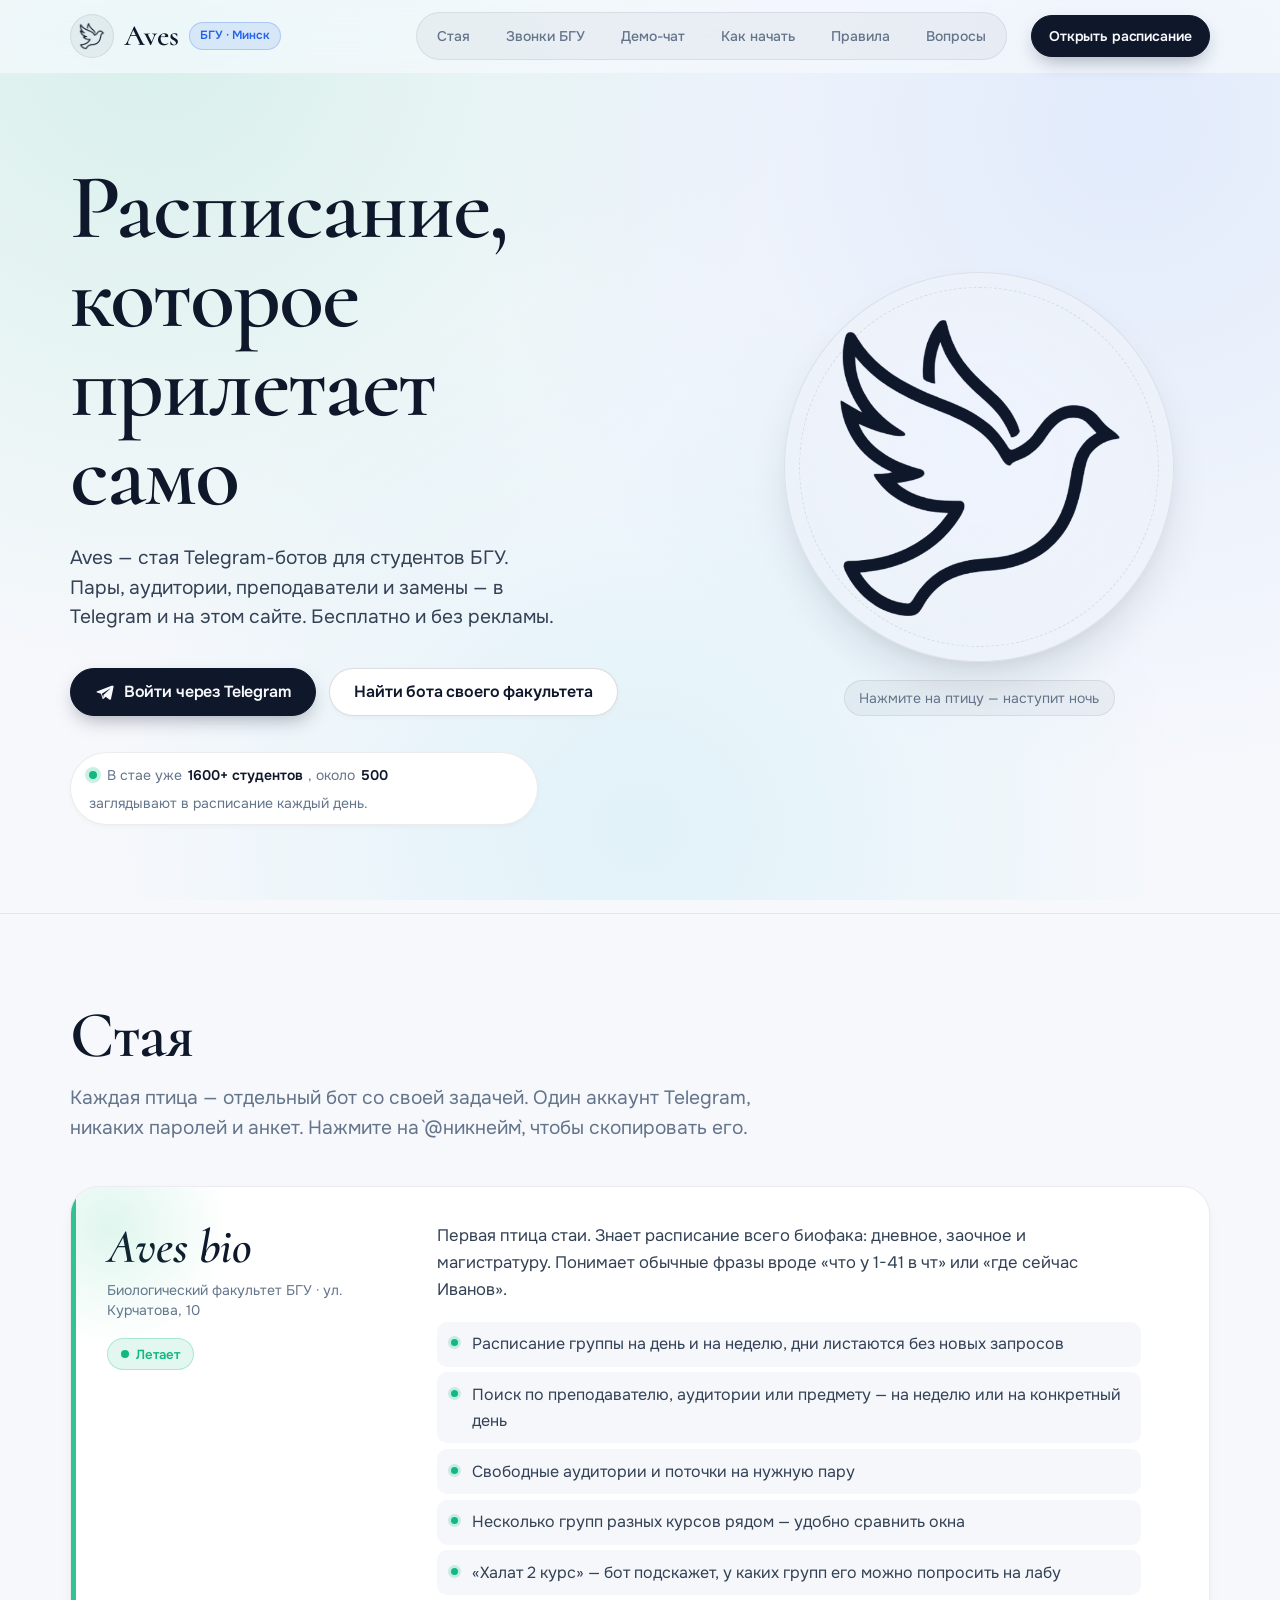
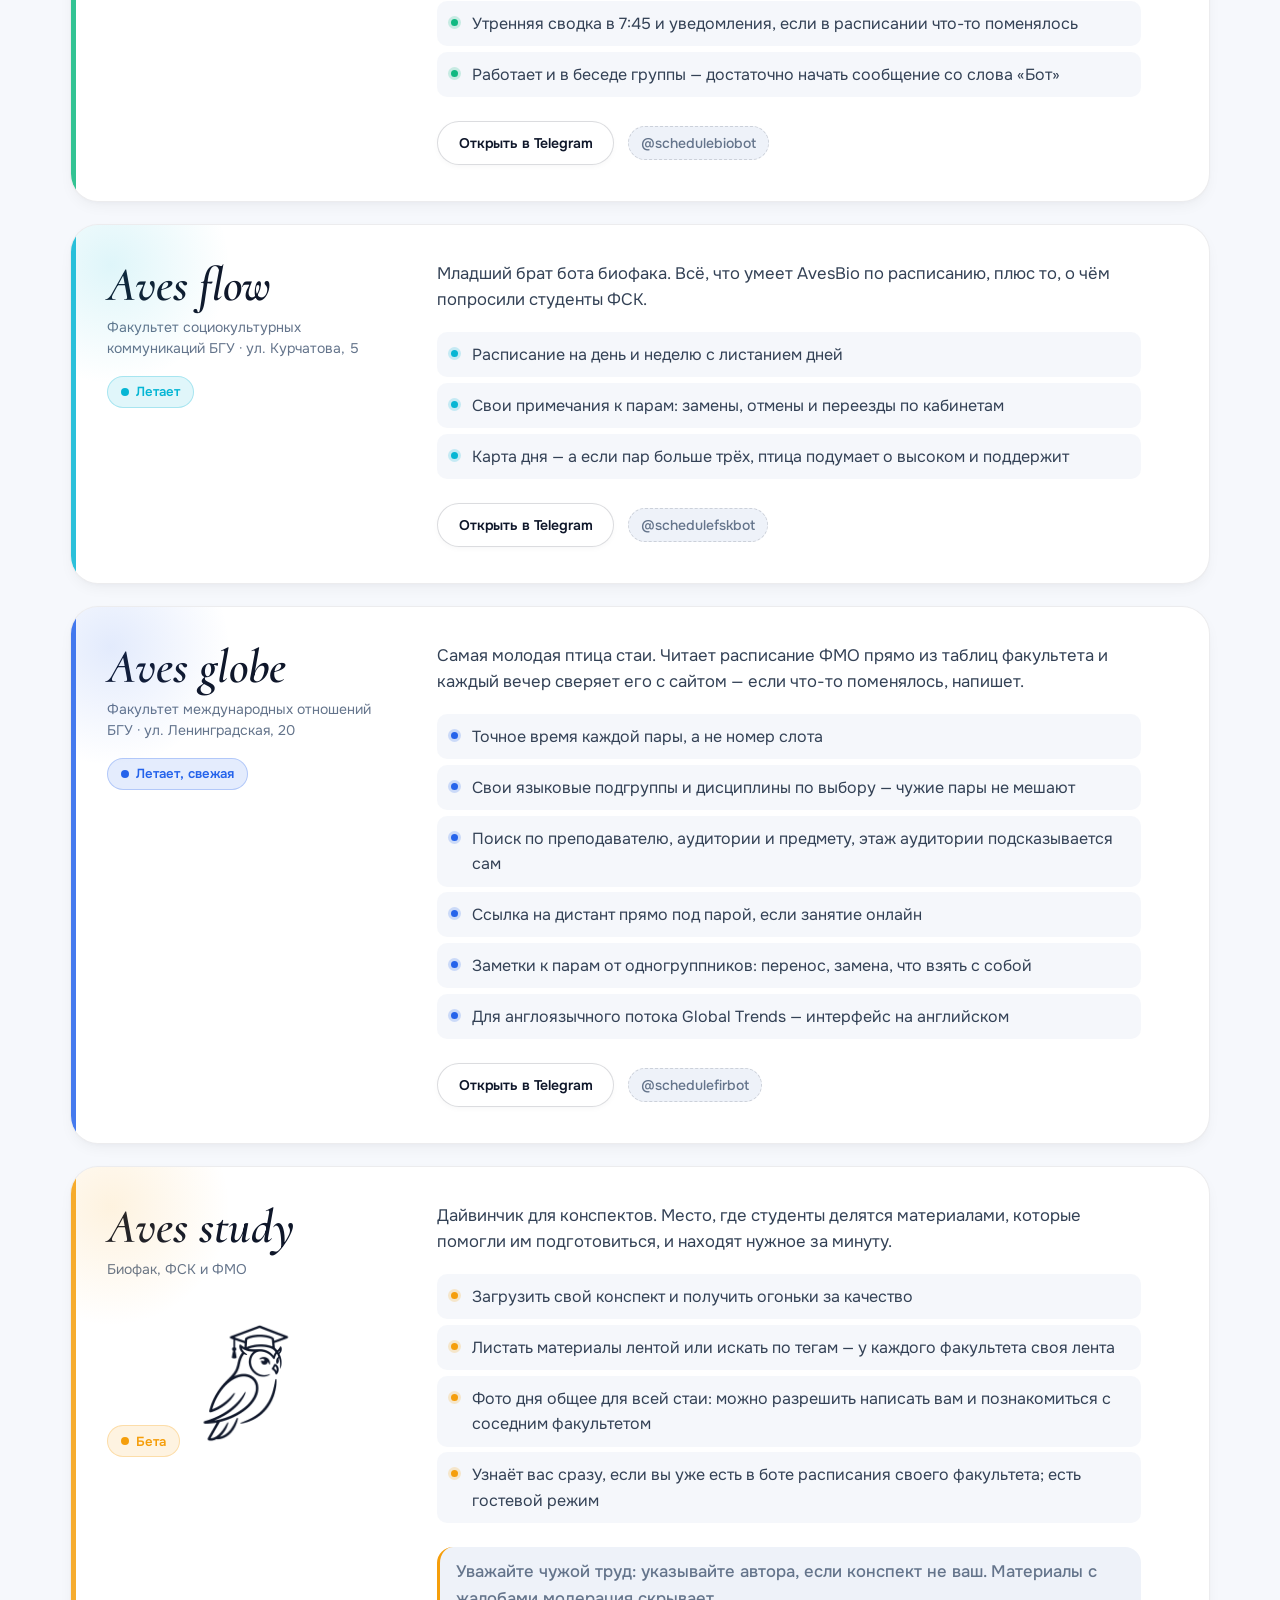
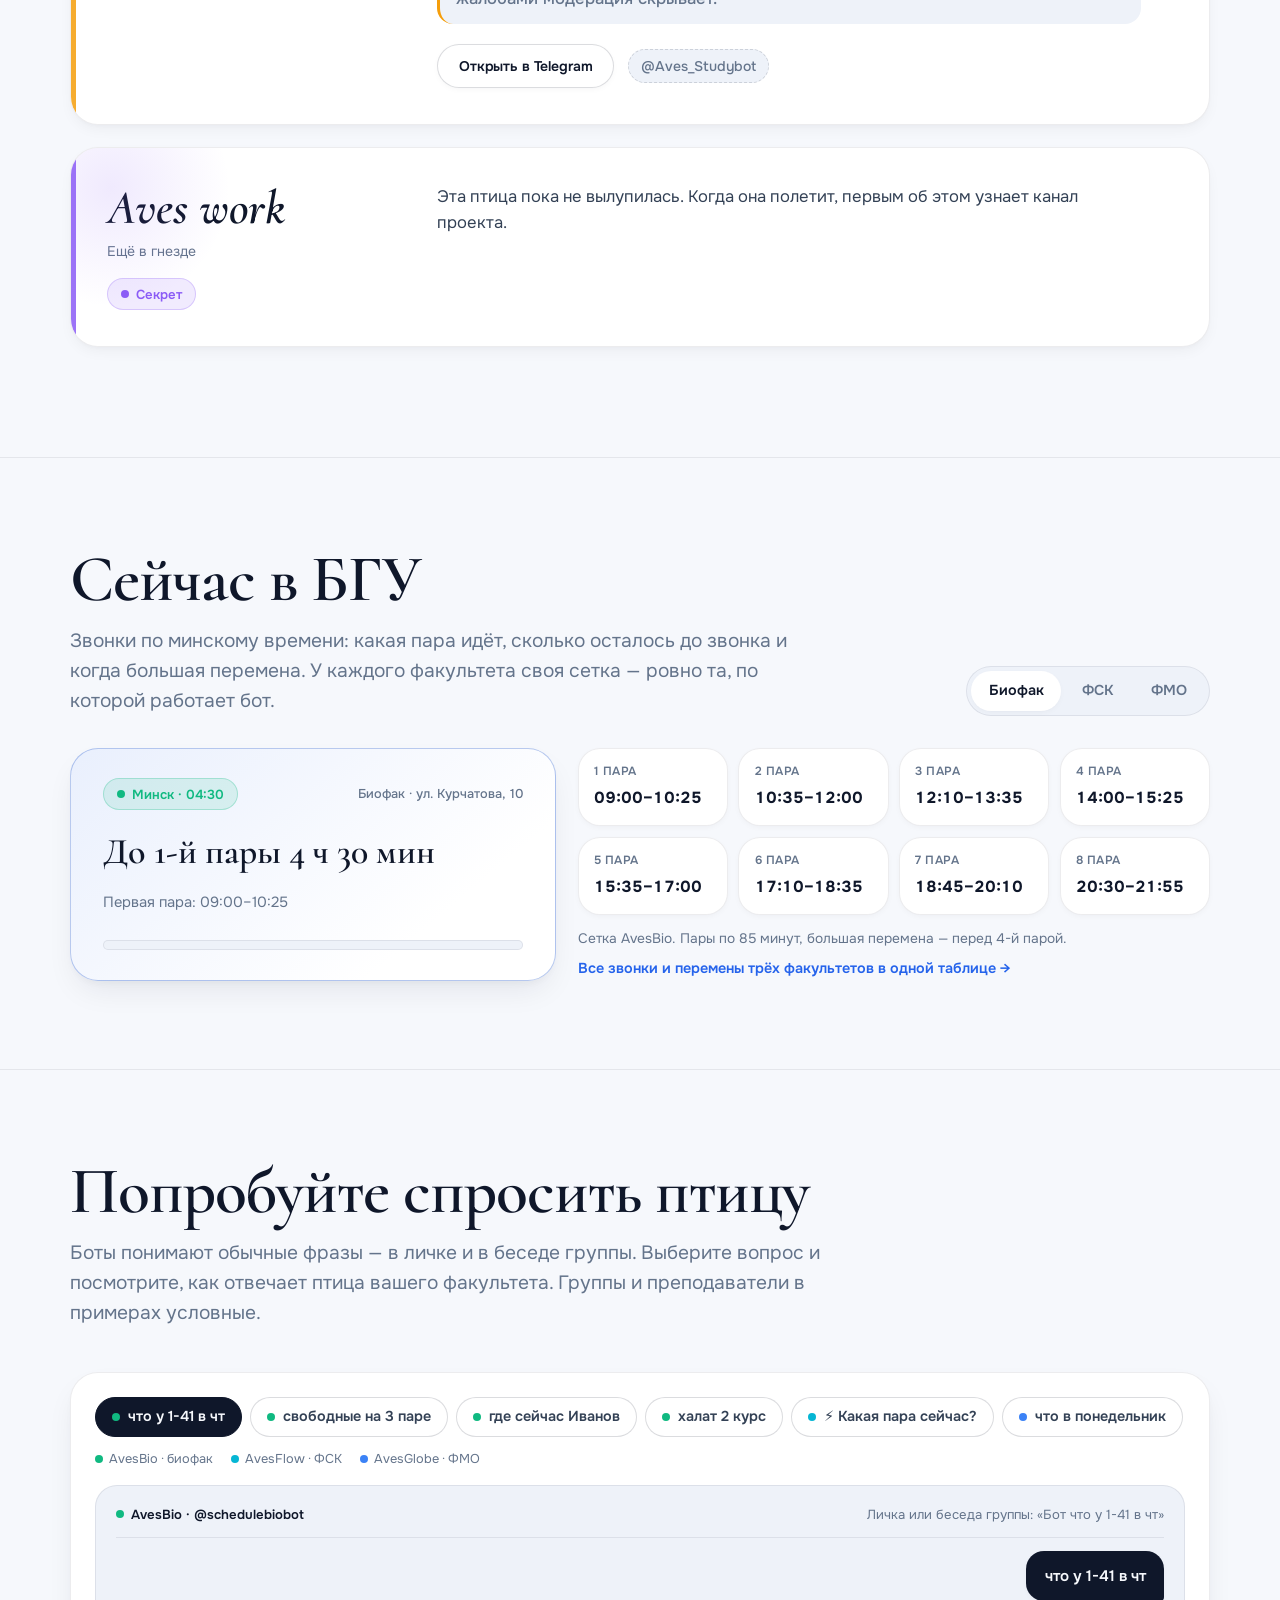
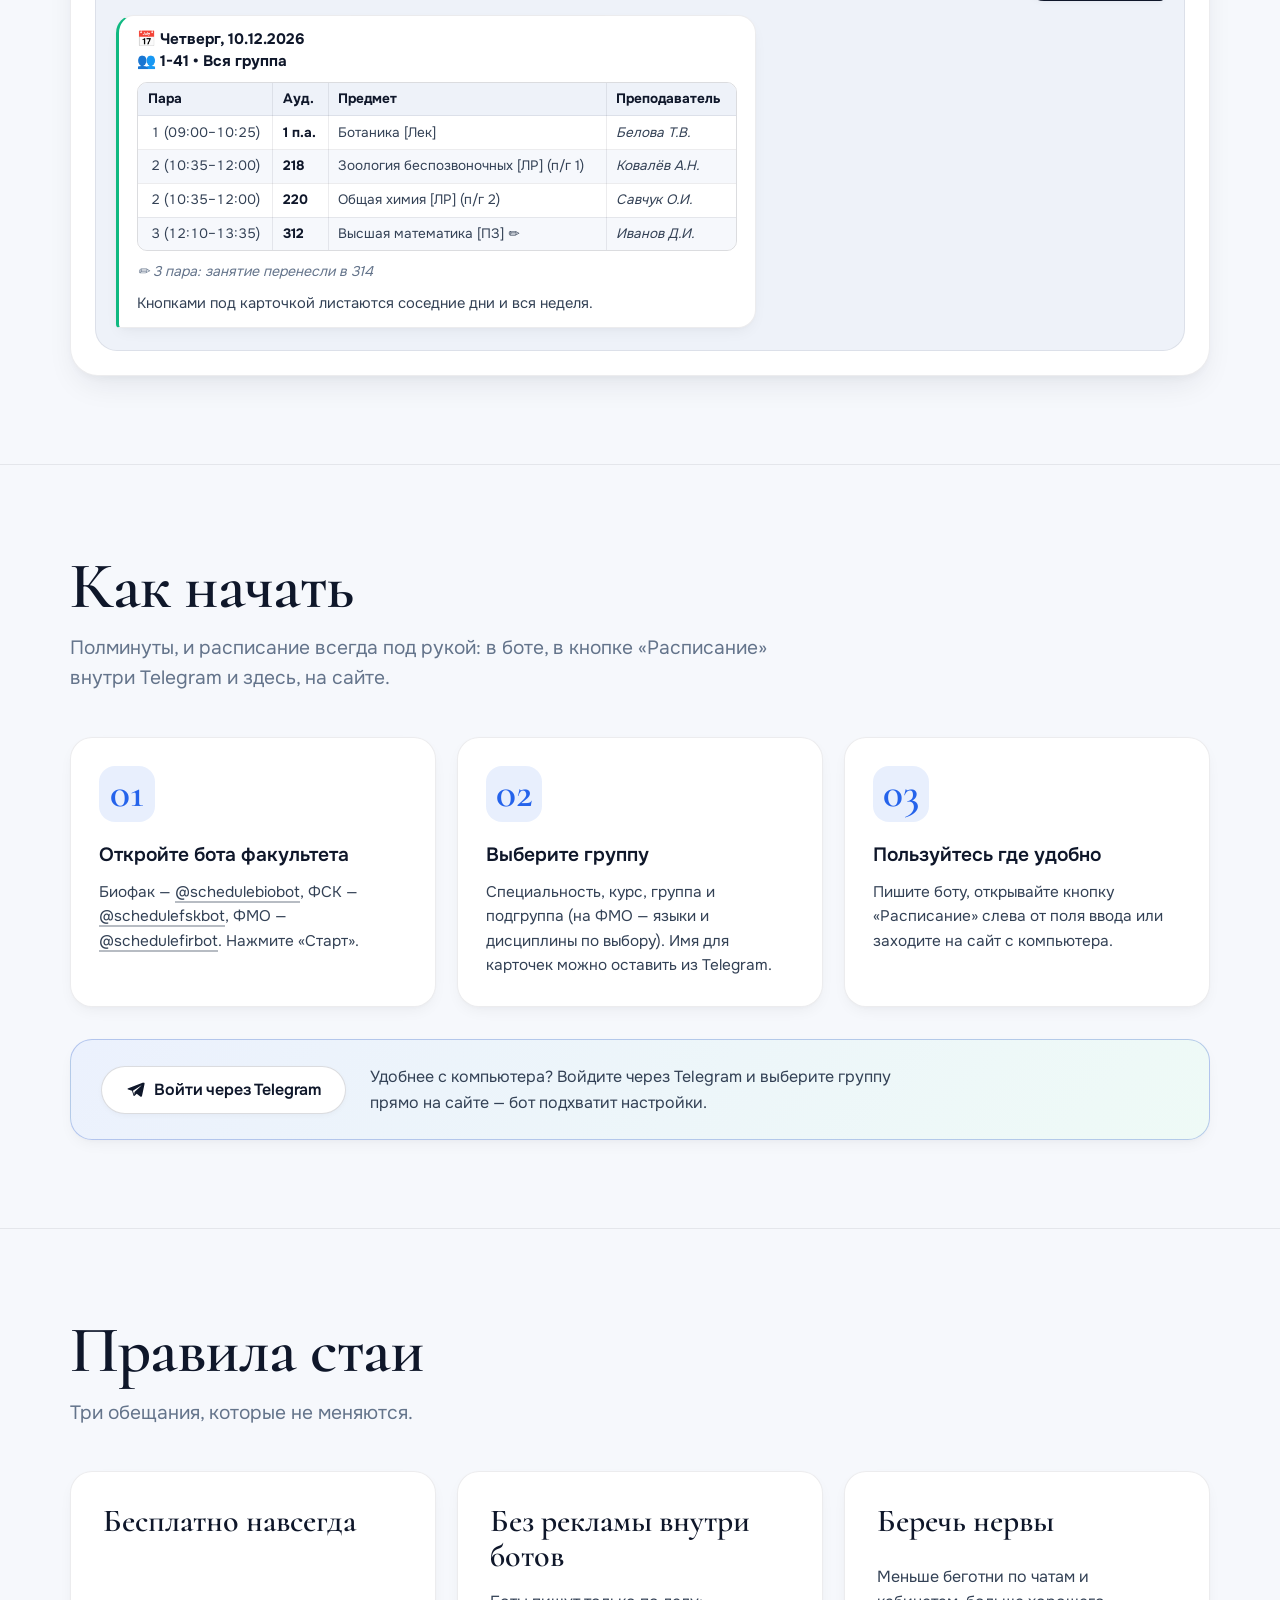
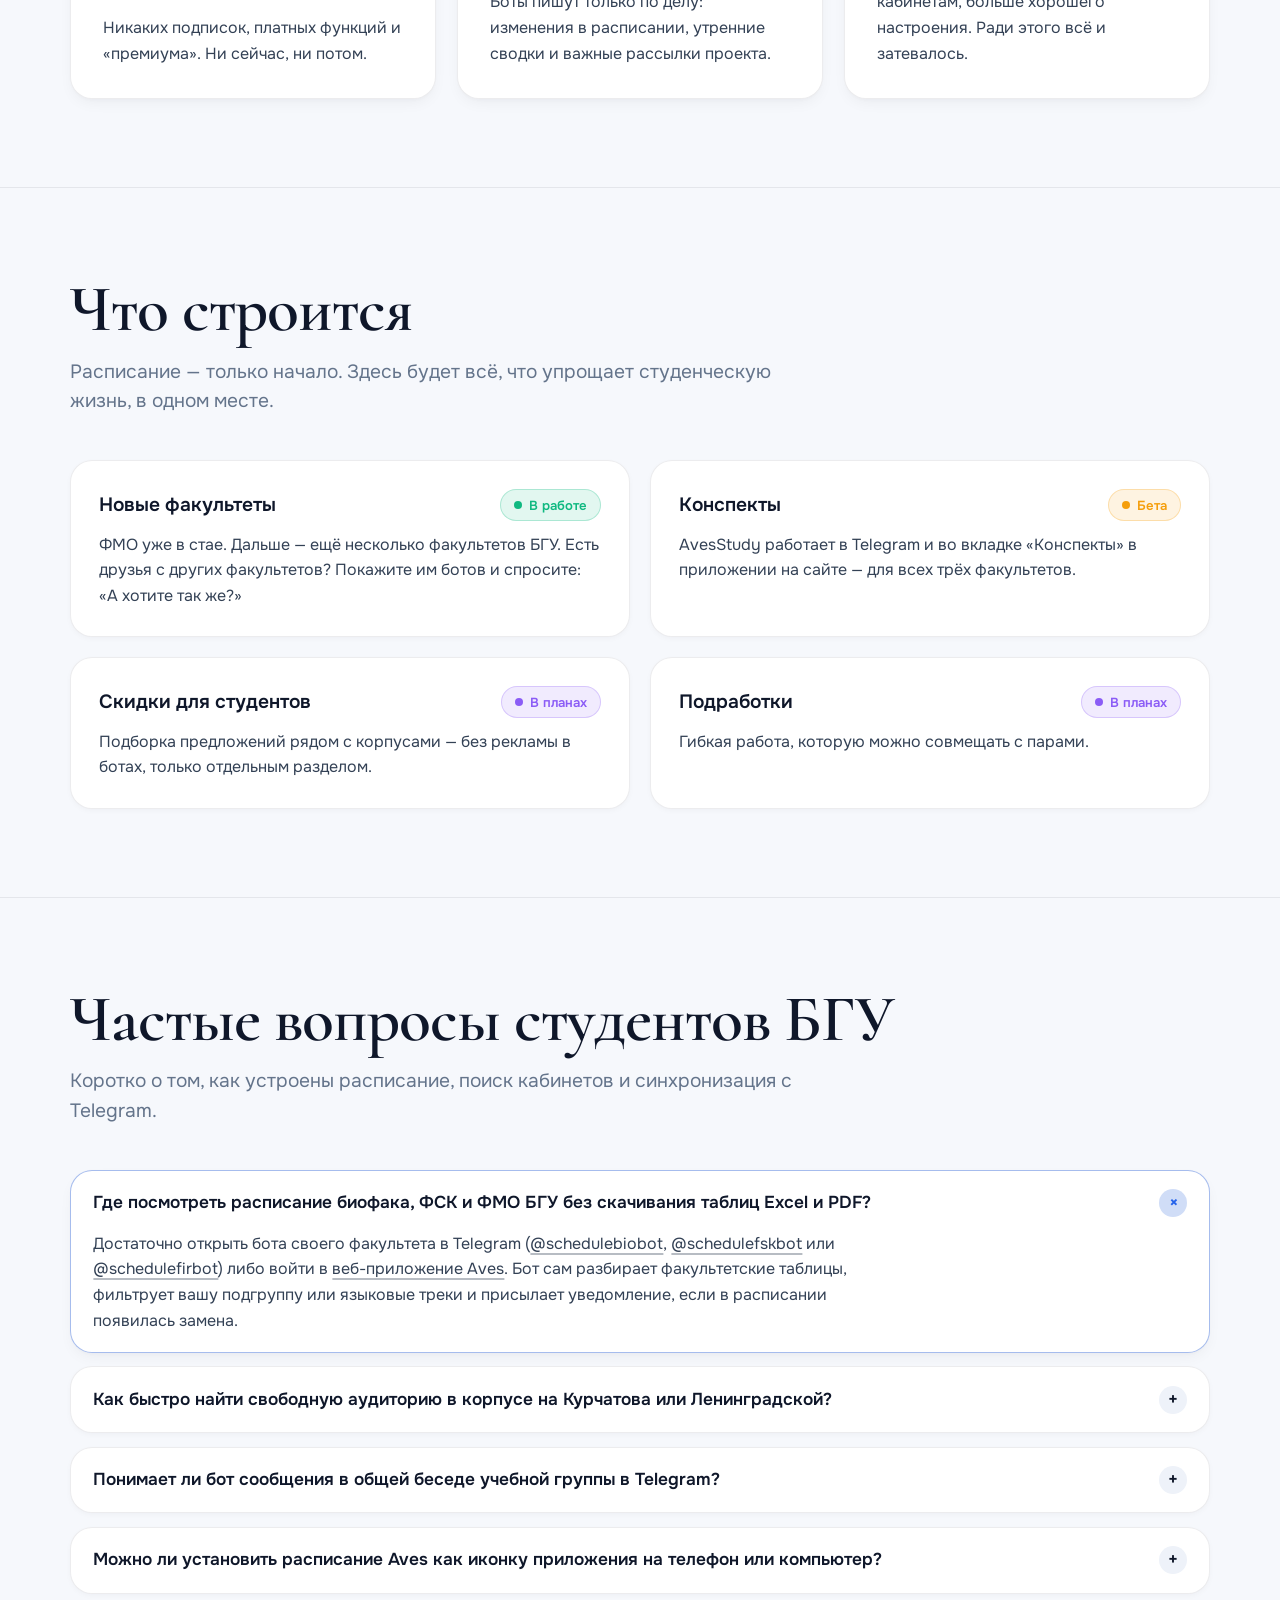
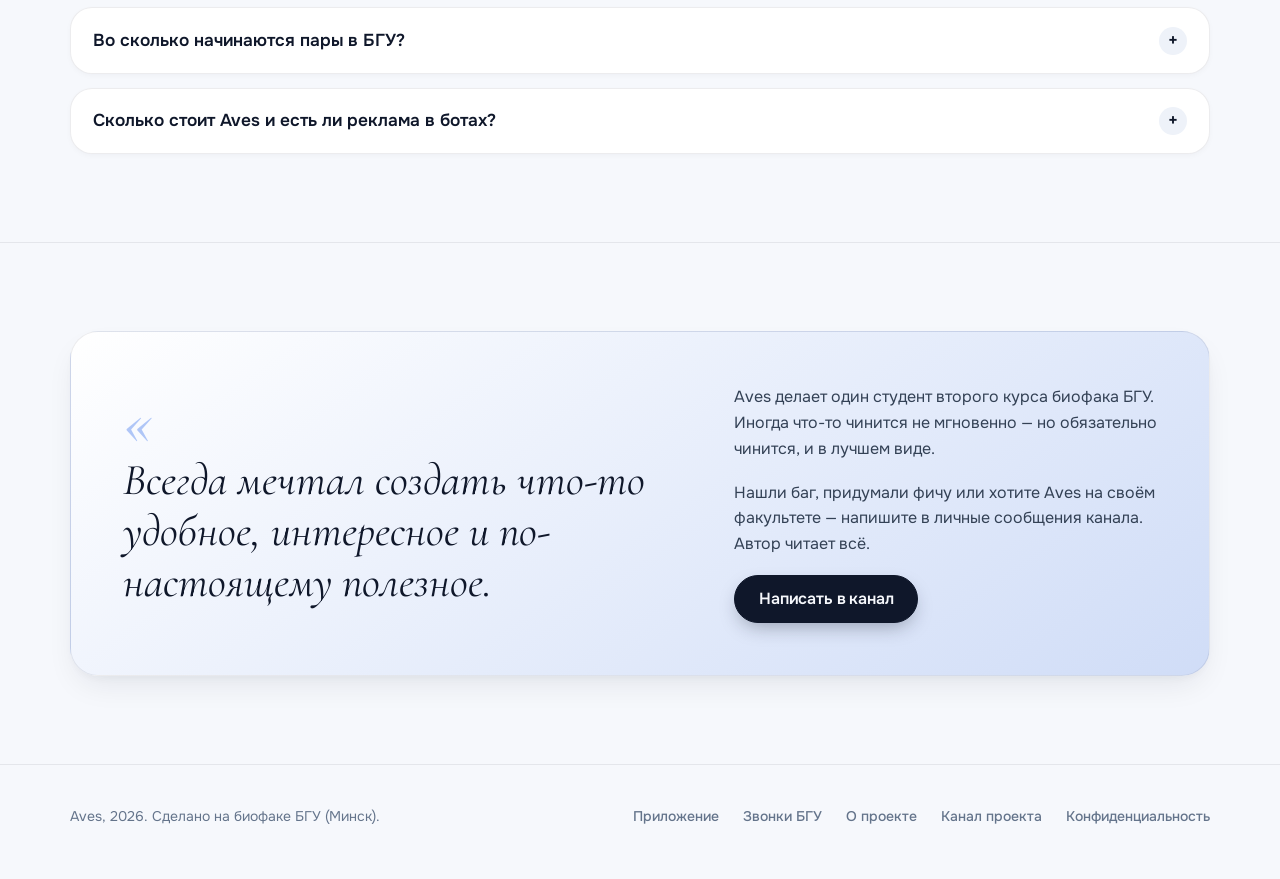
<file: index.html>
<!doctype html>
<html lang="ru" data-theme="light">
<head>
  <meta charset="utf-8">
  <meta name="viewport" content="width=device-width, initial-scale=1, viewport-fit=cover">
  <title>Aves — расписание БГУ в Telegram и на сайте (Биофак, ФСК, ФМО) · Минск</title>
  <meta name="description" content="Aves — стая бесплатных Telegram-ботов и веб-приложение для студентов БГУ в Минске: расписание пар биофака, ФСК и ФМО, поиск преподавателей и свободных аудиторий, звонки БГУ, конспекты AvesStudy и уведомления о заменах.">
  <meta name="keywords" content="расписание БГУ, биофак БГУ расписание, ФМО БГУ расписание, ФСК БГУ расписание, расписание занятий БГУ Минск, бот расписания БГУ, свободные аудитории БГУ, звонки БГУ, конспекты БГУ, Белорусский государственный университет, Курчатова 10, Ленинградская 20, Aves, AvesBio, AvesFlow, AvesGlobe, AvesStudy, schedulebiobot, schedulefskbot, schedulefirbot">
  <meta name="author" content="Aves БГУ">
  <meta name="robots" content="index, follow, max-image-preview:large, max-snippet:-1, max-video-preview:-1">
  <meta name="geo.region" content="BY-HM">
  <meta name="geo.placename" content="Минск, Беларусь">
  <meta name="geo.position" content="53.8385;27.4764">
  <meta name="ICBM" content="53.8385, 27.4764">
  <meta name="theme-color" content="#f4faf7">
  <meta name="apple-mobile-web-app-capable" content="yes">
  <meta name="apple-mobile-web-app-title" content="Aves БГУ">
  <link rel="canonical" href="https://microcosmos-bio.me/">
  <link rel="manifest" href="/site.webmanifest">
  <link rel="icon" type="image/png" sizes="64x64" href="/assets/img/favicon.png">
  <link rel="icon" type="image/png" sizes="192x192" href="/assets/img/icon-192.png">
  <link rel="apple-touch-icon" href="/assets/img/apple-touch-icon.png">
  <meta name="format-detection" content="telephone=no">
  <meta property="og:type" content="website">
  <meta property="og:site_name" content="Aves — экосистема для студентов БГУ">
  <meta property="og:title" content="Aves — расписание БГУ, которое прилетает само (Биофак, ФСК, ФМО)">
  <meta property="og:description" content="Бесплатные Telegram-боты и сайт расписания для студентов БГУ в Минске: пары, свободные аудитории, звонки, конспекты и смены без рекламы.">
  <meta property="og:url" content="https://microcosmos-bio.me/">
  <meta property="og:image" content="https://microcosmos-bio.me/assets/img/og.png">
  <meta property="og:image:width" content="1200">
  <meta property="og:image:height" content="630">
  <meta property="og:image:type" content="image/png">
  <meta property="og:image:alt" content="Aves — стая ботов расписания и конспектов для студентов БГУ">
  <meta property="og:locale" content="ru_RU">
  <meta name="twitter:card" content="summary_large_image">
  <meta name="twitter:title" content="Aves — расписание БГУ в Telegram и на сайте">
  <meta name="twitter:description" content="Расписание биофака, ФСК и ФМО БГУ, поиск преподавателей и свободных кабинетов, утренние сводки и конспекты. Бесплатно навсегда.">
  <meta name="twitter:image" content="https://microcosmos-bio.me/assets/img/og.png">
  <meta name="twitter:image:alt" content="Aves — стая ботов расписания и конспектов для студентов БГУ">
  <script>(function(){try{var t=localStorage.getItem('aves.theme');if(t)document.documentElement.dataset.theme=t;}catch(e){}})();</script>
  <link rel="preconnect" href="https://fonts.googleapis.com">
  <link rel="preconnect" href="https://fonts.gstatic.com" crossorigin>
  <link rel="stylesheet" href="https://fonts.googleapis.com/css2?family=Cormorant:ital,wght@0,400;0,500;0,600;1,400;1,500&family=Onest:wght@400;500;600;700&display=swap">
  <link rel="stylesheet" href="/assets/css/base.css">
  <link rel="stylesheet" href="/assets/css/site.css">
  <script type="application/ld+json">
  {
    "@context": "https://schema.org",
    "@graph": [
      {
        "@type": "WebSite",
        "@id": "https://microcosmos-bio.me/#website",
        "name": "Aves — расписание и конспекты БГУ",
        "alternateName": ["Aves БГУ", "AvesBio", "AvesFlow", "AvesGlobe", "AvesStudy"],
        "url": "https://microcosmos-bio.me/",
        "inLanguage": "ru",
        "description": "Стая Telegram-ботов и веб-приложение расписания для студентов Белорусского государственного университета (БГУ, Минск): биофак, ФСК, ФМО и база конспектов.",
        "publisher": { "@id": "https://microcosmos-bio.me/#organization" }
      },
      {
        "@type": "Organization",
        "@id": "https://microcosmos-bio.me/#organization",
        "name": "Aves",
        "alternateName": "Aves БГУ",
        "url": "https://microcosmos-bio.me/",
        "description": "Некоммерческий студенческий проект: бесплатные Telegram-боты расписания и конспектов для студентов БГУ.",
        "slogan": "Расписание, которое прилетает само",
        "logo": {
          "@type": "ImageObject",
          "url": "https://microcosmos-bio.me/assets/img/icon-512.png",
          "width": 512,
          "height": 512
        },
        "areaServed": {
          "@type": "City",
          "name": "Минск",
          "containedInPlace": { "@type": "Country", "name": "Беларусь" }
        },
        "sameAs": [
          "https://t.me/AvesBY",
          "https://t.me/schedulebiobot",
          "https://t.me/schedulefskbot",
          "https://t.me/schedulefirbot",
          "https://t.me/Aves_Studybot"
        ]
      },
      {
        "@type": "WebApplication",
        "@id": "https://microcosmos-bio.me/app/#app",
        "name": "Aves Расписание БГУ",
        "url": "https://microcosmos-bio.me/app/",
        "applicationCategory": "EducationalApplication",
        "operatingSystem": "Web, Telegram Mini App, iOS, Android",
        "inLanguage": "ru",
        "isAccessibleForFree": true,
        "offers": {
          "@type": "Offer",
          "price": "0",
          "priceCurrency": "BYN"
        },
        "featureList": [
          "Расписание групп Биофака, ФСК и ФМО БГУ на день и неделю",
          "Поиск преподавателей, предметов и свободных аудиторий",
          "Сравнение расписания нескольких групп для поиска общих окон",
          "Обмен конспектами AvesStudy и подбор подработок под пары"
        ]
      },
      {
        "@type": "FAQPage",
        "@id": "https://microcosmos-bio.me/#faq-schema",
        "mainEntity": [
          {
            "@type": "Question",
            "name": "Где посмотреть расписание биофака, ФСК и ФМО БГУ без скачивания таблиц Excel и PDF?",
            "acceptedAnswer": {
              "@type": "Answer",
              "text": "Достаточно открыть бота своего факультета в Telegram (@schedulebiobot, @schedulefskbot или @schedulefirbot) либо войти в веб-приложение Aves. Бот сам разбирает факультетские таблицы, фильтрует вашу подгруппу или языковые треки и присылает уведомление, если в расписании появилась замена."
            }
          },
          {
            "@type": "Question",
            "name": "Как быстро найти свободную аудиторию в корпусе на Курчатова или Ленинградской?",
            "acceptedAnswer": {
              "@type": "Answer",
              "text": "Напишите боту фразу «Свободные аудитории сейчас» или откройте вкладку «Поиск» в приложении на сайте. Aves сверит расписание всех курсов и покажет список свободных кабинетов и поточных аудиторий на текущую пару или до конца дня."
            }
          },
          {
            "@type": "Question",
            "name": "Понимает ли бот сообщения в общей беседе учебной группы в Telegram?",
            "acceptedAnswer": {
              "@type": "Answer",
              "text": "Да! Добавьте бота факультета в чат вашей группы и начните сообщение со слова «Бот» — например: «Бот что завтра» или «Бот где химия». Он ответит всей группе и не будет реагировать на обычную переписку."
            }
          },
          {
            "@type": "Question",
            "name": "Можно ли установить расписание Aves как иконку приложения на телефон или компьютер?",
            "acceptedAnswer": {
              "@type": "Answer",
              "text": "Да, сайт поддерживает установку как веб-приложение (PWA): откройте страницу /app/ в Safari на iPhone («Поделиться → На экран Домой») или в Chrome на Android и компьютере («Установить приложение») — расписание будет открываться в один тап на весь экран."
            }
          },
          {
            "@type": "Question",
            "name": "Во сколько начинаются пары в БГУ?",
            "acceptedAnswer": {
              "@type": "Answer",
              "text": "На биологическом факультете первая пара начинается в 9:00, на ФСК и ФМО — в 8:30. Полная сетка звонков всех трёх факультетов — на странице «Звонки БГУ»: microcosmos-bio.me/zvonki/."
            }
          },
          {
            "@type": "Question",
            "name": "Сколько стоит Aves и есть ли реклама в ботах?",
            "acceptedAnswer": {
              "@type": "Answer",
              "text": "Aves бесплатен для всех студентов БГУ. Это некоммерческий студенческий проект: внутри ботов нет рекламы и платных функций — приходят только сводки и уведомления об изменениях в расписании. Подробнее — на странице «О проекте»."
            }
          }
        ]
      }
    ]
  }
  </script>
</head>
<body>
  <div class="night-sky" aria-hidden="true"></div>

  <header class="site-head" id="top">
    <div class="wrap site-head__row">
      <div class="brand">
        <button class="theme-bird" type="button" data-theme-toggle aria-label="Включить ночную тему" aria-pressed="false">
          <span class="bird bird--dove"></span>
        </button>
        <a class="brand__name" href="/">Aves</a>
        <span class="brand__tag" title="Белорусский государственный университет, Минск">БГУ · Минск</span>
      </div>
      <nav class="site-nav" aria-label="Разделы">
        <a href="#flock">Стая</a>
        <a href="#bsu-live">Звонки БГУ</a>
        <a href="#try-bot">Демо-чат</a>
        <a href="#start">Как начать</a>
        <a href="#rules">Правила</a>
        <a href="#faq">Вопросы</a>
      </nav>
      <a class="btn btn--solid" href="/app/" data-open-app>Открыть расписание</a>
    </div>
  </header>

  <main>
    <section class="wrap hero">
      <div>
        <h1>Расписание, которое прилетает само</h1>
        <p class="hero__lead">Aves — стая Telegram-ботов для студентов БГУ. Пары, аудитории, преподаватели и замены — в Telegram и на этом сайте. Бесплатно и без рекламы.</p>
        <div class="hero__actions">
          <button class="btn btn--solid" type="button" data-login></button>
          <a class="btn btn--line" href="#flock">Найти бота своего факультета</a>
        </div>
        <p class="hero__note">В стае уже <strong>1600+ студентов</strong>, около <strong>500</strong> заглядывают в расписание каждый день.</p>
      </div>
      <div class="hero__bird">
        <button class="theme-bird" type="button" data-theme-toggle aria-label="Включить ночную тему" aria-pressed="false">
          <span class="bird bird--dove"></span>
        </button>
        <p class="hero__hint">Нажмите на птицу — наступит ночь</p>
      </div>
    </section>

    <section class="section" id="flock">
      <div class="wrap">
        <h2 class="section__title">Стая</h2>
        <p class="section__lead">Каждая птица — отдельный бот со своей задачей. Один аккаунт Telegram, никаких паролей и анкет. Нажмите на `@никнейм`, чтобы скопировать его.</p>

        <article class="species" data-bird="bio">
          <div>
            <h3 class="species__name">Aves bio</h3>
            <p class="species__habitat">Биологический факультет БГУ · ул. Курчатова, 10</p>
            <span class="status status--live" style="--c: var(--bio)">Летает</span>
          </div>
          <div class="species__body">
            <p>Первая птица стаи. Знает расписание всего биофака: дневное, заочное и магистратуру. Понимает обычные фразы вроде «что у 1-41 в чт» или «где сейчас Иванов».</p>
            <ul>
              <li>Расписание группы на день и на неделю, дни листаются без новых запросов</li>
              <li>Поиск по преподавателю, аудитории или предмету — на неделю или на конкретный день</li>
              <li>Свободные аудитории и поточки на нужную пару</li>
              <li>Несколько групп разных курсов рядом — удобно сравнить окна</li>
              <li>«Халат 2 курс» — бот подскажет, у каких групп его можно попросить на лабу</li>
              <li>Утренняя сводка в 7:45 и уведомления, если в расписании что-то поменялось</li>
              <li>Работает и в беседе группы — достаточно начать сообщение со слова «Бот»</li>
            </ul>
            <div class="species__links">
              <a class="btn btn--line" href="https://t.me/schedulebiobot" target="_blank" rel="noopener">Открыть в Telegram</a>
              <button class="species__handle species__copy" type="button" data-copy="@schedulebiobot" title="Скопировать ник бота">@schedulebiobot</button>
            </div>
          </div>
        </article>

        <article class="species" data-bird="flow">
          <div>
            <h3 class="species__name">Aves flow</h3>
            <p class="species__habitat">Факультет социокультурных коммуникаций БГУ · ул. Курчатова, 5</p>
            <span class="status status--live" style="--c: var(--flow)">Летает</span>
          </div>
          <div class="species__body">
            <p>Младший брат бота биофака. Всё, что умеет AvesBio по расписанию, плюс то, о чём попросили студенты ФСК.</p>
            <ul>
              <li>Расписание на день и неделю с листанием дней</li>
              <li>Свои примечания к парам: замены, отмены и переезды по кабинетам</li>
              <li>Карта дня — а если пар больше трёх, птица подумает о высоком и поддержит</li>
            </ul>
            <div class="species__links">
              <a class="btn btn--line" href="https://t.me/schedulefskbot" target="_blank" rel="noopener">Открыть в Telegram</a>
              <button class="species__handle species__copy" type="button" data-copy="@schedulefskbot" title="Скопировать ник бота">@schedulefskbot</button>
            </div>
          </div>
        </article>

        <article class="species" data-bird="globe">
          <div>
            <h3 class="species__name">Aves globe</h3>
            <p class="species__habitat">Факультет международных отношений БГУ · ул. Ленинградская, 20</p>
            <span class="status status--live" style="--c: var(--focus)">Летает, свежая</span>
          </div>
          <div class="species__body">
            <p>Самая молодая птица стаи. Читает расписание ФМО прямо из таблиц факультета и каждый вечер сверяет его с сайтом — если что-то поменялось, напишет.</p>
            <ul>
              <li>Точное время каждой пары, а не номер слота</li>
              <li>Свои языковые подгруппы и дисциплины по выбору — чужие пары не мешают</li>
              <li>Поиск по преподавателю, аудитории и предмету, этаж аудитории подсказывается сам</li>
              <li>Ссылка на дистант прямо под парой, если занятие онлайн</li>
              <li>Заметки к парам от одногруппников: перенос, замена, что взять с собой</li>
              <li>Для англоязычного потока Global Trends — интерфейс на английском</li>
            </ul>
            <div class="species__links" data-bot-links="fmo">
              <a class="btn btn--line" href="#" target="_blank" rel="noopener" data-bot-link>Открыть в Telegram</a>
              <button class="species__handle species__copy" type="button" data-bot-handle data-copy="@schedulefirbot" title="Скопировать ник бота"></button>
            </div>
          </div>
        </article>

        <article class="species" data-bird="study">
          <div>
            <h3 class="species__name">Aves study</h3>
            <p class="species__habitat">Биофак, ФСК и ФМО</p>
            <span class="status" style="--c: var(--study)">Бета</span>
            <span class="bird bird--owl species__owl" role="img" aria-label="Сова в академической шапочке"></span>
          </div>
          <div class="species__body">
            <p>Дайвинчик для конспектов. Место, где студенты делятся материалами, которые помогли им подготовиться, и находят нужное за минуту.</p>
            <ul>
              <li>Загрузить свой конспект и получить огоньки за качество</li>
              <li>Листать материалы лентой или искать по тегам — у каждого факультета своя лента</li>
              <li>Фото дня общее для всей стаи: можно разрешить написать вам и познакомиться с соседним факультетом</li>
              <li>Узнаёт вас сразу, если вы уже есть в боте расписания своего факультета; есть гостевой режим</li>
            </ul>
            <p class="species__handle">Уважайте чужой труд: указывайте автора, если конспект не ваш. Материалы с жалобами модерация скрывает.</p>
            <div class="species__links">
              <a class="btn btn--line" href="https://t.me/Aves_Studybot" target="_blank" rel="noopener">Открыть в Telegram</a>
              <button class="species__handle species__copy" type="button" data-copy="@Aves_Studybot" title="Скопировать ник бота">@Aves_Studybot</button>
            </div>
          </div>
        </article>

        <article class="species" data-bird="work">
          <div>
            <h3 class="species__name">Aves work</h3>
            <p class="species__habitat">Ещё в гнезде</p>
            <span class="status" style="--c: var(--work)">Секрет</span>
          </div>
          <div class="species__body">
            <p>Эта птица пока не вылупилась. Когда она полетит, первым об этом узнает канал проекта.</p>
          </div>
        </article>
      </div>
    </section>

    <!-- ЖИВОЙ РАДАР ЗВОНКОВ: у каждого факультета своя сетка, время — из ботов -->
    <section class="section" id="bsu-live">
      <div class="wrap">
        <div class="live-head">
          <div>
            <h2 class="section__title">Сейчас в БГУ</h2>
            <p class="section__lead">Звонки по минскому времени: какая пара идёт, сколько осталось до звонка и когда большая перемена. У каждого факультета своя сетка — ровно та, по которой работает бот.</p>
          </div>
          <div class="seg" role="group" aria-label="Сетка звонков факультета">
            <button type="button" data-bells-mode="bio" aria-pressed="true">Биофак</button>
            <button type="button" data-bells-mode="fsk" aria-pressed="false">ФСК</button>
            <button type="button" data-bells-mode="fmo" aria-pressed="false">ФМО</button>
          </div>
        </div>

        <div class="bsu-radar">
          <div class="bsu-radar__now">
            <div class="bsu-radar__top">
              <span class="status status--live" style="--c: var(--live)" id="minsk-clock">Минск · --:--</span>
              <span class="bsu-radar__campus" id="bells-campus-label">Биофак · ул. Курчатова, 10</span>
            </div>
            <h3 class="bsu-radar__status" id="bells-status-title">Сверяем часы с главным корпусом…</h3>
            <p class="bsu-radar__sub" id="bells-status-sub">Показываем текущую пару или перемену в реальном времени</p>
            <div class="bsu-radar__bar" aria-hidden="true">
              <i id="bells-progress" style="width: 0%"></i>
            </div>
          </div>
          <div>
            <div class="bsu-bells" id="bells-grid" aria-label="Расписание звонков"></div>
            <p class="bsu-bells__note" id="bells-note"></p>
            <a class="bsu-bells__more" href="/zvonki/">Все звонки и перемены трёх факультетов в одной таблице →</a>
          </div>
        </div>
      </div>
    </section>

    <!-- ДЕМО-ЧАТ: примеры запросов и ответы в том виде, в каком их присылают боты -->
    <section class="section" id="try-bot">
      <div class="wrap">
        <h2 class="section__title">Попробуйте спросить птицу</h2>
        <p class="section__lead">Боты понимают обычные фразы — в личке и в беседе группы. Выберите вопрос и посмотрите, как отвечает птица вашего факультета. Группы и преподаватели в примерах условные.</p>

        <div class="chat-sim">
          <div class="chat-sim__prompts" role="group" aria-label="Примеры запросов">
            <button class="chip is-on" type="button" data-sim-q="0" data-bot="bio" aria-pressed="true">что у 1-41 в чт</button>
            <button class="chip" type="button" data-sim-q="1" data-bot="bio" aria-pressed="false">свободные на 3 паре</button>
            <button class="chip" type="button" data-sim-q="2" data-bot="bio" aria-pressed="false">где сейчас Иванов</button>
            <button class="chip" type="button" data-sim-q="3" data-bot="bio" aria-pressed="false">халат 2 курс</button>
            <button class="chip" type="button" data-sim-q="4" data-bot="fsk" aria-pressed="false">⚡ Какая пара сейчас?</button>
            <button class="chip" type="button" data-sim-q="5" data-bot="fmo" aria-pressed="false">что в понедельник</button>
          </div>
          <p class="chat-sim__legend" aria-hidden="true">
            <span data-bot="bio">AvesBio · биофак</span>
            <span data-bot="fsk">AvesFlow · ФСК</span>
            <span data-bot="fmo">AvesGlobe · ФМО</span>
          </p>
          <div class="chat-sim__window" aria-live="polite">
            <div class="chat-sim__meta">
              <b id="sim-bot-name">AvesBio</b>
              <span id="sim-caption">Личка или беседа группы</span>
            </div>
            <div class="chat-msg chat-msg--user" id="sim-user">что у 1-41 в чт</div>
            <div class="chat-msg chat-msg--bot" id="sim-bot"></div>
          </div>
        </div>
      </div>
    </section>

    <section class="section" id="start">
      <div class="wrap">
        <h2 class="section__title">Как начать</h2>
        <p class="section__lead">Полминуты, и расписание всегда под рукой: в боте, в кнопке «Расписание» внутри Telegram и здесь, на сайте.</p>
        <ol class="steps">
          <li>
            <h3>Откройте бота факультета</h3>
            <p>Биофак — <a href="https://t.me/schedulebiobot" target="_blank" rel="noopener">@schedulebiobot</a>, ФСК — <a href="https://t.me/schedulefskbot" target="_blank" rel="noopener">@schedulefskbot</a><span data-bot-inline="fmo">, ФМО — <a href="#" target="_blank" rel="noopener" data-bot-link></a></span>. Нажмите «Старт».</p>
          </li>
          <li>
            <h3>Выберите группу</h3>
            <p>Специальность, курс, группа и подгруппа (на ФМО — языки и дисциплины по выбору). Имя для карточек можно оставить из Telegram.</p>
          </li>
          <li>
            <h3>Пользуйтесь где удобно</h3>
            <p>Пишите боту, открывайте кнопку «Расписание» слева от поля ввода или заходите на сайт с компьютера.</p>
          </li>
        </ol>
        <div class="web-start">
          <button class="btn btn--line" type="button" data-login></button>
          <p>Удобнее с компьютера? Войдите через Telegram и выберите группу прямо на сайте — бот подхватит настройки.</p>
        </div>
      </div>
    </section>

    <section class="section" id="rules">
      <div class="wrap">
        <h2 class="section__title">Правила стаи</h2>
        <p class="section__lead">Три обещания, которые не меняются.</p>
        <div class="rules">
          <div class="rule">
            <h3>Бесплатно навсегда</h3>
            <p>Никаких подписок, платных функций и «премиума». Ни сейчас, ни потом.</p>
          </div>
          <div class="rule">
            <h3>Без рекламы внутри ботов</h3>
            <p>Боты пишут только по делу: изменения в расписании, утренние сводки и важные рассылки проекта.</p>
          </div>
          <div class="rule">
            <h3>Беречь нервы</h3>
            <p>Меньше беготни по чатам и кабинетам, больше хорошего настроения. Ради этого всё и затевалось.</p>
          </div>
        </div>
      </div>
    </section>

    <section class="section" id="plans">
      <div class="wrap">
        <h2 class="section__title">Что строится</h2>
        <p class="section__lead">Расписание — только начало. Здесь будет всё, что упрощает студенческую жизнь, в одном месте.</p>
        <div class="plans">
          <div class="plan">
            <h3>Новые факультеты <span class="status status--live" style="--c: var(--live)">В работе</span></h3>
            <p>ФМО уже в стае. Дальше — ещё несколько факультетов БГУ. Есть друзья с других факультетов? Покажите им ботов и спросите: «А хотите так же?»</p>
          </div>
          <div class="plan">
            <h3>Конспекты <span class="status" style="--c: var(--study)">Бета</span></h3>
            <p>AvesStudy работает в Telegram и во вкладке «Конспекты» в приложении на сайте — для всех трёх факультетов.</p>
          </div>
          <div class="plan">
            <h3>Скидки для студентов <span class="status" style="--c: var(--work)">В планах</span></h3>
            <p>Подборка предложений рядом с корпусами — без рекламы в ботах, только отдельным разделом.</p>
          </div>
          <div class="plan">
            <h3>Подработки <span class="status" style="--c: var(--work)">В планах</span></h3>
            <p>Гибкая работа, которую можно совмещать с парами.</p>
          </div>
        </div>
      </div>
    </section>

    <!-- НОВАЯ ФИШКА 3: СПРАВОЧНИК КОРПУСОВ И ЧАСТЫЕ ВОПРОСЫ СТУДЕНТОВ БГУ (SEO + UX) -->
    <section class="section" id="faq">
      <div class="wrap">
        <h2 class="section__title">Частые вопросы студентов БГУ</h2>
        <p class="section__lead">Коротко о том, как устроены расписание, поиск кабинетов и синхронизация с Telegram.</p>
        <div class="faq-list">
          <details class="faq-item" open>
            <summary>Где посмотреть расписание биофака, ФСК и ФМО БГУ без скачивания таблиц Excel и PDF?</summary>
            <p>Достаточно открыть бота своего факультета в Telegram (<a href="https://t.me/schedulebiobot" target="_blank" rel="noopener">@schedulebiobot</a>, <a href="https://t.me/schedulefskbot" target="_blank" rel="noopener">@schedulefskbot</a> или <a href="https://t.me/schedulefirbot" target="_blank" rel="noopener">@schedulefirbot</a>) либо войти в <a href="/app/">веб-приложение Aves</a>. Бот сам разбирает факультетские таблицы, фильтрует вашу подгруппу или языковые треки и присылает уведомление, если в расписании появилась замена.</p>
          </details>
          <details class="faq-item">
            <summary>Как быстро найти свободную аудиторию в корпусе на Курчатова или Ленинградской?</summary>
            <p>Напишите боту фразу «Свободные аудитории сейчас» или откройте вкладку «Поиск» в приложении на сайте. Aves сверит расписание всех курсов и покажет список свободных кабинетов и поточных аудиторий на текущую пару или до конца дня.</p>
          </details>
          <details class="faq-item">
            <summary>Понимает ли бот сообщения в общей беседе учебной группы в Telegram?</summary>
            <p>Да! Добавьте бота факультета в чат вашей группы и начните сообщение со слова «Бот» — например: «Бот что завтра» или «Бот где химия». Он ответит всей группе и не будет реагировать на обычную переписку.</p>
          </details>
          <details class="faq-item">
            <summary>Можно ли установить расписание Aves как иконку приложения на телефон или компьютер?</summary>
            <p>Да, сайт поддерживает установку как веб-приложение (PWA): откройте страницу <a href="/app/">/app/</a> в Safari на iPhone («Поделиться → На экран Домой») или в Chrome на Android и компьютере («Установить приложение») — расписание будет открываться в один тап на весь экран.</p>
          </details>
          <details class="faq-item">
            <summary>Во сколько начинаются пары в БГУ?</summary>
            <p>На биологическом факультете первая пара начинается в 9:00, на ФСК и ФМО — в 8:30. Полная сетка звонков всех трёх факультетов — на странице <a href="/zvonki/">«Звонки БГУ»</a>.</p>
          </details>
          <details class="faq-item">
            <summary>Сколько стоит Aves и есть ли реклама в ботах?</summary>
            <p>Aves бесплатен для всех студентов БГУ. Это некоммерческий студенческий проект: внутри ботов нет рекламы и платных функций — приходят только сводки и уведомления об изменениях в расписании. Подробнее — на странице <a href="/o-proekte/">«О проекте»</a>.</p>
          </details>
        </div>
      </div>
    </section>

    <section class="section" id="author">
      <div class="wrap author">
        <blockquote>
          <p>Всегда мечтал создать что-то удобное, интересное и по-настоящему полезное.</p>
        </blockquote>
        <div class="author__side">
          <p>Aves делает один студент второго курса биофака БГУ. Иногда что-то чинится не мгновенно — но обязательно чинится, и в лучшем виде.</p>
          <p>Нашли баг, придумали фичу или хотите Aves на своём факультете — напишите в личные сообщения канала. Автор читает всё.</p>
          <a class="btn btn--solid" data-channel href="#" target="_blank" rel="noopener">Написать в канал</a>
        </div>
      </div>
    </section>
  </main>

  <footer class="site-foot">
    <div class="wrap site-foot__row">
      <span>Aves, 2026. Сделано на биофаке БГУ (Минск).</span>
      <nav aria-label="Ссылки">
        <a href="/app/">Приложение</a>
        <a href="/zvonki/">Звонки БГУ</a>
        <a href="/o-proekte/">О проекте</a>
        <a data-channel href="#" target="_blank" rel="noopener">Канал проекта</a>
        <a href="/privacy/">Конфиденциальность</a>
      </nav>
    </div>
  </footer>

  <div class="site-toast" id="site-toast" role="status" aria-live="polite"></div>

  <script src="/assets/js/config.js"></script>
  <script src="/assets/js/theme.js"></script>
  <script src="/assets/js/aves.js"></script>
  <script src="/assets/js/bells.js"></script>
  <script>
    (function () {
      var logged = Aves.isLoggedIn();
      document.querySelectorAll("[data-login]").forEach(function (b) {
        if (logged) {
          b.textContent = "Открыть моё расписание";
          b.addEventListener("click", function () { location.href = "/app/"; });
        } else {
          b.innerHTML = Aves.tgIcon + "<span>Войти через Telegram</span>";
          b.addEventListener("click", function () { b.disabled = true; Aves.startLogin("/app/"); });
        }
      });
      document.querySelectorAll("[data-channel]").forEach(function (a) { a.href = Aves.config.channelUrl; });

      // Username ботов, которых нет в разметке (ФМО), берём из config.js — там он уже вписан
      document.querySelectorAll("[data-bot-links], [data-bot-inline]").forEach(function (box) {
        var key = box.getAttribute("data-bot-links") || box.getAttribute("data-bot-inline");
        var f = (Aves.config.faculties || {})[key];
        var bot = f && f.bot && !/^REPLACE/.test(f.bot) ? f.bot : null;
        if (!bot) {
          if (box.hasAttribute("data-bot-inline")) box.hidden = true;
          else box.innerHTML = '<span class="species__handle">Ссылка на бота появится здесь совсем скоро</span>';
          return;
        }
        box.querySelectorAll("[data-bot-link]").forEach(function (a) {
          a.href = "https://t.me/" + bot;
          if (!a.textContent.trim()) a.textContent = "@" + bot;
        });
        box.querySelectorAll("[data-bot-handle]").forEach(function (s) {
          s.textContent = "@" + bot;
          s.setAttribute("data-copy", "@" + bot);
        });
      });

      var head = document.querySelector(".site-head");
      addEventListener("scroll", function () { head.classList.toggle("is-scrolled", scrollY > 8); }, { passive: true });

      // Всплывающее уведомление и копирование @username бота в 1 клик
      var toastTimer;
      function showSiteToast(msg) {
        var t = document.getElementById("site-toast");
        if (!t) return;
        t.textContent = msg;
        t.classList.add("is-on");
        clearTimeout(toastTimer);
        toastTimer = setTimeout(function () { t.classList.remove("is-on"); }, 2400);
      }

      document.addEventListener("click", function (e) {
        var copyBtn = e.target.closest("[data-copy]");
        if (!copyBtn) return;
        var val = copyBtn.getAttribute("data-copy");
        if (!val) return;
        if (navigator.clipboard && navigator.clipboard.writeText) {
          navigator.clipboard.writeText(val).then(function () {
            showSiteToast("Скопировано в буфер: " + val);
          }).catch(function () {});
        } else {
          var ta = document.createElement("textarea");
          ta.value = val;
          document.body.appendChild(ta);
          ta.select();
          try { document.execCommand("copy"); showSiteToast("Скопировано в буфер: " + val); } catch (_) {}
          ta.remove();
        }
      });

      /* ───────────── Время по Минску и сетки звонков — из общего assets/js/bells.js ───────────── */
      var B = window.AvesBells;
      var BELLS = B.data, minskNow = B.minskNow;
      var DAY_NAMES = ["Понедельник", "Вторник", "Среда", "Четверг", "Пятница", "Суббота", "Воскресенье"];
      function addDays(d, n) { var x = new Date(d.getTime()); x.setUTCDate(x.getUTCDate() + n); return x; }
      function ddmm(d) { return String(d.getUTCDate()).padStart(2, "0") + "." + String(d.getUTCMonth() + 1).padStart(2, "0"); }
      function ddmmyyyy(d) { return ddmm(d) + "." + d.getUTCFullYear(); }

      /* ───────────── Живой радар звонков ───────────── */
      // Какую сетку показать: выбор посетителя → факультет, под которым он входил в приложение → биофак
      var bellsMode = "bio";
      try {
        var savedMode = localStorage.getItem("aves.bells");
        var appFaculty = Aves.store && Aves.K ? Aves.store.get(Aves.K.faculty) : null;
        if (savedMode && BELLS[savedMode]) bellsMode = savedMode;
        else if (appFaculty && BELLS[appFaculty]) bellsMode = appFaculty;
      } catch (_) {}

      function updateBellsRadar() {
        var grid = document.getElementById("bells-grid");
        if (!grid) return;
        var now = minskNow();
        var cfg = BELLS[bellsMode];
        var st = B.status(bellsMode, now);

        document.getElementById("minsk-clock").textContent = "Минск · " + now.hh + ":" + now.mm;
        document.getElementById("bells-campus-label").textContent = cfg.campus;
        document.getElementById("bells-note").textContent = cfg.note;
        document.getElementById("bells-status-title").textContent = st.title;
        document.getElementById("bells-status-sub").textContent = st.sub;
        document.getElementById("bells-progress").style.width = st.pct + "%";

        grid.innerHTML = cfg.slots.map(function (sl, idx) {
          var isPast = !st.sunday && now.minutes >= B.toMin(sl[1]);
          return '<div class="bell-card' + (idx === st.active ? " is-now" : "") + (isPast ? " is-past" : "") + '">' +
            '<span class="bell-card__num">' + (idx + 1) + " пара" + (idx === st.active ? " · сейчас" : "") + "</span>" +
            '<strong class="bell-card__time">' + sl[0] + "–" + sl[1] + "</strong>" +
          "</div>";
        }).join("");
      }

      function syncBellsButtons() {
        document.querySelectorAll("[data-bells-mode]").forEach(function (b) {
          b.setAttribute("aria-pressed", String(b.getAttribute("data-bells-mode") === bellsMode));
        });
      }
      document.querySelectorAll("[data-bells-mode]").forEach(function (btn) {
        btn.addEventListener("click", function () {
          bellsMode = btn.getAttribute("data-bells-mode");
          try { localStorage.setItem("aves.bells", bellsMode); } catch (_) {}
          syncBellsButtons();
          updateBellsRadar();
        });
      });
      syncBellsButtons();
      updateBellsRadar();
      setInterval(function () { if (!document.hidden) updateBellsRadar(); }, 30000);
      document.addEventListener("visibilitychange", function () { if (!document.hidden) updateBellsRadar(); });

      /* ───────────── Демо-чат ─────────────
         Ответы собраны так же, как их присылают боты: заголовок карточки, таблица
         «Пара · Ауд. · Предмет · Преподаватель», заметки под таблицей. Время пар — из BELLS,
         даты считаются от сегодняшнего дня, поэтому пример не устаревает. */
      var BOTS = {
        bio: { name: "AvesBio", handle: "@schedulebiobot" },
        fsk: { name: "AvesFlow", handle: "@schedulefskbot" },
        fmo: { name: "AvesGlobe", handle: "@schedulefirbot" }
      };
      function slot(fac, n) { var s = BELLS[fac].slots[n - 1]; return { start: s[0], end: s[1], cell: n + " (" + s[0] + "–" + s[1] + ")" }; }
      // Ближайший нужный день недели (сегодня или вперёд), как считает парсер ботов
      function nextWeekday(target) { var n = minskNow(); return addDays(n.date, (target - n.weekday + 7) % 7); }
      // Учебный день для примеров «сейчас»: сегодня, а в воскресенье — понедельник
      function studyDay() { var n = minskNow(); return n.weekday === 6 ? addDays(n.date, 1) : n.date; }
      function dayOf(d) { return DAY_NAMES[(d.getUTCDay() + 6) % 7]; }

      function card(lines) { return '<p class="sim-head">' + lines.join("<br>") + "</p>"; }
      function table(cols, rows) {
        return '<div class="sim-table"><table><thead><tr>' + cols.map(function (c) { return "<th>" + c + "</th>"; }).join("") +
          "</tr></thead><tbody>" + rows.map(function (r) {
            return "<tr>" + r.map(function (c, i) { return "<td" + (i === 0 ? ' class="sim-time"' : "") + ">" + c + "</td>"; }).join("") + "</tr>";
          }).join("") + "</tbody></table></div>";
      }
      function note(text) { return '<p class="sim-note">' + text + "</p>"; }
      function line(text) { return '<p class="sim-line">' + text + "</p>"; }

      var SIM = [
        {
          bot: "bio", q: "что у 1-41 в чт", caption: "Личка или беседа группы: «Бот что у 1-41 в чт»",
          render: function () {
            var d = nextWeekday(3);
            return card(["📅 " + dayOf(d) + ", " + ddmmyyyy(d), "👥 1-41 • Вся группа"]) +
              table(["Пара", "Ауд.", "Предмет", "Преподаватель"], [
                [slot("bio", 1).cell, "<b>1 п.а.</b>", "Ботаника [Лек]", "<i>Белова Т.В.</i>"],
                [slot("bio", 2).cell, "<b>218</b>", "Зоология беспозвоночных [ЛР] (п/г 1)", "<i>Ковалёв А.Н.</i>"],
                [slot("bio", 2).cell, "<b>220</b>", "Общая химия [ЛР] (п/г 2)", "<i>Савчук О.И.</i>"],
                [slot("bio", 3).cell, "<b>312</b>", "Высшая математика [ПЗ] ✏️", "<i>Иванов Д.И.</i>"]
              ]) +
              note("✏️ 3 пара: занятие перенесли в 314") +
              line("Кнопками под карточкой листаются соседние дни и вся неделя.");
          }
        },
        {
          bot: "bio", q: "свободные на 3 паре", caption: "Свободные кабинеты и поточки на нужную пару",
          render: function () {
            var d = studyDay(), s = slot("bio", 3);
            return card(["🟢 Свободные аудитории", "📅 " + dayOf(d) + ", " + ddmmyyyy(d) + " • 3 пара (" + s.start + " - " + s.end + ")"]) +
              line("🏛 <b>Свободные поточки:</b><br>👉 2 п.а. • 3 п.а.") +
              line("🚪 <b>Свободные кабинеты и лаборатории:</b><br>108 • 214 • 305 • 318 • 404 • 412<br>501 • 514") +
              note("Можно спросить и на весь день: «свободные аудитории сегодня».");
          }
        },
        {
          bot: "bio", q: "где сейчас Иванов", caption: "Пример ответа во время 2-й пары",
          render: function () {
            var d = studyDay(), s = slot("bio", 2);
            return card(["👨‍🏫 Иванов Д.И.", "📅 " + dayOf(d) + ", " + ddmmyyyy(d), "⚡ Сейчас: 2 пара (" + s.start + " - " + s.end + ")"]) +
              table(["Пара", "Ауд.", "Группа", "Предмет"], [
                [s.cell, "<b>312</b>", "1-41, 1-42", "Высшая математика [ПЗ]"]
              ]) +
              note("Если на этой паре занятий нет, бот покажет следующую. «Иванов на неделю» — всё расписание преподавателя.");
          }
        },
        {
          bot: "bio", q: "халат 2 курс", caption: "Пример ответа во время 2-й пары",
          render: function () {
            var d = studyDay(), s = slot("bio", 2);
            return card(["🥼 Где одолжить халат • 2 курс", "📅 " + dayOf(d) + ", " + ddmm(d), "⏰ Сейчас идёт 2 пара (" + s.start + " - " + s.end + ")"]) +
              note("У этих групп сегодня ЛР (халат с собой), но не на 2 и 3 паре — халат им сейчас не нужен") +
              table(["Группа", "ЛР сегодня", "Где сейчас"], [
                ["<b>2-43</b>", "5 пара: 412 • Биохимия", "📍 1 п.а. • Генетика [Лек]"],
                ["<b>2-45</b><br>п/г 2", "1 пара: 305 • Микробиология", "🚶 только что с 1 пары:<br>305 • Микробиология [ЛР]"],
                ["<b>2-47</b>", "4 пара: 218 • Физиология растений", "☕ окно, дальше 4 пара:<br>218 • Физиология растений [ЛР]"]
              ]) +
              note("Не показаны: ЛР на 2 и 3 паре (халат нужен самим): 3");
          }
        },
        {
          bot: "fsk", q: "⚡ Какая пара сейчас?", caption: "Кнопка в меню бота · пример во время 2-й пары",
          render: function () {
            var d = studyDay(), s = slot("fsk", 2);
            return card(["⚡ Пара прямо сейчас", "📍 " + dayOf(d) + " (" + ddmm(d) + ") | 2 пара", "👥 Гр. 3 • Информационные ресурсы", "⏰ " + s.start + " - " + s.end + " ⏳ <i>(до конца: 35 мин)</i>"]) +
              line("📍 🚪 <b>ауд. 409</b><br>📚 <b>Медиапланирование (сем.)</b><br>👤 <i>Петрова А.С.</i>") +
              note("✏️ Примечание: с этой недели занятие в 415") +
              line("Примечания к парам добавляют сами студенты — замены, отмены и переезды видит вся группа.");
          }
        },
        {
          bot: "fmo", q: "что в понедельник", caption: "Только ваши языковые подгруппы и ДВС",
          render: function () {
            var d = nextWeekday(0);
            var p1 = slot("fmo", 1), p3 = slot("fmo", 3), p4 = slot("fmo", 4);
            return card(["📅 " + dayOf(d) + ", " + ddmmyyyy(d), "👥 I курс · МО · 3 группа • Англ.3, Нем.2"]) +
              table(["Пара", "Ауд.", "Предмет", "Преподаватель"], [
                [p1.cell, "<b>1006</b>", "Теория международных отношений [лек]", "<i>Ковальчук Е.В.</i>"],
                ["2 (09:30–10:50)", "<b>с/к</b>", "Физическая культура", "<i>—</i>"],
                [p3.cell, "<b>💻</b>", "Иностранный язык первый · Англ.3 💻 ✏️", "<i>Мельник О.П.</i>"],
                [p4.cell, "<b>1302</b>", "Второй иностранный язык · Нем.2", "<i>Зуева Н.А.</i>"]
              ]) +
              note("✏️ 3 пара: принести распечатку эссе") +
              line('💻 Дистант, 3 пара (Англ.3): <span class="sim-link">Иностранный язык первый</span>') +
              note("Пары остальных языковых подгрупп скрыты. Аудитория 1006 — 10 этаж, бот подскажет этаж в поиске.");
          }
        }
      ];

      var simIdx = 0;
      function renderSim(idx) {
        var item = SIM[idx] || SIM[0];
        var bEl = document.getElementById("sim-bot");
        if (!bEl) return;
        simIdx = idx;
        document.getElementById("sim-user").textContent = item.q;
        document.getElementById("sim-bot-name").textContent = BOTS[item.bot].name + " · " + BOTS[item.bot].handle;
        document.getElementById("sim-caption").textContent = item.caption;
        document.querySelector(".chat-sim__window").setAttribute("data-bot", item.bot);
        bEl.classList.remove("is-anim");
        void bEl.offsetWidth;
        bEl.innerHTML = item.render();
        bEl.classList.add("is-anim");
      }

      document.querySelectorAll("[data-sim-q]").forEach(function (btn) {
        btn.addEventListener("click", function () {
          document.querySelectorAll("[data-sim-q]").forEach(function (b) {
            b.classList.toggle("is-on", b === btn);
            b.setAttribute("aria-pressed", String(b === btn));
          });
          renderSim(+btn.getAttribute("data-sim-q"));
        });
      });
      renderSim(0);
    })();
  </script>
</body>
</html>
</file>
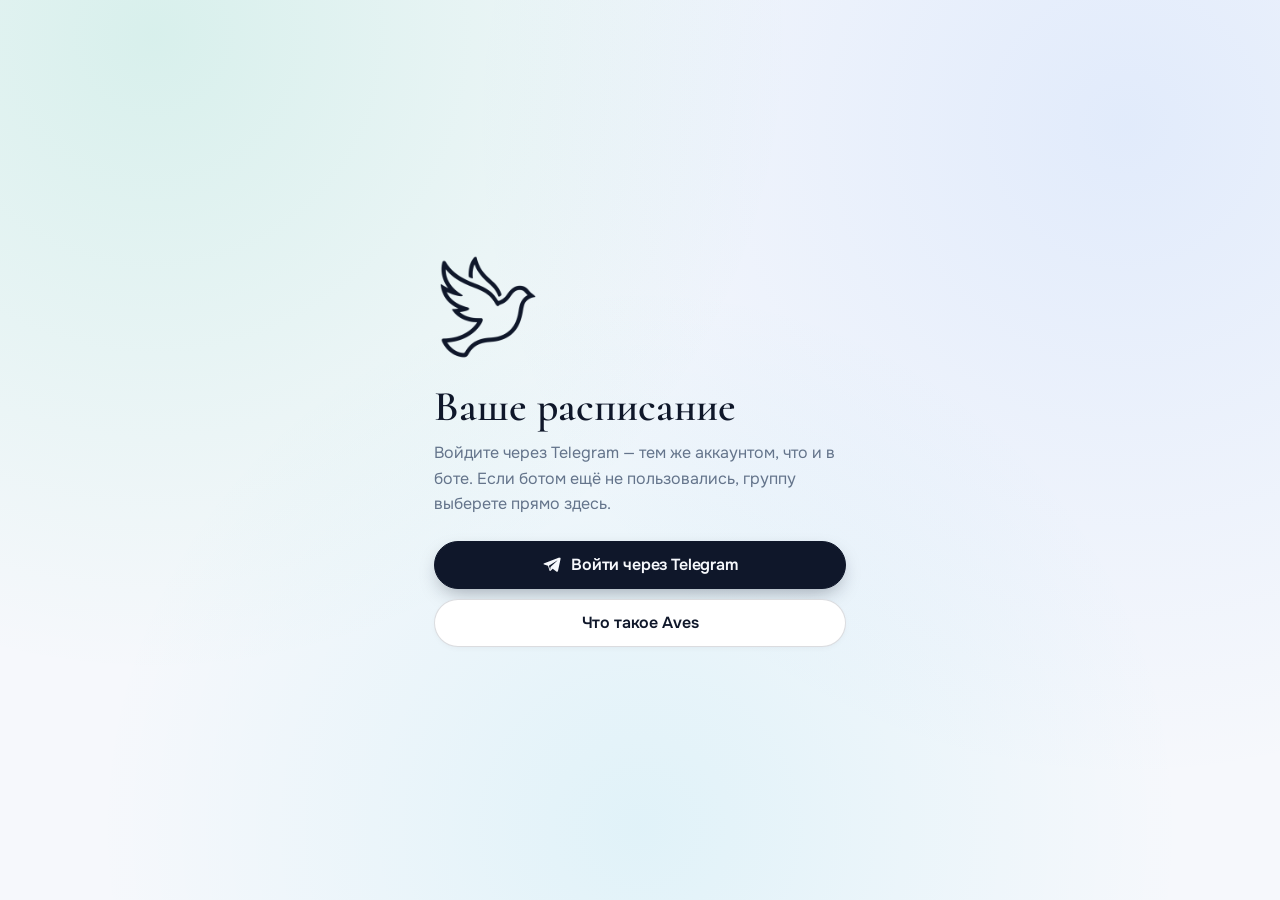
<file: app/index.html>
<!doctype html>
<html lang="ru" data-theme="light">
<head>
  <meta charset="utf-8">
  <meta name="viewport" content="width=device-width, initial-scale=1, viewport-fit=cover">
  <title>Расписание пар БГУ (Биофак, ФСК, ФМО) — Aves · Минск</title>
  <meta name="description" content="Веб-приложение расписания вашей группы БГУ в Минске: пары на день и неделю, поиск преподавателей и свободных аудиторий, сравнение групп, конспекты AvesStudy и смены.">
  <meta name="keywords" content="расписание пар БГУ, веб расписание БГУ, свободные аудитории БГУ, сравнить группы БГУ, конспекты БГУ, биофак БГУ, ФСК БГУ, ФМО БГУ, Aves">
  <meta name="robots" content="index, follow">
  <meta name="geo.region" content="BY-HM">
  <meta name="geo.placename" content="Минск, Беларусь">
  <meta name="theme-color" content="#f4faf7">
  <meta name="apple-mobile-web-app-capable" content="yes">
  <meta name="apple-mobile-web-app-title" content="Aves БГУ">
  <link rel="canonical" href="https://microcosmos-bio.me/app/">
  <link rel="manifest" href="/site.webmanifest">
  <link rel="icon" type="image/png" href="/assets/img/favicon.png">
  <link rel="apple-touch-icon" href="/assets/img/apple-touch-icon.png">
  <meta property="og:type" content="website">
  <meta property="og:site_name" content="Aves — экосистема для студентов БГУ">
  <meta property="og:title" content="Расписание и конспекты БГУ — веб-приложение Aves">
  <meta property="og:description" content="Пары на день и неделю, свободные аудитории, сравнение групп, конспекты и подработки для студентов БГУ.">
  <meta property="og:url" content="https://microcosmos-bio.me/app/">
  <meta property="og:image" content="https://microcosmos-bio.me/assets/img/og.png">
  <meta property="og:locale" content="ru_RU">
  <script>(function(){try{var t=localStorage.getItem("aves.theme");if(t)document.documentElement.dataset.theme=t;}catch(e){}})();</script>
  <script src="https://telegram.org/js/telegram-web-app.js"></script>
  <link rel="preconnect" href="https://fonts.googleapis.com">
  <link rel="preconnect" href="https://fonts.gstatic.com" crossorigin>
  <link rel="stylesheet" href="https://fonts.googleapis.com/css2?family=Cormorant:ital,wght@0,400;0,500;0,600;1,400;1,500&family=Onest:wght@400;500;600;700&display=swap">
  <link rel="stylesheet" href="/assets/css/base.css">
  <link rel="stylesheet" href="/assets/css/app.css">
  <link rel="stylesheet" href="/assets/css/study.css">
  <link rel="stylesheet" href="/assets/css/fmo.css">
  <link rel="stylesheet" href="/assets/css/work.css">
</head>
<body class="app">
  <div class="night-sky" aria-hidden="true"></div>

  <div class="shell shell--bare">
    <header class="app-head" id="head" hidden></header>
    <main id="view"></main>
  </div>

  <nav class="tabbar" id="tabbar" aria-label="Разделы" hidden>
    <div class="tabbar__in">
      <button class="tab" type="button" data-act="tab" data-tab="day">
        <svg viewBox="0 0 24 24" fill="none" stroke="currentColor" stroke-width="1.6" stroke-linecap="round" stroke-linejoin="round" aria-hidden="true"><rect x="3.5" y="5" width="17" height="15" rx="2.5"/><path d="M3.5 10h17M8 3v4M16 3v4"/></svg>
        Пары
      </button>
      <button class="tab" type="button" data-act="tab" data-tab="search">
        <svg viewBox="0 0 24 24" fill="none" stroke="currentColor" stroke-width="1.6" stroke-linecap="round" aria-hidden="true"><circle cx="11" cy="11" r="6.5"/><path d="m16 16 4.5 4.5"/></svg>
        Поиск
      </button>
      <button class="tab" type="button" data-act="tab" data-tab="compare">
        <svg viewBox="0 0 24 24" fill="none" stroke="currentColor" stroke-width="1.6" stroke-linecap="round" aria-hidden="true"><rect x="3.5" y="4" width="7" height="16" rx="2"/><rect x="13.5" y="4" width="7" height="16" rx="2"/></svg>
        Сравнить
      </button>
      <button class="tab" type="button" data-act="tab" data-tab="study">
        <svg viewBox="0 0 24 24" fill="none" stroke="currentColor" stroke-width="1.6" stroke-linecap="round" stroke-linejoin="round" aria-hidden="true"><path d="M4 5.5C4 4.7 4.7 4 5.5 4H10c1.1 0 2 .9 2 2v14c0-1.1-.9-2-2-2H5.5c-.8 0-1.5-.7-1.5-1.5v-11Z"/><path d="M20 5.5c0-.8-.7-1.5-1.5-1.5H14c-1.1 0-2 .9-2 2v14c0-1.1.9-2 2-2h4.5c.8 0 1.5-.7 1.5-1.5v-11Z"/></svg>
        Конспекты
      </button>
      <button class="tab" type="button" data-act="tab" data-tab="profile">
        <svg viewBox="0 0 24 24" fill="none" stroke="currentColor" stroke-width="1.6" stroke-linecap="round" aria-hidden="true"><circle cx="12" cy="8.5" r="3.8"/><path d="M4.5 20c1.3-3.6 4.2-5.3 7.5-5.3s6.2 1.7 7.5 5.3"/></svg>
        Профиль
      </button>
    </div>
  </nav>

  <div class="sheet-back" id="sheet-back" hidden></div>
  <div class="sheet" id="sheet" role="dialog" aria-modal="true" aria-label="Выбор группы" hidden></div>
  <div class="toast" id="toast" role="status" aria-live="polite"></div>

  <noscript><p style="padding:2rem">Для расписания нужен включённый JavaScript.</p></noscript>

  <script src="/assets/js/config.js"></script>
  <script src="/assets/js/theme.js"></script>
  <script src="/assets/js/aves.js"></script>
  <script src="/assets/js/app.js"></script>
  <script src="/assets/js/study.js"></script>
  <script src="/assets/js/work.js"></script>
</body>
</html>
</file>
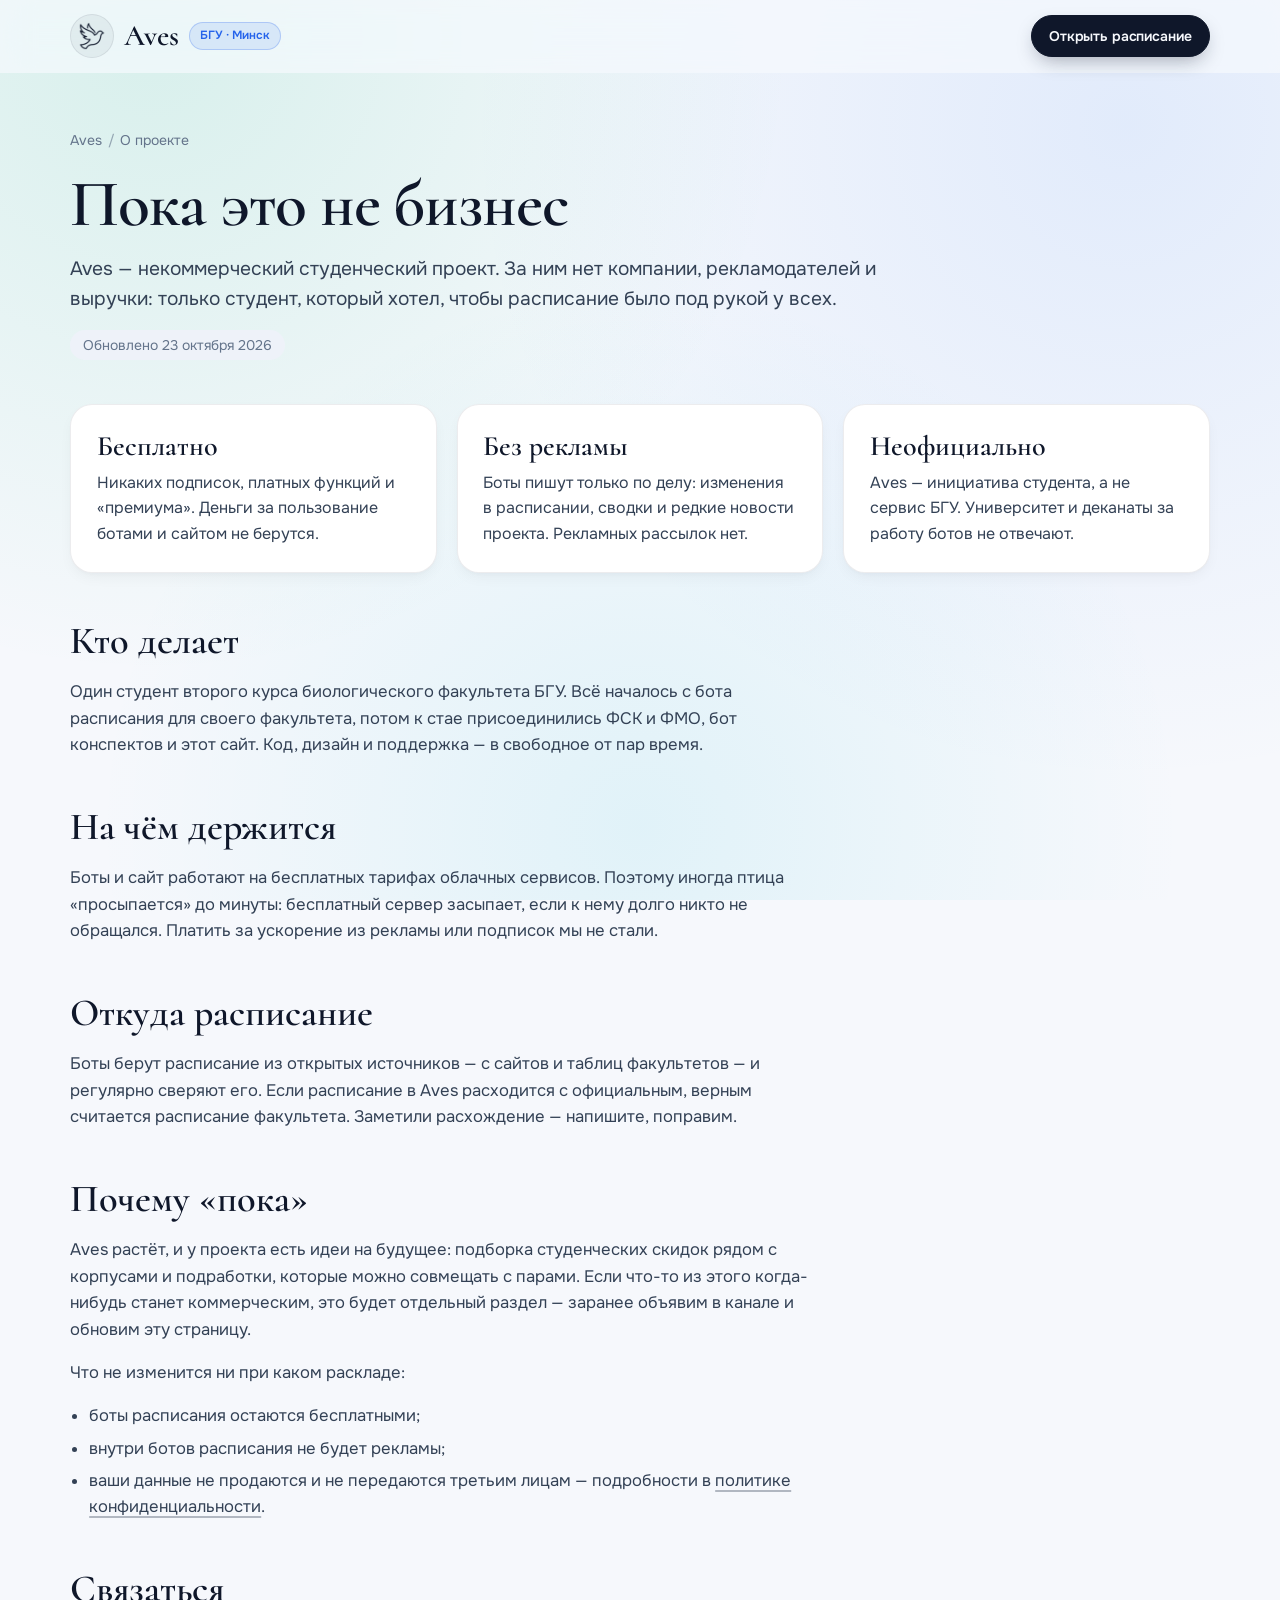
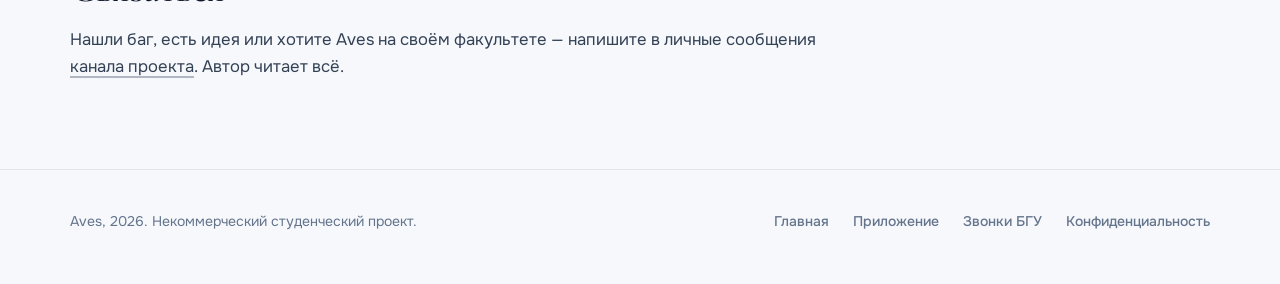
<file: o-proekte/index.html>
<!doctype html>
<html lang="ru" data-theme="light">
<head>
  <meta charset="utf-8">
  <meta name="viewport" content="width=device-width, initial-scale=1, viewport-fit=cover">
  <title>О проекте: Aves — некоммерческий студенческий проект БГУ</title>
  <meta name="description" content="Aves — бесплатные Telegram-боты расписания для студентов БГУ. Это некоммерческий студенческий проект: без рекламы в ботах, без платных функций и не официальный сервис университета.">
  <meta name="robots" content="index, follow, max-image-preview:large">
  <meta name="theme-color" content="#f4faf7">
  <link rel="canonical" href="https://microcosmos-bio.me/o-proekte/">
  <link rel="manifest" href="/site.webmanifest">
  <link rel="icon" type="image/png" sizes="64x64" href="/assets/img/favicon.png">
  <link rel="icon" type="image/png" sizes="192x192" href="/assets/img/icon-192.png">
  <link rel="apple-touch-icon" href="/assets/img/apple-touch-icon.png">
  <meta property="og:type" content="article">
  <meta property="og:site_name" content="Aves — экосистема для студентов БГУ">
  <meta property="og:title" content="О проекте Aves — некоммерческий студенческий проект">
  <meta property="og:description" content="Бесплатно, без рекламы в ботах и без компании за спиной. Кто делает Aves и на чём он держится.">
  <meta property="og:url" content="https://microcosmos-bio.me/o-proekte/">
  <meta property="og:image" content="https://microcosmos-bio.me/assets/img/og.png">
  <meta property="og:image:width" content="1200">
  <meta property="og:image:height" content="630">
  <meta property="og:locale" content="ru_RU">
  <meta name="twitter:card" content="summary_large_image">
  <meta name="twitter:image" content="https://microcosmos-bio.me/assets/img/og.png">
  <script>(function(){try{var t=localStorage.getItem("aves.theme");if(t)document.documentElement.dataset.theme=t;}catch(e){}})();</script>
  <link rel="preconnect" href="https://fonts.googleapis.com">
  <link rel="preconnect" href="https://fonts.gstatic.com" crossorigin>
  <link rel="stylesheet" href="https://fonts.googleapis.com/css2?family=Cormorant:ital,wght@0,400;0,500;0,600;1,400;1,500&family=Onest:wght@400;500;600;700&display=swap">
  <link rel="stylesheet" href="/assets/css/base.css">
  <link rel="stylesheet" href="/assets/css/site.css">
  <script type="application/ld+json">
  {
    "@context": "https://schema.org",
    "@graph": [
      {
        "@type": "AboutPage",
        "@id": "https://microcosmos-bio.me/o-proekte/#page",
        "url": "https://microcosmos-bio.me/o-proekte/",
        "name": "О проекте Aves",
        "inLanguage": "ru",
        "dateModified": "2026-10-23",
        "description": "Aves — некоммерческий студенческий проект: бесплатные Telegram-боты расписания для студентов БГУ без рекламы и платных функций.",
        "isPartOf": { "@id": "https://microcosmos-bio.me/#website" },
        "about": { "@id": "https://microcosmos-bio.me/#organization" },
        "breadcrumb": { "@id": "https://microcosmos-bio.me/o-proekte/#breadcrumbs" }
      },
      {
        "@type": "BreadcrumbList",
        "@id": "https://microcosmos-bio.me/o-proekte/#breadcrumbs",
        "itemListElement": [
          { "@type": "ListItem", "position": 1, "name": "Aves", "item": "https://microcosmos-bio.me/" },
          { "@type": "ListItem", "position": 2, "name": "О проекте", "item": "https://microcosmos-bio.me/o-proekte/" }
        ]
      }
    ]
  }
  </script>
</head>
<body>
  <div class="night-sky" aria-hidden="true"></div>
  <header class="site-head">
    <div class="wrap site-head__row">
      <div class="brand">
        <button class="theme-bird" type="button" data-theme-toggle aria-label="Включить ночную тему"><span class="bird bird--dove"></span></button>
        <a class="brand__name" href="/">Aves</a>
        <span class="brand__tag">БГУ · Минск</span>
      </div>
      <a class="btn btn--solid" href="/app/" style="margin-left:auto">Открыть расписание</a>
    </div>
  </header>

  <main class="wrap page">
    <nav class="crumbs" aria-label="Навигация">
      <ol><li><a href="/">Aves</a></li><li aria-current="page">О проекте</li></ol>
    </nav>
    <h1 class="page__title">Пока это не бизнес</h1>
    <p class="page__lead">Aves — некоммерческий студенческий проект. За ним нет компании, рекламодателей и выручки: только студент, который хотел, чтобы расписание было под рукой у всех.</p>
    <p class="page__meta">Обновлено 23 октября 2026</p>

    <div class="about-cards">
      <div class="about-card">
        <h3>Бесплатно</h3>
        <p>Никаких подписок, платных функций и «премиума». Деньги за пользование ботами и сайтом не берутся.</p>
      </div>
      <div class="about-card">
        <h3>Без рекламы</h3>
        <p>Боты пишут только по делу: изменения в расписании, сводки и редкие новости проекта. Рекламных рассылок нет.</p>
      </div>
      <div class="about-card">
        <h3>Неофициально</h3>
        <p>Aves — инициатива студента, а не сервис БГУ. Университет и деканаты за работу ботов не отвечают.</p>
      </div>
    </div>

    <div class="about-text">
      <h2>Кто делает</h2>
      <p>Один студент второго курса биологического факультета БГУ. Всё началось с бота расписания для своего факультета, потом к стае присоединились ФСК и ФМО, бот конспектов и этот сайт. Код, дизайн и поддержка — в свободное от пар время.</p>

      <h2>На чём держится</h2>
      <p>Боты и сайт работают на бесплатных тарифах облачных сервисов. Поэтому иногда птица «просыпается» до минуты: бесплатный сервер засыпает, если к нему долго никто не обращался. Платить за ускорение из рекламы или подписок мы не стали.</p>

      <h2>Откуда расписание</h2>
      <p>Боты берут расписание из открытых источников — с сайтов и таблиц факультетов — и регулярно сверяют его. Если расписание в Aves расходится с официальным, верным считается расписание факультета. Заметили расхождение — напишите, поправим.</p>

      <h2>Почему «пока»</h2>
      <p>Aves растёт, и у проекта есть идеи на будущее: подборка студенческих скидок рядом с корпусами и подработки, которые можно совмещать с парами. Если что-то из этого когда-нибудь станет коммерческим, это будет отдельный раздел — заранее объявим в канале и обновим эту страницу.</p>
      <p>Что не изменится ни при каком раскладе:</p>
      <ul>
        <li>боты расписания остаются бесплатными;</li>
        <li>внутри ботов расписания не будет рекламы;</li>
        <li>ваши данные не продаются и не передаются третьим лицам — подробности в <a href="/privacy/">политике конфиденциальности</a>.</li>
      </ul>

      <h2>Связаться</h2>
      <p>Нашли баг, есть идея или хотите Aves на своём факультете — напишите в личные сообщения <a data-channel href="https://t.me/AvesBY" target="_blank" rel="noopener">канала проекта</a>. Автор читает всё.</p>
    </div>
  </main>

  <footer class="site-foot">
    <div class="wrap site-foot__row">
      <span>Aves, 2026. Некоммерческий студенческий проект.</span>
      <nav aria-label="Ссылки">
        <a href="/">Главная</a>
        <a href="/app/">Приложение</a>
        <a href="/zvonki/">Звонки БГУ</a>
        <a href="/privacy/">Конфиденциальность</a>
      </nav>
    </div>
  </footer>

  <script src="/assets/js/config.js"></script>
  <script src="/assets/js/theme.js"></script>
  <script>document.querySelectorAll("[data-channel]").forEach(function(a){a.href=AVES_CONFIG.channelUrl;});</script>
</body>
</html>
</file>
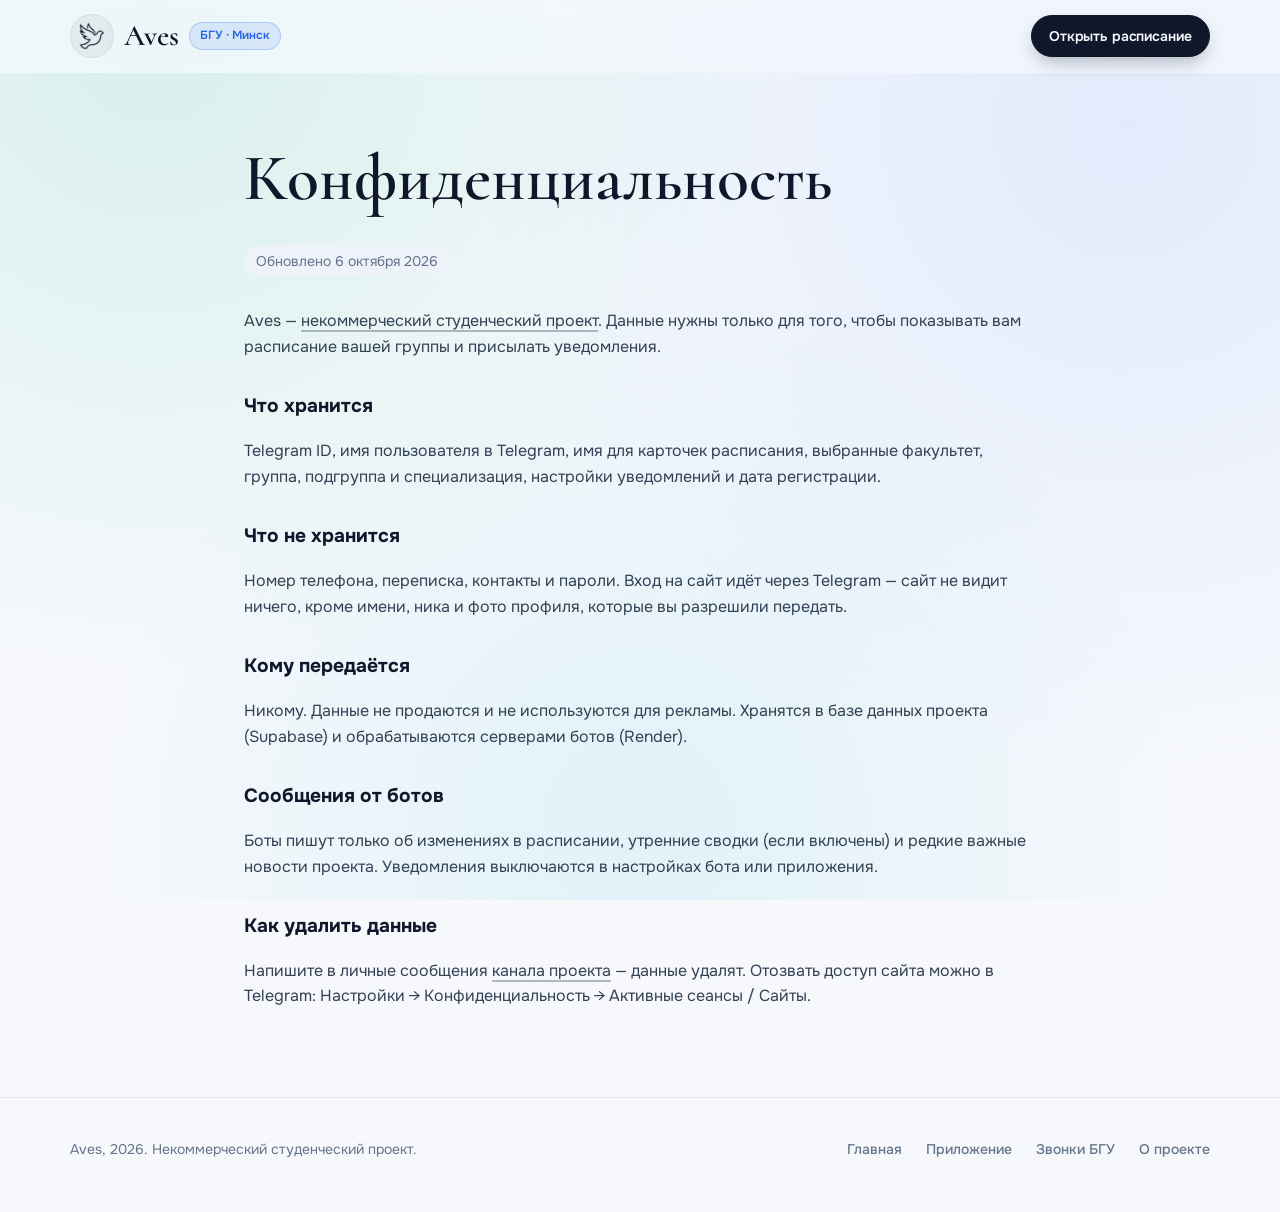
<file: privacy/index.html>
<!doctype html>
<html lang="ru" data-theme="light">
<head>
  <meta charset="utf-8">
  <meta name="viewport" content="width=device-width, initial-scale=1, viewport-fit=cover">
  <meta name="theme-color" content="#f4faf7">
  <link rel="canonical" href="https://microcosmos-bio.me/privacy/">
  <link rel="manifest" href="/site.webmanifest">
  <link rel="icon" type="image/png" sizes="64x64" href="/assets/img/favicon.png">
  <link rel="icon" type="image/png" sizes="192x192" href="/assets/img/icon-192.png">
  <link rel="apple-touch-icon" href="/assets/img/apple-touch-icon.png">
  <script>(function(){try{var t=localStorage.getItem("aves.theme");if(t)document.documentElement.dataset.theme=t;}catch(e){}})();</script>
  <link rel="preconnect" href="https://fonts.googleapis.com">
  <link rel="preconnect" href="https://fonts.gstatic.com" crossorigin>
  <link rel="stylesheet" href="https://fonts.googleapis.com/css2?family=Cormorant:ital,wght@0,400;0,500;0,600;1,400;1,500&family=Onest:wght@400;500;600;700&display=swap">
  <link rel="stylesheet" href="/assets/css/base.css">
  <link rel="stylesheet" href="/assets/css/site.css">
  <title>Конфиденциальность — Aves БГУ</title>
  <meta name="description" content="Политика конфиденциальности студенческого проекта Aves (БГУ, Минск): какие данные хранят Telegram-боты расписания и сайт microcosmos-bio.me и как их удалить.">
  <meta name="robots" content="index, follow">
  <meta property="og:type" content="article">
  <meta property="og:site_name" content="Aves — экосистема для студентов БГУ">
  <meta property="og:title" content="Конфиденциальность — Aves БГУ">
  <meta property="og:description" content="Какие данные хранят боты Aves и сайт microcosmos-bio.me и как их удалить.">
  <meta property="og:url" content="https://microcosmos-bio.me/privacy/">
  <meta property="og:image" content="https://microcosmos-bio.me/assets/img/og.png">
  <meta property="og:locale" content="ru_RU">
  <script type="application/ld+json">
  {
    "@context": "https://schema.org",
    "@type": "BreadcrumbList",
    "itemListElement": [
      { "@type": "ListItem", "position": 1, "name": "Aves", "item": "https://microcosmos-bio.me/" },
      { "@type": "ListItem", "position": 2, "name": "Конфиденциальность", "item": "https://microcosmos-bio.me/privacy/" }
    ]
  }
  </script>
</head>
<body>
  <div class="night-sky" aria-hidden="true"></div>
  <header class="site-head">
    <div class="wrap site-head__row">
      <div class="brand">
        <button class="theme-bird" type="button" data-theme-toggle aria-label="Включить ночную тему"><span class="bird bird--dove"></span></button>
        <a class="brand__name" href="/">Aves</a>
        <span class="brand__tag">БГУ · Минск</span>
      </div>
      <a class="btn btn--solid" href="/app/" style="margin-left:auto">Открыть расписание</a>
    </div>
  </header>
  <main class="wrap prose">
    <h1>Конфиденциальность</h1>
    <p class="meta">Обновлено 6 октября 2026</p>
    <p>Aves — <a href="/o-proekte/">некоммерческий студенческий проект</a>. Данные нужны только для того, чтобы показывать вам расписание вашей группы и присылать уведомления.</p>
    <h2>Что хранится</h2>
    <p>Telegram ID, имя пользователя в Telegram, имя для карточек расписания, выбранные факультет, группа, подгруппа и специализация, настройки уведомлений и дата регистрации.</p>
    <h2>Что не хранится</h2>
    <p>Номер телефона, переписка, контакты и пароли. Вход на сайт идёт через Telegram — сайт не видит ничего, кроме имени, ника и фото профиля, которые вы разрешили передать.</p>
    <h2>Кому передаётся</h2>
    <p>Никому. Данные не продаются и не используются для рекламы. Хранятся в базе данных проекта (Supabase) и обрабатываются серверами ботов (Render).</p>
    <h2>Сообщения от ботов</h2>
    <p>Боты пишут только об изменениях в расписании, утренние сводки (если включены) и редкие важные новости проекта. Уведомления выключаются в настройках бота или приложения.</p>
    <h2>Как удалить данные</h2>
    <p>Напишите в личные сообщения <a data-channel href="#" target="_blank" rel="noopener">канала проекта</a> — данные удалят. Отозвать доступ сайта можно в Telegram: Настройки → Конфиденциальность → Активные сеансы / Сайты.</p>
  </main>
  <footer class="site-foot">
    <div class="wrap site-foot__row">
      <span>Aves, 2026. Некоммерческий студенческий проект.</span>
      <nav aria-label="Ссылки">
        <a href="/">Главная</a>
        <a href="/app/">Приложение</a>
        <a href="/zvonki/">Звонки БГУ</a>
        <a href="/o-proekte/">О проекте</a>
      </nav>
    </div>
  </footer>
  <script src="/assets/js/config.js"></script>
  <script src="/assets/js/theme.js"></script>
  <script>document.querySelectorAll("[data-channel]").forEach(function(a){a.href=AVES_CONFIG.channelUrl;});</script>
</body>
</html>
</file>
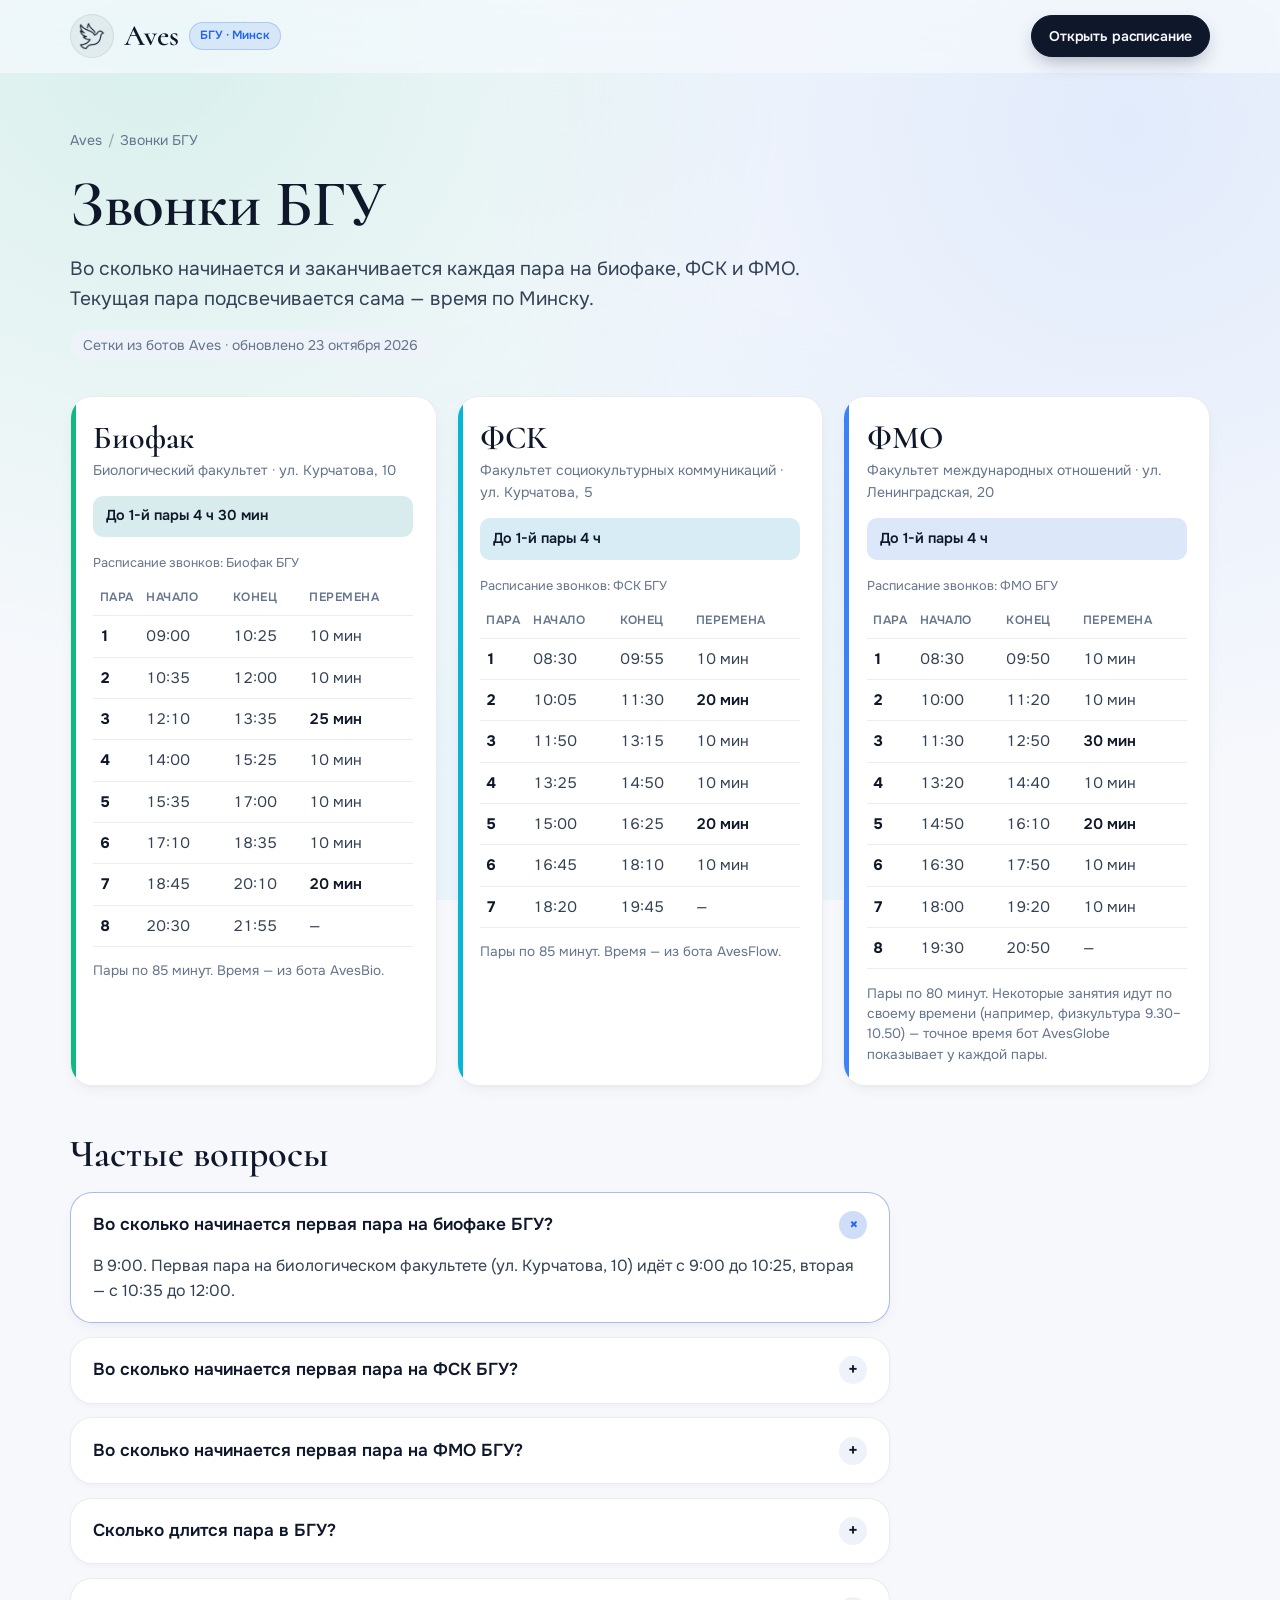
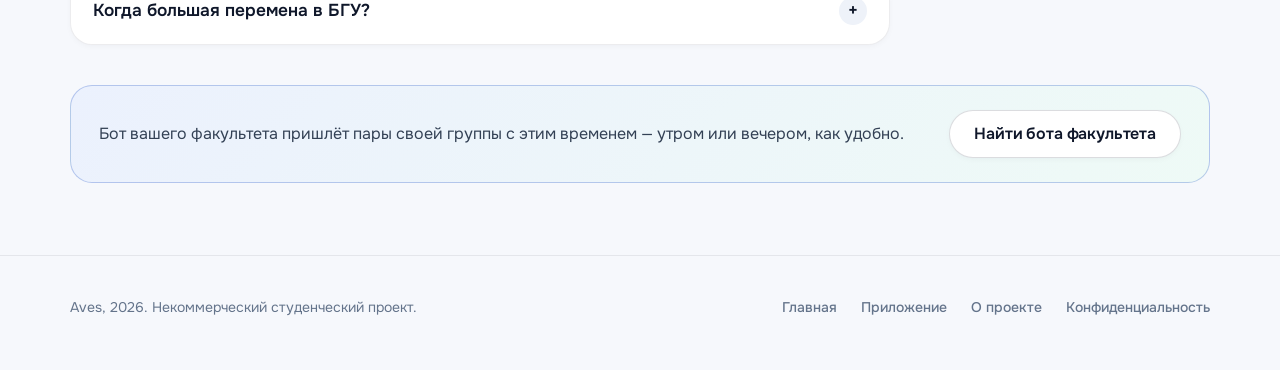
<file: zvonki/index.html>
<!doctype html>
<html lang="ru" data-theme="light">
<head>
  <meta charset="utf-8">
  <meta name="viewport" content="width=device-width, initial-scale=1, viewport-fit=cover">
  <title>Звонки БГУ: время пар биофака, ФСК и ФМО — Aves</title>
  <meta name="description" content="Расписание звонков БГУ: во сколько начинается и заканчивается каждая пара и перемена на биофаке, ФСК и ФМО. Сейчас идёт пара или перемена — видно в реальном времени по Минску.">
  <meta name="robots" content="index, follow, max-image-preview:large, max-snippet:-1">
  <meta name="theme-color" content="#f4faf7">
  <meta name="format-detection" content="telephone=no">
  <link rel="canonical" href="https://microcosmos-bio.me/zvonki/">
  <link rel="manifest" href="/site.webmanifest">
  <link rel="icon" type="image/png" sizes="64x64" href="/assets/img/favicon.png">
  <link rel="icon" type="image/png" sizes="192x192" href="/assets/img/icon-192.png">
  <link rel="apple-touch-icon" href="/assets/img/apple-touch-icon.png">
  <meta property="og:type" content="article">
  <meta property="og:site_name" content="Aves — экосистема для студентов БГУ">
  <meta property="og:title" content="Звонки БГУ: время пар биофака, ФСК и ФМО">
  <meta property="og:description" content="Начало и конец каждой пары и перемены на трёх факультетах БГУ. Видно, какая пара идёт прямо сейчас.">
  <meta property="og:url" content="https://microcosmos-bio.me/zvonki/">
  <meta property="og:image" content="https://microcosmos-bio.me/assets/img/og-zvonki.png">
  <meta property="og:image:width" content="1200">
  <meta property="og:image:height" content="630">
  <meta property="og:image:alt" content="Таблица звонков БГУ: биофак, ФСК и ФМО">
  <meta property="og:locale" content="ru_RU">
  <meta name="twitter:card" content="summary_large_image">
  <meta name="twitter:title" content="Звонки БГУ: время пар биофака, ФСК и ФМО">
  <meta name="twitter:description" content="Начало и конец каждой пары и перемены на трёх факультетах БГУ.">
  <meta name="twitter:image" content="https://microcosmos-bio.me/assets/img/og-zvonki.png">
  <script>(function(){try{var t=localStorage.getItem("aves.theme");if(t)document.documentElement.dataset.theme=t;}catch(e){}})();</script>
  <link rel="preconnect" href="https://fonts.googleapis.com">
  <link rel="preconnect" href="https://fonts.gstatic.com" crossorigin>
  <link rel="stylesheet" href="https://fonts.googleapis.com/css2?family=Cormorant:ital,wght@0,400;0,500;0,600;1,400;1,500&family=Onest:wght@400;500;600;700&display=swap">
  <link rel="stylesheet" href="/assets/css/base.css">
  <link rel="stylesheet" href="/assets/css/site.css">
  <script type="application/ld+json">
{
  "@context": "https://schema.org",
  "@graph": [
    {
      "@type": "WebPage",
      "@id": "https://microcosmos-bio.me/zvonki/#page",
      "url": "https://microcosmos-bio.me/zvonki/",
      "name": "Звонки БГУ: расписание пар биофака, ФСК и ФМО",
      "inLanguage": "ru",
      "dateModified": "2026-10-23",
      "description": "Время начала и конца каждой пары и перемен на биологическом факультете, ФСК и ФМО БГУ (Минск).",
      "isPartOf": {
        "@id": "https://microcosmos-bio.me/#website"
      },
      "publisher": {
        "@id": "https://microcosmos-bio.me/#organization"
      },
      "primaryImageOfPage": {
        "@type": "ImageObject",
        "url": "https://microcosmos-bio.me/assets/img/og-zvonki.png",
        "width": 1200,
        "height": 630
      },
      "breadcrumb": {
        "@id": "https://microcosmos-bio.me/zvonki/#breadcrumbs"
      }
    },
    {
      "@type": "BreadcrumbList",
      "@id": "https://microcosmos-bio.me/zvonki/#breadcrumbs",
      "itemListElement": [
        {
          "@type": "ListItem",
          "position": 1,
          "name": "Aves",
          "item": "https://microcosmos-bio.me/"
        },
        {
          "@type": "ListItem",
          "position": 2,
          "name": "Звонки БГУ",
          "item": "https://microcosmos-bio.me/zvonki/"
        }
      ]
    },
    {
      "@type": "FAQPage",
      "@id": "https://microcosmos-bio.me/zvonki/#faq",
      "mainEntity": [
        {
          "@type": "Question",
          "name": "Во сколько начинается первая пара на биофаке БГУ?",
          "acceptedAnswer": {
            "@type": "Answer",
            "text": "В 9:00. Первая пара на биологическом факультете (ул. Курчатова, 10) идёт с 9:00 до 10:25, вторая — с 10:35 до 12:00."
          }
        },
        {
          "@type": "Question",
          "name": "Во сколько начинается первая пара на ФСК БГУ?",
          "acceptedAnswer": {
            "@type": "Answer",
            "text": "В 8:30. Первая пара на факультете социокультурных коммуникаций (ул. Курчатова, 5) идёт с 8:30 до 9:55, вторая — с 10:05 до 11:30."
          }
        },
        {
          "@type": "Question",
          "name": "Во сколько начинается первая пара на ФМО БГУ?",
          "acceptedAnswer": {
            "@type": "Answer",
            "text": "В 8:30. Первая пара на факультете международных отношений (ул. Ленинградская, 20) идёт с 8:30 до 9:50, вторая — с 10:00 до 11:20. Отдельные занятия, например физкультура, могут идти по своему времени."
          }
        },
        {
          "@type": "Question",
          "name": "Сколько длится пара в БГУ?",
          "acceptedAnswer": {
            "@type": "Answer",
            "text": "На биофаке и ФСК пара длится 85 минут, на ФМО — 80 минут. Обычная перемена — 10 минут."
          }
        },
        {
          "@type": "Question",
          "name": "Когда большая перемена в БГУ?",
          "acceptedAnswer": {
            "@type": "Answer",
            "text": "На биофаке — 13:35–14:00 (25 мин, перед 4-й парой), 20:10–20:30 (20 мин, перед 8-й парой). На ФСК — 11:30–11:50 (20 мин, перед 3-й парой), 16:25–16:45 (20 мин, перед 6-й парой). На ФМО — 12:50–13:20 (30 мин, перед 4-й парой), 16:10–16:30 (20 мин, перед 6-й парой)."
          }
        }
      ]
    }
  ]
}
  </script>
</head>
<body>
  <div class="night-sky" aria-hidden="true"></div>
  <header class="site-head">
    <div class="wrap site-head__row">
      <div class="brand">
        <button class="theme-bird" type="button" data-theme-toggle aria-label="Включить ночную тему"><span class="bird bird--dove"></span></button>
        <a class="brand__name" href="/">Aves</a>
        <span class="brand__tag">БГУ · Минск</span>
      </div>
      <a class="btn btn--solid" href="/app/" style="margin-left:auto">Открыть расписание</a>
    </div>
  </header>

  <main class="wrap page">
    <nav class="crumbs" aria-label="Навигация">
      <ol><li><a href="/">Aves</a></li><li aria-current="page">Звонки БГУ</li></ol>
    </nav>
    <h1 class="page__title">Звонки БГУ</h1>
    <p class="page__lead">Во сколько начинается и заканчивается каждая пара на биофаке, ФСК и ФМО. Текущая пара подсвечивается сама — время по Минску.</p>
    <p class="page__meta">Сетки из ботов Aves · обновлено 23 октября 2026</p>

    <div class="bells-cards">
        <section class="bells-card" data-fac="bio" aria-labelledby="t-bio">
          <h2 id="t-bio">Биофак</h2>
          <p class="bells-card__where">Биологический факультет · ул. Курчатова, 10</p>
          <p class="bells-card__live" data-live="bio" aria-live="polite">&nbsp;</p>
          <table class="bells-table" data-bells="bio">
            <caption>Расписание звонков: Биофак БГУ</caption>
            <thead><tr><th scope="col">Пара</th><th scope="col">Начало</th><th scope="col">Конец</th><th scope="col">Перемена</th></tr></thead>
            <tbody>
            <tr><th scope="row">1</th><td>09:00</td><td>10:25</td><td>10 мин</td></tr>
            <tr><th scope="row">2</th><td>10:35</td><td>12:00</td><td>10 мин</td></tr>
            <tr><th scope="row">3</th><td>12:10</td><td>13:35</td><td class="is-long">25 мин</td></tr>
            <tr><th scope="row">4</th><td>14:00</td><td>15:25</td><td>10 мин</td></tr>
            <tr><th scope="row">5</th><td>15:35</td><td>17:00</td><td>10 мин</td></tr>
            <tr><th scope="row">6</th><td>17:10</td><td>18:35</td><td>10 мин</td></tr>
            <tr><th scope="row">7</th><td>18:45</td><td>20:10</td><td class="is-long">20 мин</td></tr>
            <tr><th scope="row">8</th><td>20:30</td><td>21:55</td><td>—</td></tr>
            </tbody>
          </table>
          <p class="bells-card__note">Пары по 85 минут. Время — из бота AvesBio.</p>
        </section>
        <section class="bells-card" data-fac="fsk" aria-labelledby="t-fsk">
          <h2 id="t-fsk">ФСК</h2>
          <p class="bells-card__where">Факультет социокультурных коммуникаций · ул. Курчатова, 5</p>
          <p class="bells-card__live" data-live="fsk" aria-live="polite">&nbsp;</p>
          <table class="bells-table" data-bells="fsk">
            <caption>Расписание звонков: ФСК БГУ</caption>
            <thead><tr><th scope="col">Пара</th><th scope="col">Начало</th><th scope="col">Конец</th><th scope="col">Перемена</th></tr></thead>
            <tbody>
            <tr><th scope="row">1</th><td>08:30</td><td>09:55</td><td>10 мин</td></tr>
            <tr><th scope="row">2</th><td>10:05</td><td>11:30</td><td class="is-long">20 мин</td></tr>
            <tr><th scope="row">3</th><td>11:50</td><td>13:15</td><td>10 мин</td></tr>
            <tr><th scope="row">4</th><td>13:25</td><td>14:50</td><td>10 мин</td></tr>
            <tr><th scope="row">5</th><td>15:00</td><td>16:25</td><td class="is-long">20 мин</td></tr>
            <tr><th scope="row">6</th><td>16:45</td><td>18:10</td><td>10 мин</td></tr>
            <tr><th scope="row">7</th><td>18:20</td><td>19:45</td><td>—</td></tr>
            </tbody>
          </table>
          <p class="bells-card__note">Пары по 85 минут. Время — из бота AvesFlow.</p>
        </section>
        <section class="bells-card" data-fac="fmo" aria-labelledby="t-fmo">
          <h2 id="t-fmo">ФМО</h2>
          <p class="bells-card__where">Факультет международных отношений · ул. Ленинградская, 20</p>
          <p class="bells-card__live" data-live="fmo" aria-live="polite">&nbsp;</p>
          <table class="bells-table" data-bells="fmo">
            <caption>Расписание звонков: ФМО БГУ</caption>
            <thead><tr><th scope="col">Пара</th><th scope="col">Начало</th><th scope="col">Конец</th><th scope="col">Перемена</th></tr></thead>
            <tbody>
            <tr><th scope="row">1</th><td>08:30</td><td>09:50</td><td>10 мин</td></tr>
            <tr><th scope="row">2</th><td>10:00</td><td>11:20</td><td>10 мин</td></tr>
            <tr><th scope="row">3</th><td>11:30</td><td>12:50</td><td class="is-long">30 мин</td></tr>
            <tr><th scope="row">4</th><td>13:20</td><td>14:40</td><td>10 мин</td></tr>
            <tr><th scope="row">5</th><td>14:50</td><td>16:10</td><td class="is-long">20 мин</td></tr>
            <tr><th scope="row">6</th><td>16:30</td><td>17:50</td><td>10 мин</td></tr>
            <tr><th scope="row">7</th><td>18:00</td><td>19:20</td><td>10 мин</td></tr>
            <tr><th scope="row">8</th><td>19:30</td><td>20:50</td><td>—</td></tr>
            </tbody>
          </table>
          <p class="bells-card__note">Пары по 80 минут. Некоторые занятия идут по своему времени (например, физкультура 9.30–10.50) — точное время бот AvesGlobe показывает у каждой пары.</p>
        </section>
    </div>

    <h2>Частые вопросы</h2>
    <div class="faq-list">
          <details class="faq-item" open>
            <summary>Во сколько начинается первая пара на биофаке БГУ?</summary>
            <p>В 9:00. Первая пара на биологическом факультете (ул. Курчатова, 10) идёт с 9:00 до 10:25, вторая — с 10:35 до 12:00.</p>
          </details>
          <details class="faq-item">
            <summary>Во сколько начинается первая пара на ФСК БГУ?</summary>
            <p>В 8:30. Первая пара на факультете социокультурных коммуникаций (ул. Курчатова, 5) идёт с 8:30 до 9:55, вторая — с 10:05 до 11:30.</p>
          </details>
          <details class="faq-item">
            <summary>Во сколько начинается первая пара на ФМО БГУ?</summary>
            <p>В 8:30. Первая пара на факультете международных отношений (ул. Ленинградская, 20) идёт с 8:30 до 9:50, вторая — с 10:00 до 11:20. Отдельные занятия, например физкультура, могут идти по своему времени.</p>
          </details>
          <details class="faq-item">
            <summary>Сколько длится пара в БГУ?</summary>
            <p>На биофаке и ФСК пара длится 85 минут, на ФМО — 80 минут. Обычная перемена — 10 минут.</p>
          </details>
          <details class="faq-item">
            <summary>Когда большая перемена в БГУ?</summary>
            <p>На биофаке — 13:35–14:00 (25 мин, перед 4-й парой), 20:10–20:30 (20 мин, перед 8-й парой). На ФСК — 11:30–11:50 (20 мин, перед 3-й парой), 16:25–16:45 (20 мин, перед 6-й парой). На ФМО — 12:50–13:20 (30 мин, перед 4-й парой), 16:10–16:30 (20 мин, перед 6-й парой).</p>
          </details>
    </div>

    <div class="page-cta">
      <p>Бот вашего факультета пришлёт пары своей группы с этим временем — утром или вечером, как удобно.</p>
      <a class="btn btn--line" href="/#flock">Найти бота факультета</a>
    </div>
  </main>

  <footer class="site-foot">
    <div class="wrap site-foot__row">
      <span>Aves, 2026. Некоммерческий студенческий проект.</span>
      <nav aria-label="Ссылки">
        <a href="/">Главная</a>
        <a href="/app/">Приложение</a>
        <a href="/o-proekte/">О проекте</a>
        <a href="/privacy/">Конфиденциальность</a>
      </nav>
    </div>
  </footer>

  <script src="/assets/js/theme.js"></script>
  <script src="/assets/js/bells.js"></script>
  <script>
    (function () {
      var B = window.AvesBells;
      function tick() {
        var now = B.minskNow();
        Object.keys(B.data).forEach(function (fac) {
          var st = B.status(fac, now);
          var live = document.querySelector('[data-live="' + fac + '"]');
          if (live) live.textContent = st.title;
          var rows = document.querySelectorAll('[data-bells="' + fac + '"] tbody tr');
          rows.forEach(function (tr, i) {
            var end = B.toMin(B.data[fac].slots[i][1]);
            tr.classList.toggle("is-now", i === st.active);
            tr.classList.toggle("is-past", !st.sunday && now.minutes >= end);
            if (i === st.active) tr.setAttribute("aria-current", "time"); else tr.removeAttribute("aria-current");
          });
        });
      }
      tick();
      setInterval(function () { if (!document.hidden) tick(); }, 30000);
      document.addEventListener("visibilitychange", function () { if (!document.hidden) tick(); });
    })();
  </script>
</body>
</html>
</file>
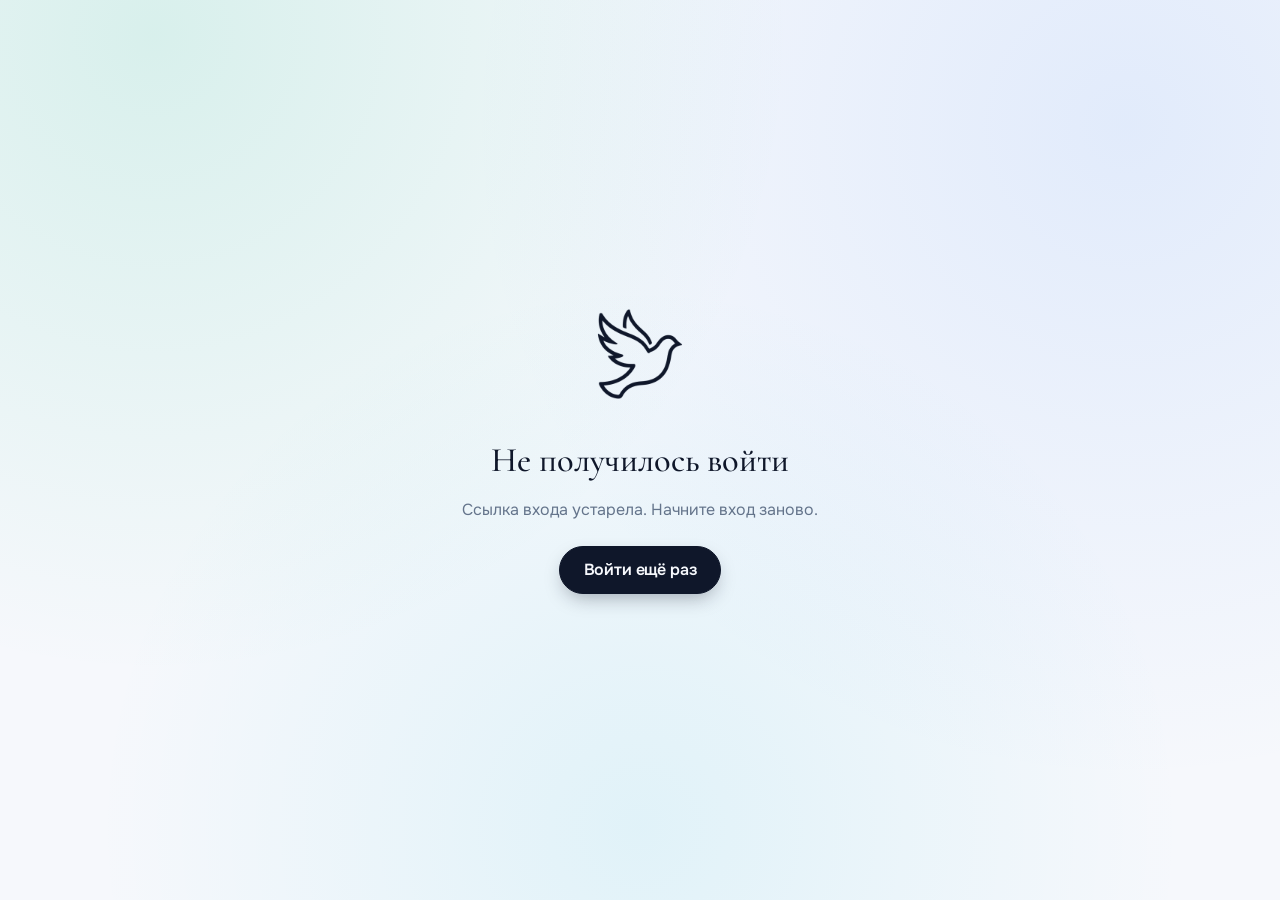
<file: auth/callback/index.html>
<!doctype html>
<html lang="ru" data-theme="light">
<head>
  <meta charset="utf-8">
  <meta name="viewport" content="width=device-width, initial-scale=1, viewport-fit=cover">
  <meta name="theme-color" content="#ffffff">
  <link rel="icon" type="image/png" href="/assets/img/favicon.png">
  <script>(function(){try{var t=localStorage.getItem("aves.theme");if(t)document.documentElement.dataset.theme=t;}catch(e){}})();</script>
  <link rel="preconnect" href="https://fonts.googleapis.com">
  <link rel="preconnect" href="https://fonts.gstatic.com" crossorigin>
  <link rel="stylesheet" href="https://fonts.googleapis.com/css2?family=Cormorant:ital,wght@0,400;0,500;0,600;1,400;1,500&family=Onest:wght@400;500;600;700&display=swap">
  <link rel="stylesheet" href="/assets/css/base.css">
  <link rel="stylesheet" href="/assets/css/site.css">
  <meta name="robots" content="noindex">
  <title>Вход — Aves</title>
  <style>
    .cb { min-height: 100vh; display: grid; place-items: center; text-align: center; padding: 2rem; }
    .cb .bird { width: 96px; height: 96px; margin: 0 auto 1.5rem; animation: hover 1.6s ease-in-out infinite; }
    .cb h1 { font-family: var(--ff-display); font-weight: 500; font-size: var(--step-3); color: var(--ink); margin: 0 0 .5rem; }
    .cb p { color: var(--muted); margin: 0 0 1.5rem; max-width: 36ch; }
    @keyframes hover { 50% { transform: translateY(-8px); } }
  </style>
</head>
<body>
  <main class="cb">
    <div>
      <span class="bird bird--dove" aria-hidden="true"></span>
      <h1 id="t">Входим…</h1>
      <p id="m">Проверяем подпись Telegram. Если сервер спал, это займёт до минуты.</p>
      <div id="a" hidden><button class="btn btn--solid" type="button" id="retry">Войти ещё раз</button></div>
    </div>
  </main>
  <script src="/assets/js/config.js"></script>
  <script src="/assets/js/theme.js"></script>
  <script src="/assets/js/aves.js"></script>
  <script>
    Aves.finishLogin()
      .then(function (to) { location.replace(to); })
      .catch(function (e) {
        document.getElementById("t").textContent = "Не получилось войти";
        document.getElementById("m").textContent = e.message;
        document.getElementById("a").hidden = false;
        document.getElementById("retry").onclick = function () { Aves.startLogin("/app/"); };
      });
  </script>
</body>
</html>
</file>
<file: assets/css/base.css>
/* Aves — современная дизайн-система (UI/UX 2.0) с динамическими темами факультетов.
   День: воздушный светлый интерфейс с мягкими стеклянными карточками и оттенком выбранного факультета.
   Ночь: глубокий космос с северным сиянием в цветах факультета, мерцающими звёздами и неоновыми акцентами. */

:root {
  --paper: #f6f8fc;
  --paper-2: #eef2f9;
  --surface: #ffffff;
  --surface-hover: #f8faff;
  --glass: rgba(255, 255, 255, 0.82);
  --glass-strong: rgba(255, 255, 255, 0.92);
  --ink: #0f172a;
  --text: #334155;
  --muted: #64748b;
  --rule: rgba(15, 23, 42, 0.08);
  --rule-strong: rgba(15, 23, 42, 0.15);

  --bio: #10b981;
  --flow: #06b6d4;
  --globe: #3b82f6;
  --study: #f59e0b;
  --work: #8b5cf6;

  /* Динамические токены текущего факультета / раздела (по умолчанию — мультифакультетный баланс) */
  --fac-1: var(--bio);
  --fac-2: var(--globe);
  --fac-3: var(--flow);
  --focus: #2563eb;
  --live: #10b981;

  --ff-display: "Cormorant", "Cormorant Garamond", Georgia, "Times New Roman", serif;
  --ff-body: "Onest", "Segoe UI", system-ui, -apple-system, Roboto, sans-serif;

  --step--1: 0.875rem;
  --step-0: 1rem;
  --step-1: 1.2rem;
  --step-2: 1.55rem;
  --step-3: 2.15rem;
  --step-4: clamp(2.35rem, 5.5vw, 4.1rem);
  --step-5: clamp(2.85rem, 7.5vw, 5.8rem);

  --radius-s: 10px;
  --radius-m: 16px;
  --radius-l: 22px;
  --radius-xl: 28px;
  --radius-pill: 999px;

  --shadow-xs: 0 2px 6px -1px rgba(15, 23, 42, 0.04), 0 1px 2px -1px rgba(15, 23, 42, 0.03);
  --shadow-sm: 0 6px 16px -4px rgba(15, 23, 42, 0.06), 0 2px 6px -2px rgba(15, 23, 42, 0.04);
  --shadow-md: 0 14px 32px -8px rgba(15, 23, 42, 0.09), 0 4px 12px -3px rgba(15, 23, 42, 0.05);
  --shadow-lg: 0 24px 48px -12px rgba(15, 23, 42, 0.14), 0 8px 20px -6px rgba(15, 23, 42, 0.06);
  --shadow-glow: 0 10px 28px -6px color-mix(in srgb, var(--focus) 28%, transparent);

  --ease-out: cubic-bezier(0.22, 1, 0.36, 1);
  --ease-spring: cubic-bezier(0.34, 1.56, 0.64, 1);

  color-scheme: light;
  box-sizing: border-box;
  padding-top: env(safe-area-inset-top, 0px);
  padding-bottom: env(safe-area-inset-bottom, 0px);
}

:root[data-theme="dark"] {
  --paper: #070b16;
  --paper-2: #0f1629;
  --surface: rgba(17, 25, 46, 0.78);
  --surface-hover: rgba(24, 35, 64, 0.9);
  --glass: rgba(13, 20, 38, 0.78);
  --glass-strong: rgba(15, 23, 42, 0.92);
  --ink: #f8fafc;
  --text: #cbd5e1;
  --muted: #8b9bb4;
  --rule: rgba(148, 163, 184, 0.12);
  --rule-strong: rgba(148, 163, 184, 0.24);

  --bio: #34d399;
  --flow: #22d3ee;
  --globe: #60a5fa;
  --study: #fbbf24;
  --work: #a78bfa;

  --fac-1: var(--bio);
  --fac-2: var(--globe);
  --fac-3: var(--flow);
  --focus: #60a5fa;
  --live: #34d399;

  --shadow-xs: 0 2px 8px -1px rgba(0, 0, 0, 0.35);
  --shadow-sm: 0 8px 20px -4px rgba(0, 0, 0, 0.45), inset 0 1px 0 0 rgba(255, 255, 255, 0.05);
  --shadow-md: 0 16px 36px -8px rgba(0, 0, 0, 0.55), inset 0 1px 0 0 rgba(255, 255, 255, 0.07);
  --shadow-lg: 0 28px 60px -12px rgba(0, 0, 0, 0.7), inset 0 1px 0 0 rgba(255, 255, 255, 0.09);
  --shadow-glow: 0 10px 30px -6px color-mix(in srgb, var(--focus) 35%, transparent);

  color-scheme: dark;
}

/* ───────────── Персональные цветовые гаммы факультетов ───────────── */
/* 1. Биофак (AvesBio): изумрудно-лесная палитра */
:root[data-faculty="bio"] {
  --paper: #f4faf7;
  --paper-2: #e8f5ee;
  --fac-1: var(--bio);
  --fac-2: #059669;
  --fac-3: #34d399;
  --focus: #059669;
  --live: #10b981;
}
:root[data-theme="dark"][data-faculty="bio"] {
  --paper: #05110d;
  --paper-2: #0b1f18;
  --surface: rgba(12, 31, 24, 0.78);
  --glass: rgba(9, 24, 19, 0.8);
  --glass-strong: rgba(11, 28, 22, 0.92);
  --fac-1: #34d399;
  --fac-2: #10b981;
  --fac-3: #2dd4bf;
  --focus: #34d399;
  --live: #34d399;
}

/* 2. ФСК (AvesFlow): бирюзово-океаническая палитра */
:root[data-faculty="fsk"] {
  --paper: #f3fafc;
  --paper-2: #e6f4f8;
  --fac-1: var(--flow);
  --fac-2: #0284c7;
  --fac-3: #14b8a6;
  --focus: #0891b2;
  --live: #06b6d4;
}
:root[data-theme="dark"][data-faculty="fsk"] {
  --paper: #051017;
  --paper-2: #0a1d29;
  --surface: rgba(12, 30, 44, 0.78);
  --glass: rgba(9, 23, 34, 0.8);
  --glass-strong: rgba(11, 27, 40, 0.92);
  --fac-1: #22d3ee;
  --fac-2: #38bdf8;
  --fac-3: #2dd4bf;
  --focus: #22d3ee;
  --live: #22d3ee;
}

/* 3. ФМО (AvesGlobe): сапфирово-индиговая дипломатическая палитра */
:root[data-faculty="fmo"] {
  --paper: #f5f7fd;
  --paper-2: #eaeff9;
  --fac-1: var(--globe);
  --fac-2: #4f46e5;
  --fac-3: #0ea5e9;
  --focus: #2563eb;
  --live: #3b82f6;
}
:root[data-theme="dark"][data-faculty="fmo"] {
  --paper: #060a18;
  --paper-2: #0d1530;
  --surface: rgba(15, 24, 52, 0.78);
  --glass: rgba(11, 18, 40, 0.8);
  --glass-strong: rgba(13, 21, 46, 0.92);
  --fac-1: #60a5fa;
  --fac-2: #818cf8;
  --fac-3: #38bdf8;
  --focus: #60a5fa;
  --live: #60a5fa;
}

html {
  scroll-padding-top: calc(76px + env(safe-area-inset-top, 0px));
  scroll-behavior: smooth;
  -webkit-text-size-adjust: 100%;
}

*, *::before, *::after { box-sizing: inherit; }

body {
  margin: 0;
  background-color: var(--paper);
  background-image:
    radial-gradient(circle at 12% 4%, color-mix(in srgb, var(--fac-1) 13%, transparent), transparent 45%),
    radial-gradient(circle at 88% 14%, color-mix(in srgb, var(--fac-2) 11%, transparent), transparent 48%),
    radial-gradient(circle at 50% 92%, color-mix(in srgb, var(--fac-3) 9%, transparent), transparent 52%);
  background-attachment: fixed;
  color: var(--text);
  font-family: var(--ff-body);
  font-size: var(--step-0);
  line-height: 1.6;
  -webkit-font-smoothing: antialiased;
  -moz-osx-font-smoothing: grayscale;
  transition: background-color 0.45s var(--ease-out), background-image 0.45s var(--ease-out), color 0.45s var(--ease-out);
}

::selection {
  background: color-mix(in srgb, var(--focus) 22%, transparent);
  color: var(--ink);
}

img, svg { max-width: 100%; display: block; }

a {
  color: inherit;
  text-underline-offset: 4px;
  text-decoration-thickness: 1.5px;
  text-decoration-color: color-mix(in srgb, currentColor 35%, transparent);
  transition: color 0.2s var(--ease-out), text-decoration-color 0.2s var(--ease-out);
}
a:hover {
  color: var(--ink);
  text-decoration-color: currentColor;
}

button {
  font: inherit;
  color: inherit;
  -webkit-tap-highlight-color: transparent;
}

:focus-visible {
  outline: 2.5px solid var(--focus);
  outline-offset: 3px;
  border-radius: 6px;
}

[hidden] { display: none !important; }

.visually-hidden {
  position: absolute !important; width: 1px; height: 1px; overflow: hidden;
  clip: rect(0 0 0 0); white-space: nowrap;
}

/* Птица — PNG-маска, цвет берётся из currentColor, поэтому сама меняется с темой */
.bird {
  display: inline-block;
  background-color: currentColor;
  -webkit-mask: var(--src) center / contain no-repeat;
  mask: var(--src) center / contain no-repeat;
  color: var(--ink);
  transition: color 0.35s var(--ease-out), filter 0.35s var(--ease-out);
}
.bird--dove { --src: url("../img/dove.png"); }
.bird--owl  { --src: url("../img/owl.png"); }

/* Переключатель темы — сама птица с мягким ореолом */
.theme-bird {
  appearance: none; border: 0; background: none; padding: 0; cursor: pointer;
  display: inline-grid; place-items: center;
  border-radius: 50%;
  position: relative;
  transition: transform 0.35s var(--ease-spring), background-color 0.3s var(--ease-out);
}
.theme-bird::before {
  content: "";
  position: absolute;
  inset: -6px;
  border-radius: 50%;
  background: radial-gradient(circle, color-mix(in srgb, var(--focus) 22%, transparent) 0%, transparent 70%);
  opacity: 0;
  transform: scale(0.8);
  transition: opacity 0.35s var(--ease-out), transform 0.35s var(--ease-spring);
  pointer-events: none;
}
.theme-bird:hover::before {
  opacity: 1;
  transform: scale(1.1);
}
.theme-bird .bird {
  transition: transform 0.5s var(--ease-spring);
  will-change: transform;
}
.theme-bird:hover .bird {
  transform: translateY(-3px) rotate(-8deg) scale(1.05);
}
.theme-bird:active .bird {
  transform: scale(0.92);
}
.theme-bird.is-flapping .bird {
  animation: flap 0.65s var(--ease-spring);
}

@keyframes flap {
  0% { transform: none; }
  30% { transform: translate(5px, -10px) rotate(-16deg) scaleY(0.84) scaleX(1.06); }
  65% { transform: translate(-2px, -4px) rotate(6deg) scale(1.04); }
  100% { transform: none; }
}

/* Современные кнопки с глубиной и микро-анимацией */
.btn {
  position: relative;
  display: inline-flex; align-items: center; justify-content: center; gap: 0.6em;
  min-height: 48px; padding: 0 1.5em;
  border-radius: var(--radius-pill);
  border: 1.5px solid var(--rule-strong);
  font-weight: 600; font-size: var(--step-0);
  letter-spacing: -0.01em;
  text-decoration: none; cursor: pointer;
  overflow: hidden;
  transition:
    background-color 0.25s var(--ease-out),
    color 0.25s var(--ease-out),
    border-color 0.25s var(--ease-out),
    transform 0.25s var(--ease-spring),
    box-shadow 0.25s var(--ease-out);
}
.btn:hover {
  transform: translateY(-2px);
}
.btn:active {
  transform: translateY(0) scale(0.97);
}
.btn--solid {
  background: var(--ink);
  color: var(--paper);
  border-color: var(--ink);
  box-shadow: 0 8px 20px -6px color-mix(in srgb, var(--ink) 38%, transparent);
}
.btn--solid::after {
  content: "";
  position: absolute;
  top: 0; left: -100%; width: 60%; height: 100%;
  background: linear-gradient(90deg, transparent, rgba(255, 255, 255, 0.22), transparent);
  transform: skewX(-20deg);
  transition: left 0.6s var(--ease-out);
  pointer-events: none;
}
.btn--solid:hover::after {
  left: 140%;
}
.btn--solid:hover {
  background: color-mix(in srgb, var(--ink) 85%, var(--focus));
  border-color: color-mix(in srgb, var(--ink) 85%, var(--focus));
  color: var(--paper);
  box-shadow: 0 12px 26px -6px color-mix(in srgb, var(--focus) 38%, transparent);
}
.btn--line {
  background: var(--surface);
  color: var(--ink);
  border-color: var(--rule-strong);
  box-shadow: var(--shadow-xs);
  backdrop-filter: blur(8px);
}
.btn--line:hover {
  background: var(--ink);
  color: var(--paper);
  border-color: var(--ink);
  box-shadow: var(--shadow-sm);
}
.btn[disabled] {
  opacity: 0.5;
  pointer-events: none;
  transform: none;
}
.btn .tg-icon {
  width: 1.2em; height: 1.2em;
  transition: transform 0.3s var(--ease-spring);
}
.btn:hover .tg-icon {
  transform: translate(2px, -1px) rotate(-6deg);
}

/* Ночное небо: звёзды + северное сияние в оттенках выбранного факультета */
.night-sky {
  position: fixed; inset: 0; pointer-events: none; z-index: 0;
  opacity: 0; transition: opacity 0.8s var(--ease-out);
  background-image:
    radial-gradient(1.5px 1.5px at 12% 18%, #fff 50%, transparent 51%),
    radial-gradient(1px 1px at 78% 9%, #fff 50%, transparent 51%),
    radial-gradient(2px 2px at 64% 32%, #bae6fd 50%, transparent 51%),
    radial-gradient(1px 1px at 33% 41%, #fff 50%, transparent 51%),
    radial-gradient(1.5px 1.5px at 89% 54%, #a7f3d0 50%, transparent 51%),
    radial-gradient(1.5px 1.5px at 7% 72%, #fff 50%, transparent 51%),
    radial-gradient(1px 1px at 52% 83%, #fff 50%, transparent 51%),
    radial-gradient(1.5px 1.5px at 23% 93%, #ddd6fe 50%, transparent 51%),
    radial-gradient(1px 1px at 95% 88%, #fff 50%, transparent 51%),
    radial-gradient(1.5px 1.5px at 44% 6%, #fff 50%, transparent 51%),
    radial-gradient(1px 1px at 19% 58%, #fff 50%, transparent 51%),
    radial-gradient(1.5px 1.5px at 73% 71%, #bae6fd 50%, transparent 51%),
    radial-gradient(circle at 20% 15%, color-mix(in srgb, var(--fac-1) 16%, transparent), transparent 48%),
    radial-gradient(circle at 82% 22%, color-mix(in srgb, var(--fac-2) 15%, transparent), transparent 52%),
    radial-gradient(circle at 50% 82%, color-mix(in srgb, var(--fac-3) 12%, transparent), transparent 52%);
}
:root[data-theme="dark"] .night-sky {
  opacity: 0.9;
  animation: sky-breathe 8s ease-in-out infinite alternate;
}

@keyframes sky-breathe {
  0% { opacity: 0.72; transform: scale(1); }
  100% { opacity: 0.98; transform: scale(1.015); }
}

/* Плавная смена темы кругом от птицы (View Transitions) */
::view-transition-old(root), ::view-transition-new(root) { animation: none; mix-blend-mode: normal; }
::view-transition-new(root) { animation: night-reveal 0.75s cubic-bezier(0.6, 0, 0.3, 1); }
@keyframes night-reveal {
  from { clip-path: circle(0 at var(--vt-x, 50%) var(--vt-y, 0%)); }
  to   { clip-path: circle(var(--vt-r, 150%) at var(--vt-x, 50%) var(--vt-y, 0%)); }
}

/* Плавное появление элементов при скролле */
.reveal-item {
  opacity: 0;
  transform: translateY(22px);
  transition: opacity 0.65s var(--ease-out), transform 0.65s var(--ease-out);
  transition-delay: var(--delay, 0ms);
}
.reveal-item.is-visible {
  opacity: 1;
  transform: translateY(0);
}

@media (prefers-reduced-motion: reduce) {
  *, *::before, *::after { animation-duration: 0.01ms !important; transition-duration: 0.01ms !important; }
  ::view-transition-new(root) { animation: none; }
  .reveal-item { opacity: 1; transform: none; }
}
</file>
<file: assets/css/site.css>
/* Витрина Aves: современная продуктовая подача с Bento-карточками,
   воздушной типографикой, плавающей стеклянной шапкой и живыми анимациями. */

.wrap {
  width: min(1140px, 100% - 2.5rem);
  margin-inline: auto;
  position: relative;
  z-index: 1;
}

/* ---------- плавающая стеклянная шапка ---------- */
.site-head {
  position: sticky;
  top: 0;
  z-index: 30;
  background: color-mix(in srgb, var(--paper) 75%, transparent);
  backdrop-filter: blur(16px) saturate(160%);
  -webkit-backdrop-filter: blur(16px) saturate(160%);
  border-bottom: 1px solid transparent;
  transition:
    border-color 0.3s var(--ease-out),
    background-color 0.35s var(--ease-out),
    box-shadow 0.35s var(--ease-out);
}
.site-head.is-scrolled {
  background: var(--glass);
  border-bottom-color: var(--rule);
  box-shadow: var(--shadow-sm);
}
.site-head__row {
  display: flex;
  align-items: center;
  gap: 1.5rem;
  min-height: 72px;
}
.brand {
  display: flex;
  align-items: center;
  gap: 0.65rem;
}
.brand .theme-bird {
  width: 44px;
  height: 44px;
  background: color-mix(in srgb, var(--ink) 5%, transparent);
  border: 1px solid var(--rule);
}
.brand .bird {
  width: 28px;
  height: 28px;
}
.brand__name {
  font-family: var(--ff-display);
  font-weight: 600;
  font-size: 1.85rem;
  line-height: 1;
  color: var(--ink);
  text-decoration: none;
  letter-spacing: -0.01em;
}
.site-nav {
  display: flex;
  align-items: center;
  gap: 0.35rem;
  margin-left: auto;
  padding: 0.3rem;
  background: color-mix(in srgb, var(--ink) 4%, transparent);
  border: 1px solid var(--rule);
  border-radius: var(--radius-pill);
}
.site-nav a {
  text-decoration: none;
  color: var(--muted);
  font-size: var(--step--1);
  font-weight: 500;
  padding: 0.42rem 0.95rem;
  border-radius: var(--radius-pill);
  transition: color 0.2s var(--ease-out), background-color 0.2s var(--ease-out), box-shadow 0.2s var(--ease-out);
}
.site-nav a:hover {
  color: var(--ink);
  background: var(--surface);
  box-shadow: var(--shadow-xs);
}
.site-head .btn {
  min-height: 42px;
  padding: 0 1.25em;
  font-size: var(--step--1);
}

@media (max-width: 820px) {
  .site-head__row {
    flex-wrap: wrap;
    padding: 0.6rem 0;
    gap: 0.65rem;
  }
  .site-head .btn {
    margin-left: auto;
  }
  .site-nav {
    order: 3;
    width: 100%;
    margin-left: 0;
    overflow-x: auto;
    scrollbar-width: none;
    justify-content: flex-start;
    background: transparent;
    border: 0;
    padding: 0.15rem 0 0.2rem;
  }
  .site-nav::-webkit-scrollbar { display: none; }
  .site-nav a {
    flex: none;
    background: var(--surface);
    border: 1px solid var(--rule);
    padding: 0.35rem 0.85rem;
  }
}

/* ---------- первый экран (Hero) ---------- */
.hero {
  display: grid;
  grid-template-columns: minmax(0, 1.3fr) minmax(0, 0.95fr);
  gap: 3rem;
  align-items: center;
  padding: clamp(3rem, 7vw, 6rem) 0 clamp(3.5rem, 7vw, 5.5rem);
}
.hero h1 {
  font-family: var(--ff-display);
  font-weight: 600;
  font-size: var(--step-5);
  line-height: 0.96;
  letter-spacing: -0.02em;
  color: var(--ink);
  margin: 0 0 1.5rem;
  max-width: 12ch;
  animation: hero-rise 0.8s var(--ease-out) both;
}
.hero__lead {
  font-size: var(--step-1);
  line-height: 1.55;
  max-width: 38ch;
  margin: 0 0 2.25rem;
  color: var(--text);
  animation: hero-rise 0.8s var(--ease-out) 0.1s both;
}
.hero__actions {
  display: flex;
  flex-wrap: wrap;
  gap: 0.85rem;
  animation: hero-rise 0.8s var(--ease-out) 0.2s both;
}
.hero__note {
  margin: 2.25rem 0 0;
  display: inline-flex;
  flex-wrap: wrap;
  align-items: center;
  gap: 0.35rem;
  padding: 0.65rem 1.1rem;
  background: var(--surface);
  border: 1px solid var(--rule);
  border-radius: var(--radius-pill);
  box-shadow: var(--shadow-xs);
  color: var(--muted);
  font-size: var(--step--1);
  max-width: 52ch;
  animation: hero-rise 0.8s var(--ease-out) 0.3s both;
}
.hero__note::before {
  content: "";
  width: 8px;
  height: 8px;
  border-radius: 50%;
  background: var(--live);
  box-shadow: 0 0 0 4px color-mix(in srgb, var(--live) 22%, transparent);
  margin-right: 0.3rem;
}
.hero__note strong {
  color: var(--ink);
  font-weight: 600;
}

.hero__bird {
  display: grid;
  justify-items: center;
  gap: 1.1rem;
  position: relative;
}
.hero__bird .theme-bird {
  width: min(100%, 390px);
  aspect-ratio: 1;
  background: radial-gradient(
    circle at 50% 45%,
    color-mix(in srgb, var(--surface) 92%, var(--focus) 8%) 0%,
    color-mix(in srgb, var(--paper-2) 65%, transparent) 68%,
    transparent 100%
  );
  border: 1px solid var(--rule);
  box-shadow: var(--shadow-lg);
  padding: 2.2rem;
  animation: float-slow 6s ease-in-out infinite;
}
.hero__bird .theme-bird::after {
  content: "";
  position: absolute;
  inset: 14px;
  border-radius: 50%;
  border: 1px dashed var(--rule-strong);
  opacity: 0.65;
  animation: spin-slow 38s linear infinite;
  pointer-events: none;
}
.hero__bird .bird {
  width: 100%;
  height: 100%;
  filter: drop-shadow(0 14px 24px rgba(15, 23, 42, 0.14));
}
.hero__hint {
  font-size: var(--step--1);
  color: var(--muted);
  margin: 0;
  padding: 0.35rem 0.9rem;
  background: color-mix(in srgb, var(--ink) 4%, transparent);
  border-radius: var(--radius-pill);
  border: 1px solid var(--rule);
}

@keyframes hero-rise {
  from { opacity: 0; transform: translateY(18px); }
  to   { opacity: 1; transform: translateY(0); }
}
@keyframes float-slow {
  0%, 100% { transform: translateY(0); }
  50% { transform: translateY(-10px); }
}
@keyframes spin-slow {
  to { transform: rotate(360deg); }
}

@media (max-width: 820px) {
  .hero {
    grid-template-columns: 1fr;
    gap: 1.75rem;
    padding-top: 1.75rem;
  }
  .hero__bird {
    order: -1;
    justify-items: start;
  }
  .hero__bird .theme-bird {
    width: 132px;
    padding: 1.1rem;
  }
  .hero__hint {
    display: none;
  }
  .hero__note {
    border-radius: var(--radius-m);
  }
}

/* Одна сцена при загрузке: птица влетает */
@media (prefers-reduced-motion: no-preference) {
  .hero__bird .bird {
    animation: fly-in 1.1s cubic-bezier(0.2, 0.8, 0.2, 1) both 0.1s;
  }
}
@keyframes fly-in {
  from { opacity: 0; transform: translate(-60px, 40px) rotate(-12deg) scale(0.92); }
  to   { opacity: 1; transform: none; }
}

/* ---------- секции ---------- */
.section {
  padding: clamp(3.5rem, 7vw, 5.5rem) 0;
  border-top: 1px solid var(--rule);
}
.section__title {
  font-family: var(--ff-display);
  font-weight: 600;
  font-size: var(--step-4);
  line-height: 1.02;
  letter-spacing: -0.015em;
  color: var(--ink);
  margin: 0 0 0.85rem;
}
.section__lead {
  max-width: 58ch;
  margin: 0 0 2.75rem;
  color: var(--muted);
  font-size: var(--step-1);
  line-height: 1.55;
}

/* ---------- стая: Bento-карточки видов ---------- */
.species {
  position: relative;
  display: grid;
  grid-template-columns: 290px minmax(0, 1fr);
  gap: 2.5rem;
  padding: 2.25rem;
  margin-bottom: 1.35rem;
  background: var(--surface);
  border: 1px solid var(--rule);
  border-radius: var(--radius-xl);
  box-shadow: var(--shadow-sm);
  overflow: hidden;
  transition:
    transform 0.35s var(--ease-out),
    box-shadow 0.35s var(--ease-out),
    border-color 0.35s var(--ease-out);
}
.species::before {
  content: "";
  position: absolute;
  top: 0; left: 0; bottom: 0;
  width: 5px;
  background: var(--c, var(--focus));
  opacity: 0.85;
}
.species::after {
  content: "";
  position: absolute;
  top: -80px; left: -80px;
  width: 240px; height: 240px;
  border-radius: 50%;
  background: radial-gradient(circle, color-mix(in srgb, var(--c, var(--focus)) 13%, transparent), transparent 70%);
  pointer-events: none;
}
.species:first-of-type {
  padding-top: 2.25rem;
  border-top: 1px solid var(--rule);
}
.species:hover {
  transform: translateY(-4px);
  box-shadow: var(--shadow-md);
  border-color: color-mix(in srgb, var(--c, var(--focus)) 38%, var(--rule));
}
.species__name {
  font-family: var(--ff-display);
  font-style: italic;
  font-weight: 600;
  font-size: clamp(2.15rem, 4vw, 3rem);
  line-height: 1;
  color: var(--ink);
  margin: 0 0 0.55rem;
}
.species__habitat {
  margin: 0 0 1.1rem;
  color: var(--muted);
  font-size: var(--step--1);
  line-height: 1.45;
}
.status {
  display: inline-flex;
  align-items: center;
  gap: 0.45rem;
  font-size: 0.82rem;
  font-weight: 600;
  color: var(--c, var(--ink));
  background: color-mix(in srgb, var(--c, var(--ink)) 12%, transparent);
  border: 1px solid color-mix(in srgb, var(--c, var(--ink)) 26%, transparent);
  padding: 0.28rem 0.8rem;
  border-radius: var(--radius-pill);
}
.status::before {
  content: "";
  width: 0.5rem;
  height: 0.5rem;
  border-radius: 50%;
  background: currentColor;
}
.status--live::before {
  box-shadow: 0 0 0 0 currentColor;
  animation: pulse 2.2s infinite;
}
@keyframes pulse {
  0% { box-shadow: 0 0 0 0 color-mix(in srgb, currentColor 55%, transparent); }
  70%, 100% { box-shadow: 0 0 0 8px transparent; }
}
.species__owl {
  width: 124px;
  height: 124px;
  margin-top: 1.5rem;
  color: var(--ink);
  transition: transform 0.45s var(--ease-spring);
}
.species:hover .species__owl {
  transform: translateY(-4px) rotate(-5deg) scale(1.04);
}

.species__body p {
  margin: 0 0 1.15rem;
  max-width: 64ch;
  font-size: 1.04rem;
}
.species__body ul {
  margin: 0 0 1.5rem;
  padding: 0;
  list-style: none;
  max-width: 64ch;
  display: grid;
  gap: 0.35rem;
}
.species__body li {
  padding: 0.55rem 0.85rem 0.55rem 2.1rem;
  position: relative;
  background: color-mix(in srgb, var(--paper-2) 60%, transparent);
  border-radius: var(--radius-s);
  border: 1px solid transparent;
  transition: background-color 0.2s var(--ease-out), border-color 0.2s var(--ease-out), transform 0.2s var(--ease-out);
}
.species__body li:hover {
  background: var(--paper-2);
  border-color: var(--rule);
  transform: translateX(3px);
}
.species__body li::before {
  content: "";
  position: absolute;
  left: 0.8rem;
  top: 1.05rem;
  width: 7px;
  height: 7px;
  border-radius: 50%;
  background: var(--c, var(--focus));
  box-shadow: 0 0 0 3px color-mix(in srgb, var(--c, var(--focus)) 20%, transparent);
}
.species__links {
  display: flex;
  flex-wrap: wrap;
  gap: 0.85rem;
  align-items: center;
  margin-top: 0.5rem;
}
.species__links .btn {
  min-height: 44px;
  font-size: var(--step--1);
}
.species__handle {
  color: var(--muted);
  font-size: var(--step--1);
  font-weight: 500;
  padding: 0.3rem 0.75rem;
  background: var(--paper-2);
  border-radius: var(--radius-pill);
}
.species__body > p.species__handle {
  display: block;
  border-radius: var(--radius-m);
  padding: 0.75rem 1rem;
  margin-bottom: 1.25rem;
  border-left: 3px solid var(--c, var(--study));
}

.species[data-bird="bio"]   { --c: var(--bio); }
.species[data-bird="flow"]  { --c: var(--flow); }
.species[data-bird="globe"] { --c: var(--focus); }
.species[data-bird="study"] { --c: var(--study); }
.species[data-bird="work"]  { --c: var(--work); }

@media (max-width: 820px) {
  .species {
    grid-template-columns: 1fr;
    gap: 1.15rem;
    padding: 1.5rem;
    border-radius: var(--radius-l);
  }
  .species:first-of-type {
    padding-top: 1.5rem;
  }
  .species__owl {
    width: 88px;
    height: 88px;
    margin-top: 0.8rem;
  }
}

/* ---------- как начать: карточки шагов ---------- */
.steps {
  list-style: none;
  margin: 0;
  padding: 0;
  display: grid;
  grid-template-columns: repeat(3, 1fr);
  gap: 1.35rem;
  counter-reset: step;
}
.steps li {
  counter-increment: step;
  background: var(--surface);
  border: 1px solid var(--rule);
  border-radius: var(--radius-l);
  padding: 1.75rem;
  box-shadow: var(--shadow-sm);
  position: relative;
  overflow: hidden;
  transition: transform 0.3s var(--ease-out), box-shadow 0.3s var(--ease-out), border-color 0.3s var(--ease-out);
}
.steps li:hover {
  transform: translateY(-4px);
  box-shadow: var(--shadow-md);
  border-color: var(--rule-strong);
}
.steps li::before {
  content: "0" counter(step);
  display: inline-flex;
  align-items: center;
  justify-content: center;
  font-family: var(--ff-display);
  font-weight: 600;
  font-size: 2.6rem;
  line-height: 1;
  color: var(--focus);
  background: color-mix(in srgb, var(--focus) 10%, transparent);
  width: 56px;
  height: 56px;
  border-radius: 16px;
  margin-bottom: 1.15rem;
}
.steps h3 {
  margin: 0 0 0.55rem;
  font-size: var(--step-1);
  font-weight: 600;
  color: var(--ink);
}
.steps p {
  margin: 0;
  color: var(--text);
  font-size: 0.96rem;
}
.web-start {
  margin-top: 2rem;
  padding: 1.5rem 1.85rem;
  background: linear-gradient(
    135deg,
    color-mix(in srgb, var(--focus) 9%, var(--surface)),
    color-mix(in srgb, var(--bio) 7%, var(--surface))
  );
  border: 1px solid color-mix(in srgb, var(--focus) 22%, var(--rule));
  border-radius: var(--radius-l);
  box-shadow: var(--shadow-sm);
  display: flex;
  flex-wrap: wrap;
  gap: 1rem 1.5rem;
  align-items: center;
}
.web-start p {
  margin: 0;
  color: var(--text);
  max-width: 52ch;
}
@media (max-width: 820px) {
  .steps {
    grid-template-columns: 1fr;
  }
}

/* ---------- правила стаи: Bento-трио ---------- */
.rules {
  display: grid;
  grid-template-columns: repeat(3, minmax(0, 1fr));
  gap: 1.35rem;
}
.rule {
  display: flex;
  flex-direction: column;
  justify-content: space-between;
  gap: 1rem;
  padding: 2rem;
  background: var(--surface);
  border: 1px solid var(--rule);
  border-radius: var(--radius-l);
  box-shadow: var(--shadow-sm);
  transition: transform 0.3s var(--ease-out), box-shadow 0.3s var(--ease-out);
}
.rule:first-child {
  padding-top: 2rem;
  border-top: 1px solid var(--rule);
}
.rule:hover {
  transform: translateY(-4px);
  box-shadow: var(--shadow-md);
}
.rule h3 {
  margin: 0;
  font-family: var(--ff-display);
  font-weight: 600;
  font-size: 2rem;
  line-height: 1.08;
  color: var(--ink);
}
.rule p {
  margin: 0;
  color: var(--text);
}
@media (max-width: 860px) {
  .rules {
    grid-template-columns: 1fr;
  }
}

/* ---------- планы: сетка карточек ---------- */
.plans {
  display: grid;
  grid-template-columns: repeat(2, minmax(0, 1fr));
  gap: 1.25rem;
}
.plan {
  padding: 1.75rem;
  background: var(--surface);
  border: 1px solid var(--rule);
  border-radius: var(--radius-l);
  box-shadow: var(--shadow-xs);
  transition: transform 0.25s var(--ease-out), box-shadow 0.25s var(--ease-out), border-color 0.25s var(--ease-out);
}
.plan:hover {
  transform: translateY(-3px);
  box-shadow: var(--shadow-md);
  border-color: var(--rule-strong);
}
.plan h3 {
  margin: 0 0 0.65rem;
  font-size: var(--step-1);
  font-weight: 600;
  color: var(--ink);
  display: flex;
  flex-wrap: wrap;
  gap: 0.5rem 0.85rem;
  align-items: center;
  justify-content: space-between;
}
.plan h3 .status {
  font-weight: 600;
}
.plan p {
  margin: 0;
  color: var(--text);
  max-width: 50ch;
}
@media (max-width: 760px) {
  .plans {
    grid-template-columns: 1fr;
  }
}

/* ---------- автор ---------- */
.author {
  display: grid;
  grid-template-columns: minmax(0, 1.35fr) minmax(0, 1fr);
  gap: 2.5rem;
  align-items: center;
  padding: clamp(2rem, 5vw, 3.25rem);
  background: linear-gradient(
    145deg,
    var(--surface) 0%,
    color-mix(in srgb, var(--paper-2) 85%, var(--focus) 15%) 100%
  );
  border: 1px solid var(--rule);
  border-radius: var(--radius-xl);
  box-shadow: var(--shadow-md);
  position: relative;
  overflow: hidden;
}
.author blockquote {
  margin: 0;
  font-family: var(--ff-display);
  font-style: italic;
  font-size: clamp(2rem, 4vw, 2.75rem);
  line-height: 1.15;
  color: var(--ink);
  position: relative;
}
.author blockquote::before {
  content: "«";
  display: block;
  font-size: 4.5rem;
  line-height: 0.6;
  color: color-mix(in srgb, var(--focus) 35%, transparent);
  margin-bottom: 0.75rem;
}
.author blockquote p {
  margin: 0;
}
.author__side p {
  margin: 0 0 1.15rem;
}
@media (max-width: 820px) {
  .author {
    grid-template-columns: 1fr;
    gap: 1.5rem;
  }
}

/* ---------- подвал ---------- */
.site-foot {
  border-top: 1px solid var(--rule);
  padding: 2.5rem 0 3.25rem;
  color: var(--muted);
  font-size: var(--step--1);
}
.site-foot__row {
  display: flex;
  flex-wrap: wrap;
  gap: 1rem 2rem;
  align-items: center;
}
.site-foot nav {
  display: flex;
  flex-wrap: wrap;
  gap: 1.5rem;
  margin-left: auto;
}
.site-foot a {
  color: var(--muted);
  text-decoration: none;
  font-weight: 500;
}
.site-foot a:hover {
  color: var(--ink);
}

/* ---------- текстовые страницы ---------- */
.prose {
  max-width: 72ch;
  padding: clamp(2.5rem, 6vw, 4.5rem) 0;
}
.prose h1 {
  font-family: var(--ff-display);
  font-weight: 600;
  font-size: var(--step-4);
  line-height: 1.02;
  color: var(--ink);
  margin: 0 0 1.25rem;
}
.prose h2 {
  font-size: var(--step-1);
  color: var(--ink);
  margin: 2rem 0 0.5rem;
}
.prose p, .prose li {
  color: var(--text);
}
.prose .meta {
  display: inline-block;
  padding: 0.25rem 0.75rem;
  background: var(--paper-2);
  border-radius: var(--radius-pill);
  color: var(--muted);
  font-size: var(--step--1);
  margin-bottom: 1rem;
}
/* ---------- Новые фишки витрины БГУ (Живой радар звонков, Демо-чат, FAQ, бейдж БГУ и тост) ---------- */
.brand__tag {
  font-size: 0.74rem;
  font-weight: 600;
  color: var(--focus);
  background: color-mix(in srgb, var(--focus) 11%, transparent);
  border: 1px solid color-mix(in srgb, var(--focus) 24%, transparent);
  padding: 0.2rem 0.65rem;
  border-radius: var(--radius-pill);
  white-space: nowrap;
}
@media (max-width: 480px) {
  .brand__tag { display: none; }
}

.species__copy {
  appearance: none;
  border: 1px dashed var(--rule-strong);
  cursor: pointer;
  transition: transform 0.2s var(--ease-spring), border-color 0.2s var(--ease-out), color 0.2s var(--ease-out), background-color 0.2s var(--ease-out);
}
.species__copy:hover {
  color: var(--ink);
  border-color: var(--focus);
  background: color-mix(in srgb, var(--focus) 10%, var(--paper-2));
  transform: translateY(-1px);
}
.species__copy:active {
  transform: scale(0.95);
}

/* Живой радар звонков БГУ
   .seg и .chip объявлены в app.css, который главная не подключает, —
   поэтому здесь свои стили, привязанные к секциям. */
.live-head {
  display: flex;
  flex-wrap: wrap;
  align-items: flex-end;
  justify-content: space-between;
  gap: 1.25rem;
  margin-bottom: 2rem;
}
.live-head .section__lead {
  margin-bottom: 0;
}
#bsu-live .seg {
  display: inline-flex;
  padding: 0.25rem;
  gap: 0.2rem;
  background: var(--paper-2);
  border: 1px solid var(--rule);
  border-radius: var(--radius-pill);
}
#bsu-live .seg button {
  appearance: none;
  border: 0;
  background: none;
  cursor: pointer;
  min-height: 40px;
  padding: 0 1.1rem;
  border-radius: var(--radius-pill);
  font-size: 0.9rem;
  font-weight: 600;
  color: var(--muted);
  transition: background-color 0.2s var(--ease-out), color 0.2s var(--ease-out), box-shadow 0.2s var(--ease-out);
}
#bsu-live .seg button:hover {
  color: var(--ink);
}
#bsu-live .seg button[aria-pressed="true"] {
  background: var(--surface);
  color: var(--ink);
  box-shadow: var(--shadow-xs);
}
.bsu-radar {
  display: grid;
  grid-template-columns: minmax(0, 1fr) minmax(0, 1.3fr);
  gap: 1.35rem;
  align-items: stretch;
}
.bsu-radar__now {
  padding: 1.85rem 2rem;
  background: linear-gradient(
    140deg,
    color-mix(in srgb, var(--focus) 10%, var(--surface)),
    var(--surface) 75%
  );
  border: 1px solid color-mix(in srgb, var(--focus) 26%, var(--rule));
  border-radius: var(--radius-xl);
  box-shadow: var(--shadow-md);
  display: flex;
  flex-direction: column;
  justify-content: space-between;
  gap: 0.85rem;
}
.bsu-radar__top {
  display: flex;
  flex-wrap: wrap;
  align-items: center;
  justify-content: space-between;
  gap: 0.5rem;
}
.bsu-radar__campus {
  font-size: 0.8rem;
  color: var(--muted);
  font-weight: 500;
}
.bsu-radar__status {
  margin: 0.25rem 0 0;
  font-family: var(--ff-display);
  font-weight: 600;
  font-size: clamp(1.75rem, 3vw, 2.25rem);
  line-height: 1.08;
  color: var(--ink);
}
.bsu-radar__sub {
  margin: 0;
  font-size: 0.92rem;
  color: var(--muted);
}
.bsu-radar__bar {
  height: 10px;
  border-radius: var(--radius-pill);
  background: var(--paper-2);
  border: 1px solid var(--rule);
  overflow: hidden;
  margin-top: 0.4rem;
}
.bsu-radar__bar i {
  display: block;
  height: 100%;
  background: linear-gradient(90deg, var(--live), var(--focus));
  border-radius: var(--radius-pill);
  transition: width 0.5s var(--ease-out);
}

.bsu-bells {
  display: grid;
  grid-template-columns: repeat(4, minmax(0, 1fr));
  gap: 0.65rem;
}
.bell-card {
  padding: 0.9rem 0.95rem;
  background: var(--surface);
  border: 1px solid var(--rule);
  border-radius: var(--radius-l);
  box-shadow: var(--shadow-xs);
  display: flex;
  flex-direction: column;
  justify-content: center;
  gap: 0.2rem;
  transition: transform 0.25s var(--ease-out), border-color 0.25s var(--ease-out), box-shadow 0.25s var(--ease-out), opacity 0.25s var(--ease-out);
}
.bell-card:hover {
  transform: translateY(-2px);
  border-color: var(--rule-strong);
}
.bell-card__num {
  font-size: 0.74rem;
  font-weight: 600;
  color: var(--muted);
  text-transform: uppercase;
  letter-spacing: 0.04em;
}
.bell-card__time {
  font-size: 1rem;
  font-weight: 700;
  color: var(--ink);
  font-variant-numeric: tabular-nums;
  white-space: nowrap;
}
.bell-card.is-past {
  opacity: 0.5;
}
.bell-card.is-now {
  border-color: var(--live);
  background: color-mix(in srgb, var(--live) 10%, var(--surface));
  box-shadow: 0 10px 24px -8px color-mix(in srgb, var(--live) 35%, transparent);
}
.bell-card.is-now .bell-card__num {
  color: var(--live);
}
.bsu-bells__note {
  margin: 0.85rem 0 0;
  font-size: 0.86rem;
  line-height: 1.5;
  color: var(--muted);
}
@media (max-width: 1000px) {
  .bsu-radar { grid-template-columns: 1fr; }
}
@media (max-width: 560px) {
  .live-head { align-items: flex-start; }
  .bsu-bells { grid-template-columns: repeat(2, minmax(0, 1fr)); }
  .bsu-radar__now { padding: 1.4rem 1.35rem; }
}

/* Демо-чат с ботом */
.chat-sim {
  background: var(--surface);
  border: 1px solid var(--rule);
  border-radius: var(--radius-xl);
  box-shadow: var(--shadow-md);
  padding: 1.5rem;
  display: grid;
  grid-template-columns: minmax(0, 1fr);
  gap: 1rem;
}
.chat-sim [data-bot="bio"] { --bot: var(--bio); }
.chat-sim [data-bot="fsk"] { --bot: var(--flow); }
.chat-sim [data-bot="fmo"] { --bot: var(--globe); }
.chat-sim__prompts {
  display: flex;
  flex-wrap: wrap;
  gap: 0.5rem;
}
.chat-sim .chip {
  appearance: none;
  display: inline-flex;
  align-items: center;
  gap: 0.5rem;
  min-height: 40px;
  padding: 0 1rem;
  border: 1px solid var(--rule-strong);
  border-radius: var(--radius-pill);
  background: var(--surface);
  color: var(--text);
  font-size: 0.9rem;
  font-weight: 600;
  cursor: pointer;
  transition: background-color 0.2s var(--ease-out), color 0.2s var(--ease-out), border-color 0.2s var(--ease-out), transform 0.2s var(--ease-spring);
}
.chat-sim .chip::before,
.chat-sim__legend span::before {
  content: "";
  flex: none;
  width: 8px;
  height: 8px;
  border-radius: 50%;
  background: var(--bot, var(--focus));
}
.chat-sim .chip:hover {
  border-color: var(--bot, var(--focus));
  color: var(--ink);
  transform: translateY(-1px);
}
.chat-sim .chip.is-on {
  background: var(--ink);
  border-color: var(--ink);
  color: var(--paper);
}
.chat-sim__legend {
  margin: -0.25rem 0 0;
  display: flex;
  flex-wrap: wrap;
  gap: 0.35rem 1.1rem;
  font-size: 0.8rem;
  color: var(--muted);
}
.chat-sim__legend span {
  display: inline-flex;
  align-items: center;
  gap: 0.4rem;
}
.chat-sim__window {
  background: var(--paper-2);
  border: 1px solid var(--rule);
  border-radius: var(--radius-l);
  padding: 1.1rem 1.25rem 1.35rem;
  display: grid;
  grid-template-columns: minmax(0, 1fr);
  gap: 0.85rem;
  min-height: 340px;
  align-content: start;
}
.chat-sim__meta {
  display: flex;
  flex-wrap: wrap;
  align-items: center;
  justify-content: space-between;
  gap: 0.35rem 1rem;
  padding-bottom: 0.75rem;
  border-bottom: 1px solid var(--rule);
  font-size: 0.82rem;
  color: var(--muted);
}
.chat-sim__meta b {
  display: inline-flex;
  align-items: center;
  gap: 0.45rem;
  color: var(--ink);
  font-weight: 600;
}
.chat-sim__meta b::before {
  content: "";
  width: 8px;
  height: 8px;
  border-radius: 50%;
  background: var(--bot, var(--focus));
}
.chat-msg {
  max-width: min(100%, 64ch);
  padding: 0.85rem 1.15rem;
  border-radius: 18px;
  font-size: 0.95rem;
  line-height: 1.5;
}
.chat-msg--user {
  justify-self: end;
  background: var(--ink);
  color: var(--paper);
  font-weight: 600;
  border-bottom-right-radius: 4px;
  box-shadow: var(--shadow-xs);
}
.chat-msg--bot {
  justify-self: start;
  width: min(100%, 64ch);
  background: var(--surface);
  color: var(--text);
  border: 1px solid var(--rule);
  border-left: 3px solid var(--bot, var(--focus));
  border-bottom-left-radius: 4px;
  box-shadow: var(--shadow-sm);
}
.chat-msg--bot b {
  color: var(--ink);
}
.chat-msg--bot.is-anim {
  animation: hero-rise 0.32s var(--ease-out) both;
}
.chat-msg--bot p {
  margin: 0 0 0.6rem;
}
.chat-msg--bot p:last-child {
  margin-bottom: 0;
}
.sim-head {
  font-weight: 700;
  color: var(--ink);
  line-height: 1.4;
}
.sim-note {
  font-style: italic;
  color: var(--muted);
  font-size: 0.88rem;
}
.sim-line {
  font-size: 0.92rem;
}
.sim-link {
  color: var(--focus);
  text-decoration: underline;
  text-underline-offset: 3px;
}
.sim-table {
  overflow-x: auto;
  margin: 0 0 0.6rem;
  border: 1px solid var(--rule-strong);
  border-radius: var(--radius-s);
}
.sim-table table {
  width: 100%;
  border-collapse: collapse;
  font-size: 0.85rem;
  line-height: 1.35;
}
.sim-table th,
.sim-table td {
  padding: 0.45rem 0.6rem;
  border: 1px solid var(--rule);
  text-align: left;
  vertical-align: middle;
}
.sim-table tr > :first-child { border-left: 0; }
.sim-table tr > :last-child { border-right: 0; }
.sim-table thead th {
  border-top: 0;
  background: var(--paper-2);
  color: var(--ink);
  font-weight: 700;
  white-space: nowrap;
}
.sim-table tbody tr:last-child td { border-bottom: 0; }
.sim-table tbody tr:nth-child(even) td {
  background: color-mix(in srgb, var(--paper-2) 55%, transparent);
}
.sim-table td:nth-child(2) {
  white-space: nowrap;
}
.sim-table .sim-time {
  white-space: nowrap;
  font-variant-numeric: tabular-nums;
  text-align: center;
}
@media (max-width: 560px) {
  .chat-sim { padding: 1rem; }
  .chat-sim__prompts {
    flex-wrap: nowrap;
    overflow-x: auto;
    scrollbar-width: none;
    margin: 0 -1rem;
    padding: 0.15rem 1rem 0.35rem;
  }
  .chat-sim__prompts::-webkit-scrollbar { display: none; }
  .chat-sim .chip { flex: none; }
  .chat-sim__window { padding: 0.9rem; min-height: 0; }
  .chat-msg { font-size: 0.9rem; padding: 0.75rem 0.9rem; }
  .sim-table table { font-size: 0.8rem; }
}

/* Аккордеон FAQ */
.faq-list {
  display: grid;
  gap: 0.85rem;
}
.faq-item {
  background: var(--surface);
  border: 1px solid var(--rule);
  border-radius: var(--radius-l);
  box-shadow: var(--shadow-xs);
  padding: 1.15rem 1.4rem;
  transition: border-color 0.25s var(--ease-out), box-shadow 0.25s var(--ease-out);
}
.faq-item[open] {
  border-color: color-mix(in srgb, var(--focus) 35%, var(--rule));
  box-shadow: var(--shadow-sm);
}
.faq-item summary {
  cursor: pointer;
  font-weight: 600;
  font-size: 1.08rem;
  color: var(--ink);
  list-style: none;
  display: flex;
  align-items: center;
  justify-content: space-between;
  gap: 1rem;
}
.faq-item summary::-webkit-details-marker { display: none; }
.faq-item summary::after {
  content: "+";
  flex: none;
  width: 28px;
  height: 28px;
  border-radius: 50%;
  background: var(--paper-2);
  color: var(--ink);
  display: grid;
  place-items: center;
  font-weight: 600;
  transition: transform 0.25s var(--ease-spring), background-color 0.2s var(--ease-out);
}
.faq-item[open] summary::after {
  transform: rotate(45deg);
  background: color-mix(in srgb, var(--focus) 15%, var(--paper-2));
  color: var(--focus);
}
.faq-item p {
  margin: 0.85rem 0 0;
  color: var(--text);
  max-width: 72ch;
}

/* Всплывающий тост на витрине */
.site-toast {
  position: fixed;
  left: 50%;
  bottom: 28px;
  z-index: 60;
  transform: translate(-50%, 20px) scale(0.95);
  opacity: 0;
  pointer-events: none;
  background: var(--ink);
  color: var(--paper);
  padding: 0.65rem 1.25rem;
  border-radius: var(--radius-pill);
  font-size: 0.88rem;
  font-weight: 600;
  box-shadow: var(--shadow-md);
  transition: opacity 0.25s var(--ease-out), transform 0.25s var(--ease-spring);
}
.site-toast.is-on {
  opacity: 1;
  transform: translate(-50%, 0) scale(1);
}

.bsu-bells__more {
  display: inline-block;
  margin-top: 0.5rem;
  font-size: 0.9rem;
  font-weight: 600;
  color: var(--focus);
  text-decoration: none;
}
.bsu-bells__more:hover {
  text-decoration: underline;
}

/* ---------- внутренние страницы: /zvonki/ и /o-proekte/ ---------- */
.page {
  padding: clamp(2rem, 5vw, 3.5rem) 0 clamp(3rem, 6vw, 4.5rem);
}
.crumbs ol {
  list-style: none;
  margin: 0 0 1.25rem;
  padding: 0;
  display: flex;
  flex-wrap: wrap;
  gap: 0.35rem;
  font-size: var(--step--1);
  color: var(--muted);
}
.crumbs li + li::before {
  content: "/";
  margin-right: 0.35rem;
  opacity: 0.6;
}
.crumbs a {
  color: var(--muted);
  text-decoration: none;
}
.crumbs a:hover {
  color: var(--ink);
}
.page__title {
  font-family: var(--ff-display);
  font-weight: 600;
  font-size: var(--step-4);
  line-height: 1.02;
  letter-spacing: -0.015em;
  color: var(--ink);
  margin: 0 0 1rem;
}
.page__lead {
  max-width: 62ch;
  margin: 0 0 1rem;
  font-size: var(--step-1);
  line-height: 1.55;
  color: var(--text);
}
.page__meta {
  display: inline-block;
  margin: 0 0 2.25rem;
  padding: 0.25rem 0.8rem;
  background: var(--paper-2);
  border-radius: var(--radius-pill);
  font-size: var(--step--1);
  color: var(--muted);
}
.page h2 {
  font-family: var(--ff-display);
  font-weight: 600;
  font-size: clamp(1.75rem, 3.2vw, 2.4rem);
  line-height: 1.08;
  color: var(--ink);
  margin: 3rem 0 1rem;
}

/* таблицы звонков */
.bells-cards {
  display: grid;
  grid-template-columns: repeat(3, minmax(0, 1fr));
  gap: 1.25rem;
}
.bells-card {
  --c: var(--focus);
  position: relative;
  padding: 1.5rem 1.4rem 1.25rem;
  background: var(--surface);
  border: 1px solid var(--rule);
  border-radius: var(--radius-l);
  box-shadow: var(--shadow-sm);
  overflow: hidden;
}
.bells-card::before {
  content: "";
  position: absolute;
  top: 0; left: 0; bottom: 0;
  width: 5px;
  background: var(--c);
}
.bells-card[data-fac="bio"] { --c: var(--bio); }
.bells-card[data-fac="fsk"] { --c: var(--flow); }
.bells-card[data-fac="fmo"] { --c: var(--globe); }
.bells-card h2 {
  margin: 0;
  font-size: 2rem;
}
.bells-card__where {
  margin: 0.2rem 0 0.9rem;
  font-size: var(--step--1);
  color: var(--muted);
}
.bells-card__live {
  margin: 0 0 1rem;
  padding: 0.55rem 0.8rem;
  border-radius: var(--radius-s);
  background: color-mix(in srgb, var(--c) 10%, var(--paper-2));
  font-size: 0.9rem;
  font-weight: 600;
  color: var(--ink);
  min-height: 2.6rem;
}
.bells-table {
  width: 100%;
  border-collapse: collapse;
  font-size: 0.95rem;
  font-variant-numeric: tabular-nums;
}
.bells-table caption {
  text-align: left;
  font-size: 0.8rem;
  color: var(--muted);
  padding-bottom: 0.4rem;
}
.bells-table th,
.bells-table td {
  padding: 0.5rem 0.4rem;
  border-bottom: 1px solid var(--rule);
  text-align: left;
}
.bells-table thead th {
  font-size: 0.75rem;
  font-weight: 600;
  text-transform: uppercase;
  letter-spacing: 0.04em;
  color: var(--muted);
}
.bells-table tbody th {
  font-weight: 700;
  color: var(--ink);
  width: 2.2rem;
}
.bells-table td.is-long {
  color: var(--ink);
  font-weight: 600;
}
.bells-table tr.is-now th,
.bells-table tr.is-now td {
  background: color-mix(in srgb, var(--c) 12%, transparent);
  color: var(--ink);
}
.bells-table tr.is-past {
  opacity: 0.5;
}
.bells-card__note {
  margin: 0.9rem 0 0;
  font-size: 0.85rem;
  line-height: 1.5;
  color: var(--muted);
}
@media (max-width: 1000px) {
  .bells-cards { grid-template-columns: 1fr; max-width: 560px; }
}

.page .faq-list { max-width: 820px; }
.page-cta {
  margin-top: 2.5rem;
  display: flex;
  flex-wrap: wrap;
  align-items: center;
  gap: 0.75rem 1rem;
  padding: 1.5rem 1.75rem;
  background: linear-gradient(135deg, color-mix(in srgb, var(--focus) 9%, var(--surface)), color-mix(in srgb, var(--bio) 7%, var(--surface)));
  border: 1px solid color-mix(in srgb, var(--focus) 22%, var(--rule));
  border-radius: var(--radius-l);
}
.page-cta p {
  margin: 0;
  flex: 1 1 22rem;
  color: var(--text);
}

/* о проекте */
.about-cards {
  display: grid;
  grid-template-columns: repeat(3, minmax(0, 1fr));
  gap: 1.25rem;
  margin-top: 0.5rem;
}
.about-card {
  padding: 1.6rem;
  background: var(--surface);
  border: 1px solid var(--rule);
  border-radius: var(--radius-l);
  box-shadow: var(--shadow-sm);
}
.about-card h3 {
  margin: 0 0 0.5rem;
  font-family: var(--ff-display);
  font-weight: 600;
  font-size: 1.75rem;
  line-height: 1.1;
  color: var(--ink);
}
.about-card p {
  margin: 0;
  color: var(--text);
}
.about-text {
  max-width: 68ch;
}
.about-text p,
.about-text li {
  color: var(--text);
  font-size: 1.04rem;
}
.about-text ul {
  padding-left: 1.2rem;
}
.about-text li + li {
  margin-top: 0.35rem;
}
@media (max-width: 860px) {
  .about-cards { grid-template-columns: 1fr; }
}
</file>
<file: assets/css/app.css>
/* Приложение Aves: современный мобильный и десктопный UI/UX.
   Карточки пар с глубиной, живой индикатор текущего занятия, плавающий стеклянный таббар и плавные шторки. */

html, body { height: 100%; }
body.app { overflow-x: hidden; }

.shell {
  position: relative;
  z-index: 1;
  max-width: 760px;
  margin: 0 auto;
  min-height: 100%;
  padding-bottom: calc(96px + env(safe-area-inset-bottom, 0px));
}
.shell--bare { padding-bottom: 0; }

/* ---------- стеклянная шапка приложения ---------- */
.app-head {
  position: sticky;
  top: env(safe-area-inset-top, 0px);
  z-index: 20;
  display: flex;
  align-items: center;
  gap: 0.65rem;
  padding: 0.65rem 1rem;
  background: var(--glass);
  backdrop-filter: blur(16px) saturate(160%);
  -webkit-backdrop-filter: blur(16px) saturate(160%);
  border-bottom: 1px solid var(--rule);
  box-shadow: var(--shadow-xs);
}
.app-head .theme-bird {
  width: 40px;
  height: 40px;
  flex: none;
  background: color-mix(in srgb, var(--ink) 5%, transparent);
  border: 1px solid var(--rule);
}
.app-head .theme-bird .bird {
  width: 26px;
  height: 26px;
}
.head-title {
  appearance: none;
  border: 1px solid transparent;
  background: none;
  padding: 0.3rem 0.55rem;
  margin: 0;
  text-align: left;
  display: grid;
  min-width: 0;
  flex: 1;
  cursor: pointer;
  border-radius: var(--radius-s);
  transition: background-color 0.2s var(--ease-out), border-color 0.2s var(--ease-out);
}
.head-title:not(:disabled):hover {
  background: var(--paper-2);
  border-color: var(--rule);
}
.head-title:disabled { cursor: default; }
.head-title b {
  font-size: 1.08rem;
  font-weight: 700;
  color: var(--ink);
  line-height: 1.2;
  letter-spacing: -0.01em;
}
.head-title:not(:disabled) b::after {
  content: " ▾";
  font-size: 0.8em;
  color: var(--muted);
  font-weight: 500;
}
.head-title span {
  font-size: 0.78rem;
  color: var(--muted);
  white-space: nowrap;
  overflow: hidden;
  text-overflow: ellipsis;
}

.chip {
  appearance: none;
  flex: none;
  cursor: pointer;
  border: 1px solid var(--rule-strong);
  background: var(--surface);
  color: var(--ink);
  border-radius: var(--radius-pill);
  min-height: 36px;
  padding: 0 0.95rem;
  font-size: 0.84rem;
  font-weight: 600;
  white-space: nowrap;
  box-shadow: var(--shadow-xs);
  transition:
    background-color 0.2s var(--ease-out),
    color 0.2s var(--ease-out),
    border-color 0.2s var(--ease-out),
    transform 0.2s var(--ease-spring);
}
.chip:hover {
  border-color: var(--ink);
  transform: translateY(-1px);
}
.chip:active {
  transform: scale(0.96);
}
.chip[aria-pressed="true"], .chip.is-on {
  background: var(--ink);
  color: var(--paper);
  border-color: var(--ink);
  box-shadow: 0 6px 14px -4px color-mix(in srgb, var(--ink) 35%, transparent);
}

/* ---------- полоса недели ---------- */
.week-nav {
  display: flex;
  align-items: center;
  justify-content: space-between;
  padding: 0.95rem 1rem 0.45rem;
}
.week-nav__label {
  font-size: 0.92rem;
  font-weight: 600;
  color: var(--ink);
  background: var(--surface);
  border: 1px solid var(--rule);
  padding: 0.3rem 0.9rem;
  border-radius: var(--radius-pill);
  box-shadow: var(--shadow-xs);
}
.icon-btn {
  appearance: none;
  border: 1px solid transparent;
  background: var(--surface);
  cursor: pointer;
  color: var(--ink);
  width: 40px;
  height: 40px;
  display: grid;
  place-items: center;
  border-radius: 50%;
  box-shadow: var(--shadow-xs);
  border-color: var(--rule);
  transition: background-color 0.2s var(--ease-out), transform 0.2s var(--ease-spring), border-color 0.2s var(--ease-out);
}
.icon-btn:hover {
  background: var(--paper-2);
  border-color: var(--rule-strong);
  transform: scale(1.05);
}
.icon-btn:active {
  transform: scale(0.94);
}
.icon-btn svg { width: 20px; height: 20px; }

.days {
  display: grid;
  grid-template-columns: repeat(6, 1fr);
  gap: 0.45rem;
  padding: 0.25rem 1rem 0.85rem;
}
.day-btn {
  appearance: none;
  cursor: pointer;
  border: 1px solid var(--rule);
  background: var(--surface);
  border-radius: var(--radius-m);
  padding: 0.6rem 0 0.65rem;
  display: grid;
  justify-items: center;
  gap: 0.15rem;
  color: var(--text);
  position: relative;
  box-shadow: var(--shadow-xs);
  transition:
    background-color 0.22s var(--ease-out),
    color 0.22s var(--ease-out),
    transform 0.25s var(--ease-spring),
    box-shadow 0.22s var(--ease-out),
    border-color 0.22s var(--ease-out);
}
.day-btn:hover {
  transform: translateY(-2px);
  border-color: var(--rule-strong);
}
.day-btn:active {
  transform: scale(0.95);
}
.day-btn small {
  font-size: 0.72rem;
  font-weight: 500;
  color: var(--muted);
  text-transform: uppercase;
  letter-spacing: 0.03em;
}
.day-btn b {
  font-size: 1.15rem;
  font-weight: 700;
}
.day-btn.is-today {
  border-color: color-mix(in srgb, var(--live) 45%, var(--rule));
}
.day-btn.is-today::after {
  content: "";
  position: absolute;
  bottom: 0.32rem;
  width: 5px;
  height: 5px;
  border-radius: 50%;
  background: var(--live);
  box-shadow: 0 0 6px var(--live);
}
.day-btn[aria-pressed="true"] {
  background: var(--ink);
  color: var(--paper);
  border-color: var(--ink);
  transform: translateY(-2px);
  box-shadow: 0 10px 20px -6px color-mix(in srgb, var(--ink) 40%, transparent);
}
.day-btn[aria-pressed="true"] small {
  color: color-mix(in srgb, var(--paper) 75%, transparent);
}
.day-btn[aria-pressed="true"].is-today::after {
  background: var(--live);
}
.day-btn.is-empty b {
  opacity: 0.4;
}

/* ---------- заголовок дня и список пар ---------- */
.day-head {
  padding: 0.5rem 1.15rem 0.65rem;
  display: flex;
  align-items: baseline;
  justify-content: space-between;
  flex-wrap: wrap;
  gap: 0.5rem;
}
.day-head h2 {
  font-family: var(--ff-display);
  font-style: italic;
  font-weight: 600;
  font-size: 2.45rem;
  line-height: 1;
  margin: 0;
  color: var(--ink);
}
.day-head p {
  margin: 0;
  color: var(--muted);
  font-size: 0.88rem;
  font-weight: 500;
  padding: 0.25rem 0.75rem;
  background: var(--paper-2);
  border-radius: var(--radius-pill);
}

.notice {
  margin: 0.5rem 1rem 0.75rem;
  padding: 0.85rem 1.1rem;
  background: color-mix(in srgb, var(--focus) 8%, var(--surface));
  border: 1px solid color-mix(in srgb, var(--focus) 25%, var(--rule));
  border-radius: var(--radius-m);
  font-size: 0.88rem;
  color: var(--text);
  box-shadow: var(--shadow-xs);
}

.lessons {
  list-style: none;
  margin: 0;
  padding: 0.2rem 1rem 1.25rem;
  display: grid;
  gap: 0.75rem;
}
.lesson {
  display: grid;
  grid-template-columns: 4.1rem minmax(0, 1fr);
  gap: 1rem;
  padding: 1.05rem 1.15rem;
  background: var(--surface);
  border: 1px solid var(--rule);
  border-radius: var(--radius-l);
  box-shadow: var(--shadow-sm);
  position: relative;
  transition: transform 0.25s var(--ease-out), box-shadow 0.25s var(--ease-out), border-color 0.25s var(--ease-out);
  animation: card-fade-in 0.35s var(--ease-out) both;
}
.lesson:nth-child(2) { animation-delay: 0.04s; }
.lesson:nth-child(3) { animation-delay: 0.08s; }
.lesson:nth-child(4) { animation-delay: 0.12s; }
.lesson:nth-child(5) { animation-delay: 0.16s; }
.lesson:hover {
  transform: translateY(-2px);
  box-shadow: var(--shadow-md);
  border-color: var(--rule-strong);
}

@keyframes card-fade-in {
  from { opacity: 0; transform: translateY(10px); }
  to   { opacity: 1; transform: translateY(0); }
}

.lesson__time {
  display: flex;
  flex-direction: column;
  align-items: center;
  justify-content: center;
  gap: 0.15rem;
  padding: 0.5rem 0.35rem;
  background: var(--paper-2);
  border-radius: var(--radius-m);
  border: 1px solid var(--rule);
  font-variant-numeric: tabular-nums;
  text-align: center;
  align-self: start;
}
.lesson__time b {
  font-size: 1.45rem;
  font-weight: 700;
  color: var(--ink);
  line-height: 1;
  font-family: var(--ff-display);
}
.lesson__time span {
  font-size: 0.74rem;
  font-weight: 500;
  color: var(--muted);
  line-height: 1.25;
}
.lesson__subject {
  margin: 0;
  font-size: 1.04rem;
  font-weight: 600;
  color: var(--ink);
  line-height: 1.35;
}
.lesson__meta {
  display: flex;
  flex-wrap: wrap;
  gap: 0.35rem 0.55rem;
  margin-top: 0.45rem;
  font-size: 0.85rem;
  color: var(--muted);
  align-items: center;
}
.lesson__meta .room {
  color: var(--ink);
  font-weight: 600;
  background: color-mix(in srgb, var(--focus) 10%, transparent);
  padding: 0.1rem 0.55rem;
  border-radius: var(--radius-s);
}
.tag {
  display: inline-flex;
  align-items: center;
  border: 1px solid var(--rule-strong);
  background: var(--paper-2);
  border-radius: var(--radius-s);
  padding: 0.12rem 0.5rem;
  font-size: 0.75rem;
  font-weight: 600;
  line-height: 1.35;
  color: var(--text);
}
.lesson__note {
  margin: 0.65rem 0 0;
  padding: 0.55rem 0.8rem;
  background: var(--paper-2);
  border-left: 3px solid var(--focus);
  border-radius: 0 var(--radius-s) var(--radius-s) 0;
  font-size: 0.86rem;
  color: var(--text);
}
.lesson__warn {
  margin: 0.5rem 0 0;
  padding: 0.4rem 0.7rem;
  background: color-mix(in srgb, var(--study) 12%, transparent);
  border-radius: var(--radius-s);
  font-size: 0.84rem;
  font-weight: 500;
  color: var(--study);
}
.lesson__groups {
  margin: 0.4rem 0 0;
  font-size: 0.83rem;
  color: var(--muted);
}
.lesson.is-past {
  opacity: 0.58;
  box-shadow: none;
}
.lesson.is-same {
  margin-top: -0.35rem;
  border-top-style: dashed;
}
.lesson.is-same .lesson__time {
  opacity: 0.35;
}
.lesson.is-now {
  border-color: color-mix(in srgb, var(--live) 55%, var(--rule));
  background: linear-gradient(
    135deg,
    color-mix(in srgb, var(--live) 8%, var(--surface)),
    var(--surface) 65%
  );
  box-shadow: 0 12px 28px -8px color-mix(in srgb, var(--live) 25%, transparent);
}
.lesson.is-now .lesson__time {
  background: color-mix(in srgb, var(--live) 16%, var(--paper-2));
  border-color: color-mix(in srgb, var(--live) 40%, transparent);
}
.lesson.is-now::before {
  content: "";
  position: absolute;
  left: 0;
  top: 0.85rem;
  bottom: 0.85rem;
  width: 4px;
  border-radius: 0 4px 4px 0;
  background: var(--live);
  box-shadow: 0 0 10px var(--live);
}
.lesson__state {
  display: inline-flex;
  align-items: center;
  gap: 0.35rem;
  margin-bottom: 0.35rem;
  padding: 0.15rem 0.6rem;
  border-radius: var(--radius-pill);
  background: color-mix(in srgb, var(--live) 15%, transparent);
  font-size: 0.76rem;
  font-weight: 700;
  color: var(--live);
}
.lesson__state::before {
  content: "";
  width: 6px;
  height: 6px;
  border-radius: 50%;
  background: currentColor;
  animation: pulse 2s infinite;
}
.variants {
  margin: 0.55rem 0 0;
  padding: 0;
  list-style: none;
  border-left: 2px solid var(--rule-strong);
}
.variants li {
  padding: 0.4rem 0 0.4rem 0.85rem;
  font-size: 0.88rem;
}
details.lesson__more summary {
  cursor: pointer;
  font-size: 0.85rem;
  font-weight: 500;
  color: var(--focus);
  margin-top: 0.45rem;
}

.empty {
  margin: 1rem;
  padding: 3rem 1.5rem;
  text-align: center;
  color: var(--muted);
  background: var(--surface);
  border: 1px dashed var(--rule-strong);
  border-radius: var(--radius-xl);
}
.empty .bird {
  width: 72px;
  height: 72px;
  margin: 0 auto 1rem;
  opacity: 0.85;
}
.empty h3 {
  font-family: var(--ff-display);
  font-weight: 600;
  font-size: 1.9rem;
  color: var(--ink);
  margin: 0 0 0.35rem;
}
.empty p {
  margin: 0 auto;
  max-width: 34ch;
}

/* ---------- поиск ---------- */
.search {
  padding: 1rem 1rem 0.5rem;
}
.search form {
  display: flex;
  gap: 0.55rem;
}
.field {
  flex: 1;
  min-width: 0;
  min-height: 48px;
  padding: 0 1.15rem;
  border: 1.5px solid var(--rule-strong);
  border-radius: var(--radius-pill);
  background: var(--surface);
  color: var(--ink);
  font: inherit;
  box-shadow: var(--shadow-xs);
  transition: border-color 0.2s var(--ease-out), box-shadow 0.2s var(--ease-out);
}
.field:focus {
  outline: none;
  border-color: var(--focus);
  box-shadow: 0 0 0 4px color-mix(in srgb, var(--focus) 16%, transparent);
}
.hints {
  display: flex;
  flex-wrap: wrap;
  gap: 0.45rem;
  margin-top: 0.85rem;
}
.hints .chip {
  border-width: 1px;
  border-color: var(--rule);
  background: var(--surface);
  color: var(--text);
  font-weight: 500;
}
.hints .chip:hover {
  border-color: var(--ink);
  color: var(--ink);
}
.result-title {
  padding: 0.85rem 1.15rem 0.3rem;
}
.result-title h2 {
  margin: 0;
  font-family: var(--ff-display);
  font-weight: 600;
  font-size: 2.1rem;
  line-height: 1.05;
  color: var(--ink);
}
.result-title p {
  margin: 0.3rem 0 0;
  color: var(--muted);
  font-size: 0.88rem;
}
.day-label {
  margin: 1.1rem 1.15rem 0.45rem;
  font-size: 0.8rem;
  font-weight: 700;
  text-transform: uppercase;
  letter-spacing: 0.05em;
  color: var(--muted);
}
.rooms {
  display: flex;
  flex-wrap: wrap;
  gap: 0.45rem;
  padding: 0.25rem 1.15rem 1rem;
}
.rooms .tag {
  font-size: 0.86rem;
  line-height: 1.8rem;
  padding: 0.1rem 0.7rem;
  background: var(--surface);
  box-shadow: var(--shadow-xs);
}
.free-slot {
  margin: 0.5rem 1rem;
  padding: 0.9rem 1.15rem;
  background: var(--surface);
  border: 1px solid var(--rule);
  border-radius: var(--radius-m);
  box-shadow: var(--shadow-xs);
}
.free-slot b { color: var(--ink); }
.free-slot p { margin: 0.25rem 0 0; color: var(--muted); font-size: 0.88rem; }

/* ---------- сравнение групп ---------- */
.compare-bar {
  display: flex;
  gap: 0.5rem;
  padding: 1rem 1rem 0.25rem;
  overflow-x: auto;
  scrollbar-width: none;
}
.compare-bar::-webkit-scrollbar { display: none; }
.compare-bar .chip {
  display: inline-flex;
  gap: 0.45rem;
  align-items: center;
}
.compare-bar .chip .x { opacity: 0.75; font-size: 1.1em; }
.grid-wrap {
  overflow-x: auto;
  margin: 0.5rem 1rem 1.25rem;
  background: var(--surface);
  border: 1px solid var(--rule);
  border-radius: var(--radius-l);
  box-shadow: var(--shadow-sm);
  -webkit-overflow-scrolling: touch;
}
.cgrid {
  display: grid;
  gap: 0;
  min-width: 100%;
}
.cgrid__head, .cgrid__slot, .cgrid__cell {
  padding: 0.75rem 0.7rem;
  border-top: 1px solid var(--rule);
}
.cgrid__head {
  border-top: 0;
  font-weight: 700;
  color: var(--ink);
  font-size: 0.92rem;
  position: sticky;
  top: 0;
  background: var(--paper-2);
  z-index: 2;
}
.cgrid__head small {
  display: block;
  font-weight: 400;
  color: var(--muted);
  font-size: 0.75rem;
  margin-top: 0.1rem;
}
.cgrid__slot {
  font-variant-numeric: tabular-nums;
  position: sticky;
  left: 0;
  background: var(--surface);
  border-right: 1px solid var(--rule);
  box-shadow: 4px 0 10px -4px rgba(15, 23, 42, 0.06);
  z-index: 1;
  text-align: center;
}
.cgrid__slot b {
  font-family: var(--ff-display);
  font-size: 1.35rem;
  color: var(--ink);
  display: block;
  line-height: 1;
}
.cgrid__slot span {
  font-size: 0.72rem;
  color: var(--muted);
}
.cgrid__cell {
  font-size: 0.84rem;
  min-width: 156px;
}
.cgrid__cell b {
  display: block;
  color: var(--ink);
  font-weight: 600;
  line-height: 1.3;
}
.cgrid__cell span {
  color: var(--muted);
}
.cgrid__cell + .cgrid__cell, .cgrid__head + .cgrid__head {
  border-left: 1px solid var(--rule);
}
.cgrid__cell.is-free {
  color: var(--muted);
  font-style: italic;
  background: color-mix(in srgb, var(--paper-2) 45%, transparent);
}
.cgrid__cell .one + .one {
  margin-top: 0.45rem;
  padding-top: 0.45rem;
  border-top: 1px dashed var(--rule);
}

/* ---------- профиль ---------- */
.panel {
  margin: 0.85rem 1rem;
  padding: 1.25rem;
  background: var(--surface);
  border: 1px solid var(--rule);
  border-radius: var(--radius-l);
  box-shadow: var(--shadow-xs);
}
.panel:first-child {
  background: linear-gradient(
    135deg,
    color-mix(in srgb, var(--focus) 10%, var(--surface)),
    var(--surface) 70%
  );
}
.panel h3 {
  margin: 0 0 0.75rem;
  font-size: 0.78rem;
  font-weight: 700;
  text-transform: uppercase;
  letter-spacing: 0.06em;
  color: var(--muted);
}
.hello {
  font-family: var(--ff-display);
  font-weight: 600;
  font-size: 2.35rem;
  line-height: 1.05;
  color: var(--ink);
  margin: 0 0 0.3rem;
}
.row {
  display: flex;
  align-items: center;
  justify-content: space-between;
  gap: 1rem;
  padding: 0.75rem 0;
}
.row + .row {
  border-top: 1px solid var(--rule);
}
.row__label {
  display: grid;
  gap: 0.1rem;
  flex: 1;
  min-width: 0;
}
.row > :last-child:not(.row__label) { flex: none; }
.row__label span {
  color: var(--ink);
  font-weight: 500;
}
.row__label small {
  color: var(--muted);
  font-size: 0.82rem;
}
.link-btn {
  appearance: none;
  border: 0;
  background: none;
  padding: 0.3rem 0;
  cursor: pointer;
  color: var(--focus);
  font-weight: 600;
  text-decoration: none;
  font-size: 0.92rem;
  transition: opacity 0.2s var(--ease-out);
}
.link-btn:hover {
  text-decoration: underline;
  text-underline-offset: 3px;
}
.seg {
  display: inline-flex;
  padding: 0.22rem;
  background: var(--paper-2);
  border: 1px solid var(--rule);
  border-radius: var(--radius-pill);
  gap: 0.15rem;
}
.seg button {
  appearance: none;
  min-width: 2.6rem;
  border: 0;
  background: none;
  border-radius: var(--radius-pill);
  cursor: pointer;
  padding: 0.4rem 0.85rem;
  font-size: 0.84rem;
  font-weight: 600;
  color: var(--muted);
  transition: background-color 0.2s var(--ease-out), color 0.2s var(--ease-out), box-shadow 0.2s var(--ease-out);
}
.seg button:hover {
  color: var(--ink);
}
.seg button[aria-pressed="true"] {
  background: var(--surface);
  color: var(--ink);
  box-shadow: var(--shadow-xs);
}
.switch {
  appearance: none;
  width: 50px;
  height: 28px;
  border-radius: 14px;
  border: 1.5px solid var(--rule-strong);
  background: var(--paper-2);
  position: relative;
  cursor: pointer;
  flex: none;
  transition: background-color 0.25s var(--ease-out), border-color 0.25s var(--ease-out);
}
.switch::after {
  content: "";
  position: absolute;
  top: 3px;
  left: 3px;
  width: 19px;
  height: 19px;
  border-radius: 50%;
  background: var(--muted);
  box-shadow: 0 2px 4px rgba(0, 0, 0, 0.18);
  transition: transform 0.25s var(--ease-spring), background-color 0.25s var(--ease-out);
}
.switch:checked {
  background: var(--live);
  border-color: var(--live);
}
.switch:checked::after {
  transform: translateX(22px);
  background: #ffffff;
}
select.field {
  border-radius: var(--radius-m);
  min-height: 44px;
}
.name-form {
  display: flex;
  gap: 0.55rem;
}
.soon {
  color: var(--muted);
  font-size: 0.8rem;
  font-weight: 600;
  padding: 0.2rem 0.65rem;
  background: var(--paper-2);
  border-radius: var(--radius-pill);
}

/* ---------- экраны входа / онбординга ---------- */
.center {
  min-height: 100vh;
  display: grid;
  align-content: center;
  padding: 2rem 1.5rem;
  max-width: 460px;
  margin: 0 auto;
}
.center .bird--dove.big {
  width: 108px;
  height: 108px;
  margin-bottom: 1.5rem;
}
.center h1 {
  font-family: var(--ff-display);
  font-weight: 600;
  font-size: 2.65rem;
  line-height: 1.02;
  color: var(--ink);
  margin: 0 0 0.75rem;
}
.center p {
  color: var(--muted);
  margin: 0 0 1.5rem;
}
.center .btn { width: 100%; }
.center .stack { display: grid; gap: 0.65rem; }

.choice {
  appearance: none;
  width: 100%;
  text-align: left;
  cursor: pointer;
  border: 1px solid var(--rule);
  background: var(--surface);
  color: var(--ink);
  border-radius: var(--radius-m);
  padding: 0.9rem 1.1rem;
  display: grid;
  gap: 0.15rem;
  box-shadow: var(--shadow-xs);
  transition: transform 0.2s var(--ease-out), border-color 0.2s var(--ease-out), box-shadow 0.2s var(--ease-out);
}
.choice:hover, .choice:focus-visible {
  border-color: var(--focus);
  transform: translateY(-2px);
  box-shadow: var(--shadow-sm);
}
.choice b { font-weight: 600; }
.choice small { color: var(--muted); }
.progress {
  display: inline-block;
  width: fit-content;
  padding: 0.2rem 0.7rem;
  background: var(--paper-2);
  border-radius: var(--radius-pill);
  font-size: 0.78rem;
  font-weight: 600;
  color: var(--muted);
  margin-bottom: 0.85rem;
}
.back { margin-top: 1rem; }
.hover .bird { animation: hover 1.8s ease-in-out infinite; }
@keyframes hover { 50% { transform: translateY(-8px); } }

/* ---------- нижняя навигация (плавающий док) ---------- */
.tabbar {
  position: fixed;
  left: 0;
  right: 0;
  bottom: 0;
  z-index: 30;
  padding: 0.35rem 0.5rem calc(0.45rem + env(safe-area-inset-bottom, 0px));
  background: var(--glass-strong);
  backdrop-filter: blur(18px) saturate(170%);
  -webkit-backdrop-filter: blur(18px) saturate(170%);
  border-top: 1px solid var(--rule);
  box-shadow: 0 -8px 28px -8px rgba(15, 23, 42, 0.08);
}
.tabbar__in {
  max-width: 720px;
  margin: 0 auto;
  display: grid;
  grid-template-columns: repeat(4, 1fr);
  gap: 0.2rem;
}
.tab {
  appearance: none;
  border: 0;
  background: none;
  cursor: pointer;
  color: var(--muted);
  display: grid;
  justify-items: center;
  gap: 0.2rem;
  padding: 0.45rem 0.15rem;
  border-radius: var(--radius-m);
  font-size: 0.7rem;
  font-weight: 500;
  position: relative;
  transition: color 0.2s var(--ease-out), background-color 0.2s var(--ease-out), transform 0.2s var(--ease-spring);
}
.tab:hover {
  color: var(--ink);
  background: color-mix(in srgb, var(--ink) 4%, transparent);
}
.tab:active {
  transform: scale(0.93);
}
.tab svg {
  width: 22px;
  height: 22px;
  transition: transform 0.25s var(--ease-spring);
}
.tab[aria-current="page"] {
  color: var(--ink);
  font-weight: 700;
  background: color-mix(in srgb, var(--focus) 12%, transparent);
}
.tab[aria-current="page"] svg {
  transform: translateY(-1px) scale(1.08);
  color: var(--focus);
}

/* ---------- шторка снизу (Bottom Sheet) ---------- */
.sheet-back {
  position: fixed;
  inset: 0;
  z-index: 40;
  background: rgba(7, 11, 22, 0.48);
  backdrop-filter: blur(4px);
  -webkit-backdrop-filter: blur(4px);
  opacity: 0;
  transition: opacity 0.28s var(--ease-out);
}
.sheet-back.is-open { opacity: 1; }
.sheet {
  position: fixed;
  left: 0;
  right: 0;
  bottom: 0;
  z-index: 41;
  max-width: 720px;
  margin: 0 auto;
  max-height: 84vh;
  display: flex;
  flex-direction: column;
  background: var(--surface);
  border-radius: 26px 26px 0 0;
  border-top: 1px solid var(--rule);
  box-shadow: var(--shadow-lg);
  padding-bottom: env(safe-area-inset-bottom, 0px);
  transform: translateY(100%);
  transition: transform 0.35s var(--ease-out);
}
.sheet::before {
  content: "";
  width: 40px;
  height: 4px;
  border-radius: 99px;
  background: var(--rule-strong);
  margin: 0.65rem auto 0;
  flex: none;
}
.sheet.is-open { transform: none; }
.sheet__head {
  display: flex;
  align-items: center;
  justify-content: space-between;
  padding: 0.75rem 1.25rem 0.6rem;
}
.sheet__head h3 {
  margin: 0;
  font-family: var(--ff-display);
  font-weight: 600;
  font-size: 1.75rem;
  color: var(--ink);
}
.sheet__body {
  overflow-y: auto;
  padding: 0 1.25rem 1.4rem;
}
.sheet .courses {
  display: flex;
  gap: 0.45rem;
  overflow-x: auto;
  padding: 0.25rem 0 0.95rem;
  scrollbar-width: none;
}
.sheet .courses::-webkit-scrollbar { display: none; }
.sheet .stack { display: grid; gap: 0.55rem; }

.toast {
  position: fixed;
  left: 50%;
  bottom: calc(96px + env(safe-area-inset-bottom, 0px));
  z-index: 50;
  transform: translate(-50%, 20px) scale(0.95);
  opacity: 0;
  pointer-events: none;
  background: var(--ink);
  color: var(--paper);
  padding: 0.7rem 1.25rem;
  border-radius: var(--radius-pill);
  font-size: 0.88rem;
  font-weight: 500;
  box-shadow: var(--shadow-md);
  transition: opacity 0.25s var(--ease-out), transform 0.25s var(--ease-spring);
  max-width: calc(100% - 2rem);
}
.toast.is-on {
  opacity: 1;
  transform: translate(-50%, 0) scale(1);
}

.loading {
  min-height: 60vh;
  display: grid;
  place-items: center;
  text-align: center;
  padding: 2rem;
  color: var(--muted);
}
.loading .bird {
  width: 68px;
  height: 68px;
  margin: 0 auto 1rem;
}
.loading p {
  max-width: 34ch;
  margin: 0 auto;
}
</file>
<file: assets/css/study.css>
/* Вкладка «Конспекты»: интерактивная колода карточек с глубиной, плавным свайпом и реакциями. */

/* Колонки по числу видимых кнопок в нижней панели */
.tabbar__in {
  grid-template-columns: none;
  grid-auto-flow: column;
  grid-auto-columns: 1fr;
}

.st-top {
  display: flex;
  flex-wrap: wrap;
  align-items: center;
  gap: 0.55rem;
  padding: 0.9rem 1rem 0.45rem;
}
.st-top .seg { flex: none; }
.st-top .chip { margin-left: auto; }
.st-search {
  flex: 1 0 100%;
  min-width: 0;
  order: 3;
}
.st-search .field {
  width: 100%;
  min-height: 44px;
  font-size: 0.92rem;
}

/* ---------- карточка конспекта ---------- */
.deck {
  position: relative;
  padding: 0.65rem 1rem 0;
}
.card {
  position: relative;
  background: var(--surface);
  border: 1px solid var(--rule);
  border-radius: var(--radius-xl);
  box-shadow: var(--shadow-md);
  overflow: hidden;
  touch-action: pan-y;
  user-select: none;
  -webkit-user-select: none;
  transition: transform 0.35s var(--ease-out), opacity 0.35s var(--ease-out), box-shadow 0.35s var(--ease-out);
  will-change: transform;
}
.card.is-dragging {
  transition: none;
  box-shadow: var(--shadow-lg);
}
.card.fly-left {
  transform: translateX(-125%) rotate(-12deg);
  opacity: 0;
}
.card.fly-right {
  transform: translateX(125%) rotate(12deg);
  opacity: 0;
}
.card.enter {
  animation: card-in 0.4s var(--ease-out);
}
@keyframes card-in {
  from { transform: translateY(20px) scale(0.97); opacity: 0; }
  to   { transform: none; opacity: 1; }
}

.card__media {
  position: relative;
  height: clamp(210px, 34vh, 380px);
  width: 100%;
  background: var(--paper-2);
  display: block;
  overflow: hidden;
  border-bottom: 1px solid var(--rule);
}
.card__media img {
  width: 100%;
  height: 100%;
  object-fit: cover;
  object-position: top center;
  display: block;
  -webkit-user-drag: none;
  pointer-events: none;
  transition: transform 0.5s var(--ease-out);
}
.card:hover .card__media img {
  transform: scale(1.02);
}
:root[data-theme="dark"] .card__media img.is-doc {
  filter: brightness(0.9);
}
.card__media .media-wait {
  position: absolute;
  inset: 0;
  display: grid;
  place-items: center;
  text-align: center;
  color: var(--muted);
  font-size: 0.9rem;
  padding: 2rem;
}
.card__media .media-wait .bird {
  width: 56px;
  height: 56px;
  margin: 0 auto 0.75rem;
  opacity: 0.7;
}
.card__badge {
  position: absolute;
  left: 0.85rem;
  bottom: 0.85rem;
  background: var(--glass-strong);
  backdrop-filter: blur(10px);
  -webkit-backdrop-filter: blur(10px);
  border: 1px solid var(--rule);
  border-radius: var(--radius-pill);
  padding: 0.28rem 0.8rem;
  font-size: 0.78rem;
  font-weight: 600;
  color: var(--ink);
  box-shadow: var(--shadow-xs);
}

.card__body {
  padding: 1.15rem 1.25rem 1.25rem;
}
.card__meta {
  margin: 0;
  font-size: 0.82rem;
  font-weight: 500;
  color: var(--muted);
}
.card__title {
  margin: 0.25rem 0 0.45rem;
  font-family: var(--ff-display);
  font-weight: 600;
  font-size: 1.95rem;
  line-height: 1.06;
  color: var(--ink);
}
.card__desc {
  margin: 0 0 0.7rem;
  color: var(--text);
  font-size: 0.94rem;
  display: -webkit-box;
  -webkit-line-clamp: 3;
  -webkit-box-orient: vertical;
  overflow: hidden;
}
.card__author {
  appearance: none;
  border: 0;
  background: none;
  padding: 0;
  cursor: pointer;
  color: var(--focus);
  font-weight: 600;
  font-size: 0.9rem;
  text-decoration: underline;
  text-underline-offset: 3px;
}
.card__author[disabled] {
  cursor: default;
  text-decoration: none;
  color: var(--muted);
  font-weight: 500;
}

/* Реакции и действия */
.acts {
  display: flex;
  align-items: center;
  justify-content: center;
  gap: 0.8rem;
  padding: 0.9rem 1rem 0.35rem;
}
.round {
  appearance: none;
  cursor: pointer;
  flex: none;
  min-width: 58px;
  height: 56px;
  padding: 0 1rem;
  border-radius: 28px;
  border: 1.5px solid var(--rule-strong);
  background: var(--surface);
  color: var(--ink);
  display: inline-flex;
  align-items: center;
  justify-content: center;
  gap: 0.4rem;
  font-size: 1rem;
  font-weight: 700;
  font-variant-numeric: tabular-nums;
  box-shadow: var(--shadow-sm);
  transition:
    transform 0.2s var(--ease-spring),
    border-color 0.2s var(--ease-out),
    background-color 0.2s var(--ease-out),
    box-shadow 0.2s var(--ease-out);
}
.round:hover {
  transform: translateY(-2px);
  border-color: var(--ink);
  box-shadow: var(--shadow-md);
}
.round:active {
  transform: scale(0.92);
}
.round .emo {
  font-size: 1.35rem;
  line-height: 1;
}
.round[aria-pressed="true"] {
  border-color: var(--focus);
  background: color-mix(in srgb, var(--focus) 12%, var(--surface));
  box-shadow: 0 8px 20px -6px color-mix(in srgb, var(--focus) 32%, transparent);
}
.round--big {
  height: 64px;
  min-width: 64px;
  border-radius: 32px;
}
.round.pop .emo {
  animation: pop 0.45s var(--ease-spring);
}
@keyframes pop {
  40% { transform: scale(1.5) rotate(-8deg); }
}

.cta {
  display: grid;
  grid-template-columns: 1fr auto;
  gap: 0.65rem;
  padding: 0.55rem 1rem 1.35rem;
}
.cta .btn { min-height: 50px; }
.st-hint {
  text-align: center;
  font-size: 0.78rem;
  color: var(--muted);
  margin: 0 0 1rem;
}

/* ---------- лист «получить файлы» и автор ---------- */
.files {
  list-style: none;
  margin: 0 0 1rem;
  padding: 0;
}
.files li {
  display: flex;
  align-items: center;
  gap: 0.8rem;
  padding: 0.8rem 0;
  border-top: 1px solid var(--rule);
}
.files li:first-child { border-top: 0; }
.files .f-name {
  flex: 1;
  min-width: 0;
  overflow: hidden;
  text-overflow: ellipsis;
  white-space: nowrap;
  color: var(--ink);
  font-weight: 500;
}
.files .f-size {
  color: var(--muted);
  font-size: 0.82rem;
  flex: none;
}
.sheet .stack .btn { width: 100%; }
.author-head {
  display: flex;
  align-items: baseline;
  gap: 0.6rem;
  flex-wrap: wrap;
  margin-bottom: 0.2rem;
}
.author-stats {
  display: grid;
  grid-template-columns: repeat(3, 1fr);
  gap: 0.55rem;
  margin: 1rem 0;
}
.author-stats div {
  background: var(--paper-2);
  border: 1px solid var(--rule);
  border-radius: var(--radius-m);
  padding: 0.7rem 0.8rem;
  text-align: center;
}
.author-stats b {
  display: block;
  font-family: var(--ff-display);
  font-size: 1.8rem;
  line-height: 1;
  color: var(--ink);
}
.author-stats span {
  font-size: 0.78rem;
  color: var(--muted);
}

/* ---------- список (поиск, избранное, материалы автора) ---------- */
.mlist {
  list-style: none;
  margin: 0;
  padding: 0.4rem 1rem 1.2rem;
  display: grid;
  gap: 0.55rem;
}
.mlist li + li { border-top: 0; }
.mitem {
  appearance: none;
  width: 100%;
  border: 1px solid var(--rule);
  background: var(--surface);
  border-radius: var(--radius-m);
  cursor: pointer;
  text-align: left;
  color: inherit;
  display: grid;
  grid-template-columns: 56px minmax(0, 1fr);
  gap: 0.85rem;
  align-items: center;
  padding: 0.75rem;
  box-shadow: var(--shadow-xs);
  transition: transform 0.2s var(--ease-out), border-color 0.2s var(--ease-out), box-shadow 0.2s var(--ease-out);
}
.mitem:hover {
  transform: translateY(-2px);
  border-color: var(--rule-strong);
  box-shadow: var(--shadow-sm);
}
.mitem img, .mitem .ph {
  width: 56px;
  height: 72px;
  border-radius: 10px;
  object-fit: cover;
  object-position: top;
  background: var(--paper-2);
  border: 1px solid var(--rule);
}
.mitem b {
  display: block;
  color: var(--ink);
  font-weight: 600;
  line-height: 1.3;
}
.mitem small {
  color: var(--muted);
  font-size: 0.8rem;
}
.back-row { padding: 0.6rem 1rem 0; }

/* ---------- фото дня ---------- */
.pod {
  margin: 0.65rem 1rem 0;
  border-radius: var(--radius-xl);
  overflow: hidden;
  border: 1px solid var(--rule);
  background: var(--surface);
  box-shadow: var(--shadow-md);
}
.pod__label {
  display: flex;
  align-items: center;
  gap: 0.5rem;
  padding: 0.85rem 1.15rem;
  font-family: var(--ff-display);
  font-weight: 600;
  font-size: 1.55rem;
  color: var(--ink);
}
.photo {
  display: block;
  width: 100%;
  max-height: 68vh;
  object-fit: contain;
  background: var(--paper-2);
}
.photo-cap {
  padding: 0.85rem 1.15rem 0;
  margin: 0;
  color: var(--text);
}
.photo-by {
  padding: 0.25rem 1.15rem 0;
  margin: 0;
  color: var(--muted);
  font-size: 0.85rem;
}
.section-label {
  margin: 1.4rem 1.15rem 0.35rem;
  font-size: 0.8rem;
  font-weight: 700;
  text-transform: uppercase;
  letter-spacing: 0.05em;
  color: var(--muted);
}

@media (prefers-reduced-motion: reduce) {
  .card, .card.enter, .round.pop .emo { animation: none; transition: none; }
}

/* Пока открыт нижний лист, подсказки всплывают сверху и не закрывают его кнопки */
.sheet.is-open ~ .toast {
  bottom: auto;
  top: calc(16px + env(safe-area-inset-top, 0px));
}
</file>
<file: assets/css/fmo.css>
/* Дополнения для ФМО и многофакультетной ленты конспектов */
.lang-form {
  gap: 0.95rem;
}
.lang-field {
  display: grid;
  gap: 0.4rem;
  text-align: left;
}
.lang-field > span {
  font-size: 0.84rem;
  font-weight: 600;
  color: var(--muted);
}
.lang-field .field {
  width: 100%;
}
.lesson__note small {
  color: var(--muted);
}
.lesson__note .link-btn {
  padding: 0;
}
.sheet__body .hints {
  display: flex;
  flex-wrap: wrap;
  gap: 0.45rem;
  margin-bottom: 0.45rem;
}
</file>
<file: assets/css/work.css>
/* Вкладка «Смены»: интерактивная шкала окон недели, карточки подработок и дашборд «Мои часы». */

.wk-top {
  display: flex;
  align-items: center;
  gap: 0.65rem;
  padding: 0.9rem 1rem 0.35rem;
}
.wk-badge {
  margin-left: auto;
  font-size: 0.75rem;
  font-weight: 700;
  color: var(--study);
  background: color-mix(in srgb, var(--study) 12%, transparent);
  border: 1px solid color-mix(in srgb, var(--study) 32%, transparent);
  border-radius: var(--radius-pill);
  padding: 0.18rem 0.65rem;
}

/* ---------- окна недели: семь строк-шкал 8:00–22:00 ---------- */
.wk-week {
  margin: 0.5rem 1rem 0.25rem;
  padding: 0.85rem 1rem;
  background: var(--surface);
  border: 1px solid var(--rule);
  border-radius: var(--radius-l);
  box-shadow: var(--shadow-xs);
}
.wk-week__ticks, .wk-row {
  display: grid;
  grid-template-columns: 3.2rem minmax(0, 1fr) 1.5rem;
  gap: 0.6rem;
  align-items: center;
}
.wk-week__axis {
  position: relative;
  height: 1.1rem;
  font-size: 0.7rem;
  font-weight: 500;
  color: var(--muted);
  font-variant-numeric: tabular-nums;
}
.wk-week__axis span {
  position: absolute;
  transform: translateX(-50%);
}
.wk-week__axis span:first-child { transform: none; }

.wk-row {
  appearance: none;
  width: 100%;
  border: 0;
  background: none;
  cursor: pointer;
  color: inherit;
  text-align: left;
  padding: 0.32rem 0.25rem;
  border-radius: var(--radius-s);
  transition: background-color 0.2s var(--ease-out);
}
.wk-row:hover {
  background: color-mix(in srgb, var(--paper-2) 70%, transparent);
}
.wk-row__d {
  font-size: 0.82rem;
  color: var(--muted);
  white-space: nowrap;
  font-variant-numeric: tabular-nums;
}
.wk-row__d b {
  color: var(--ink);
  font-weight: 600;
}
.wk-row__n {
  font-size: 0.8rem;
  font-weight: 700;
  color: var(--live);
  text-align: right;
  font-variant-numeric: tabular-nums;
}
.wk-row__t {
  position: relative;
  height: 18px;
  border-radius: 6px;
  background: var(--paper-2);
  overflow: hidden;
  border: 1px solid var(--rule);
  transition: transform 0.2s var(--ease-out), border-color 0.2s var(--ease-out);
}
.wk-row__t .b {
  position: absolute;
  top: 0;
  bottom: 0;
}
.wk-row[aria-pressed="true"] .wk-row__d b,
.wk-row[aria-pressed="true"] .wk-row__d {
  color: var(--focus);
}
.wk-row[aria-pressed="true"] .wk-row__t {
  outline: 2px solid var(--focus);
  outline-offset: 2px;
}

.b--free {
  background: color-mix(in srgb, var(--live) 22%, transparent);
}
.b--lesson {
  background: var(--ink);
  opacity: 0.8;
}
.b--busy {
  background: repeating-linear-gradient(135deg, var(--muted) 0 2px, transparent 2px 5px);
}
.b--shift {
  top: 3px !important;
  bottom: 3px !important;
  border-radius: 4px;
  background: var(--live);
  box-shadow: 0 0 0 1.5px var(--surface);
}
.b--shift.is-off {
  background: var(--surface);
  box-shadow: inset 0 0 0 1.5px var(--muted);
}
.wk-row__t .now {
  position: absolute;
  top: -2px;
  bottom: -2px;
  width: 2.5px;
  background: var(--study);
  box-shadow: 0 0 6px var(--study);
}

.wk-legend {
  display: flex;
  flex-wrap: wrap;
  gap: 0.35rem 1rem;
  margin: 0.65rem 0 0;
  padding-left: 0.25rem;
  font-size: 0.75rem;
  color: var(--muted);
}
.wk-legend span {
  display: inline-flex;
  align-items: center;
  gap: 0.35rem;
}
.wk-legend i {
  display: inline-block;
  width: 14px;
  height: 8px;
  border-radius: 3px;
}
.wk-legend .b--shift { box-shadow: none; }

/* ---------- плашки и фильтр ---------- */
.wk-note {
  display: flex;
  align-items: center;
  justify-content: space-between;
  gap: 0.8rem;
  margin: 0.75rem 1rem 0.25rem;
  padding: 0.75rem 1rem;
  background: var(--surface);
  border: 1px solid var(--rule);
  border-radius: var(--radius-m);
  box-shadow: var(--shadow-xs);
  font-size: 0.86rem;
  color: var(--muted);
}
.wk-note .link-btn {
  flex: none;
  font-size: 0.86rem;
}
.wk-note.is-warn {
  border-color: color-mix(in srgb, var(--study) 45%, var(--rule));
  background: color-mix(in srgb, var(--study) 8%, var(--surface));
  color: var(--text);
}
.wk-filter {
  margin: 0.85rem 1.15rem 0;
  font-size: 0.86rem;
  font-weight: 600;
  color: var(--ink);
  display: flex;
  gap: 0.6rem;
  align-items: baseline;
  flex-wrap: wrap;
}
.wk-center {
  text-align: center;
  margin-top: -0.5rem;
  padding-bottom: 2rem;
}

/* ---------- карточка смены в ленте ---------- */
.wk-list {
  list-style: none;
  margin: 0;
  padding: 0 1rem 0.6rem;
  display: grid;
  gap: 0.65rem;
}
.wk-card {
  appearance: none;
  width: 100%;
  border: 1px solid var(--rule);
  background: var(--surface);
  border-radius: var(--radius-l);
  box-shadow: var(--shadow-xs);
  cursor: pointer;
  text-align: left;
  color: inherit;
  display: grid;
  grid-template-columns: 4.1rem minmax(0, 1fr);
  gap: 0.95rem;
  padding: 1rem 1.15rem;
  transition: transform 0.25s var(--ease-out), box-shadow 0.25s var(--ease-out), border-color 0.25s var(--ease-out);
}
.wk-card:hover {
  transform: translateY(-2px);
  box-shadow: var(--shadow-md);
  border-color: var(--rule-strong);
}
.wk-card__time {
  display: flex;
  flex-direction: column;
  align-items: center;
  justify-content: center;
  gap: 0.08rem;
  padding: 0.45rem 0.3rem;
  background: var(--paper-2);
  border-radius: var(--radius-m);
  border: 1px solid var(--rule);
  font-variant-numeric: tabular-nums;
  text-align: center;
  align-self: start;
}
.wk-card__time b {
  font-family: var(--ff-display);
  font-weight: 700;
  font-size: 1.4rem;
  line-height: 1;
  color: var(--ink);
}
.wk-card__time span {
  font-size: 0.76rem;
  color: var(--muted);
}
.wk-card__time small {
  font-size: 0.7rem;
  font-weight: 600;
  color: var(--focus);
  margin-top: 0.15rem;
}
.wk-card__main {
  display: grid;
  gap: 0.3rem;
  min-width: 0;
}
.wk-card__title {
  font-size: 1.04rem;
  font-weight: 600;
  color: var(--ink);
  line-height: 1.3;
}
.wk-card__meta {
  font-size: 0.85rem;
  color: var(--muted);
  overflow: hidden;
  text-overflow: ellipsis;
  white-space: nowrap;
}
.wk-card__tags {
  display: flex;
  flex-wrap: wrap;
  gap: 0.35rem 0.5rem;
  align-items: center;
  margin-top: 0.15rem;
}
.wk-pay {
  font-weight: 700;
  color: var(--live);
  background: color-mix(in srgb, var(--live) 12%, transparent);
  padding: 0.12rem 0.55rem;
  border-radius: var(--radius-s);
  font-size: 0.88rem;
  font-variant-numeric: tabular-nums;
}
.tag--new {
  border-color: color-mix(in srgb, var(--live) 40%, transparent);
  color: var(--live);
  background: color-mix(in srgb, var(--live) 10%, transparent);
}
.tag.is-on {
  background: var(--ink);
  color: var(--paper);
  border-color: var(--ink);
}
.wk-card.is-off {
  opacity: 0.68;
}
.wk-card.is-off .wk-card__title,
.wk-card.is-off .wk-card__time b,
.wk-card.is-off .wk-pay {
  color: var(--muted);
}

.wk-fit {
  margin: 0.15rem 0 0;
  font-size: 0.82rem;
  font-weight: 500;
  display: flex;
  gap: 0.4rem;
  align-items: baseline;
}
.wk-fit::before {
  content: "";
  flex: none;
  width: 7px;
  height: 7px;
  border-radius: 50%;
  transform: translateY(-1px);
}
.wk-fit.is-ok { color: var(--live); }
.wk-fit.is-ok::before { background: var(--live); box-shadow: 0 0 6px var(--live); }
.wk-fit.is-off { color: var(--muted); }
.wk-fit.is-off::before { border: 1.5px solid var(--muted); width: 5px; height: 5px; }
.wk-fit.is-applied { color: var(--focus); font-weight: 600; }
.wk-fit.is-applied::before { display: none; }

/* ---------- лист смены ---------- */
.wk-sheet .wk-when {
  margin: 0 0 1rem;
  color: var(--muted);
  font-size: 0.95rem;
}
.wk-sheet .wk-when b {
  color: var(--ink);
  font-size: 1.05rem;
}
.wk-facts {
  display: grid;
  grid-template-columns: repeat(2, minmax(0, 1fr));
  gap: 0.55rem;
  margin: 0 0 1rem;
}
.wk-facts div {
  background: var(--paper-2);
  border: 1px solid var(--rule);
  border-radius: var(--radius-m);
  padding: 0.65rem 0.85rem;
  min-width: 0;
}
.wk-facts dt {
  font-size: 0.74rem;
  color: var(--muted);
}
.wk-facts dd {
  margin: 0.1rem 0 0;
  color: var(--ink);
  font-weight: 600;
  overflow-wrap: anywhere;
}
.wk-dates {
  margin: 0 0 0.8rem;
  font-size: 0.86rem;
  color: var(--muted);
  line-height: 2;
}
.wk-text {
  white-space: pre-line;
  margin: 0.9rem 0 1.2rem;
  padding: 0.9rem 1rem;
  background: var(--paper-2);
  border: 1px solid var(--rule);
  border-radius: var(--radius-m);
  color: var(--text);
  font-size: 0.93rem;
}
.wk-done {
  margin: 0 0 0.7rem;
  color: var(--live);
  font-weight: 600;
}

/* ---------- «Мои часы» и занятость ---------- */
.wk-busy {
  list-style: none;
  margin: 0 0 0.85rem;
  padding: 0;
}
.wk-busy li {
  display: flex;
  align-items: center;
  justify-content: space-between;
  gap: 0.6rem;
  padding: 0.55rem 0;
  border-top: 1px solid var(--rule);
}
.wk-busy li:first-child { border-top: 0; }
.wk-busy li span { display: grid; }
.wk-busy b { color: var(--ink); font-weight: 600; }
.wk-busy small { color: var(--muted); font-size: 0.82rem; }
.wk-busy .is-empty { color: var(--muted); font-size: 0.88rem; border: 0; }
.wk-busy .icon-btn { width: 36px; height: 36px; }
.wk-busy .icon-btn svg { width: 18px; height: 18px; }

.wk-add {
  display: grid;
  gap: 0.65rem;
  padding: 1rem;
  background: var(--paper-2);
  border: 1px solid var(--rule);
  border-radius: var(--radius-l);
  min-width: 0;
}
.wk-daypick {
  display: grid;
  grid-template-columns: repeat(7, 1fr);
  gap: 0.35rem;
}
.wk-daypick .chip {
  padding: 0;
  min-width: 0;
  width: 100%;
  border-width: 1px;
  border-color: var(--rule);
}
.wk-daypick .chip.is-on { border-color: var(--ink); }
.wk-times {
  display: grid;
  grid-template-columns: minmax(0, 1fr) minmax(0, 1fr);
  gap: 0.55rem;
}
.wk-times label {
  display: flex;
  align-items: center;
  gap: 0.45rem;
  font-size: 0.88rem;
  color: var(--muted);
  min-width: 0;
}
.wk-times .field, .wk-add > .field {
  min-height: 44px;
  font-variant-numeric: tabular-nums;
}
.wk-times .field {
  flex: 1 1 auto;
  width: 100%;
  min-width: 0;
  padding-left: 0.75rem;
  padding-right: 0.5rem;
}
.wk-add .btn { width: 100%; }
.hr-day__h { flex-wrap: wrap; }

/* ---------- переключатель «Смены | Мои часы» ---------- */
.wk-views {
  display: grid !important;
  grid-template-columns: 1fr 1fr;
  margin: 0.9rem 1rem 0;
}
.wk-views button { justify-content: center; }

/* ---------- дашборд «Мои часы» ---------- */
.hr-sum {
  margin: 0.75rem 1rem 0.5rem;
  padding: 1.15rem 1.25rem;
  background: var(--surface);
  border: 1px solid var(--rule);
  border-radius: var(--radius-xl);
  box-shadow: var(--shadow-sm);
}
.hr-nav {
  display: grid;
  grid-template-columns: 40px minmax(0, 1fr) 40px;
  align-items: center;
  text-align: center;
  gap: 0.4rem;
}
.hr-nav div { display: grid; }
.hr-nav b { color: var(--ink); font-weight: 700; }
.hr-nav small { color: var(--muted); font-size: 0.78rem; }
.hr-nav .icon-btn { font-size: 1.4rem; line-height: 1; }
.hr-nav .icon-btn[disabled] { opacity: 0.3; cursor: default; transform: none; }
.hr-big {
  margin: 1rem 0 0;
  display: grid;
  justify-items: center;
  text-align: center;
}
.hr-big b {
  font-family: var(--ff-display);
  font-weight: 600;
  font-size: 2.8rem;
  line-height: 1;
  color: var(--ink);
  font-variant-numeric: tabular-nums;
}
.hr-big span {
  color: var(--muted);
  font-size: 0.9rem;
  margin-top: 0.15rem;
}
.hr-left {
  text-align: center;
  margin: 0.35rem 0 0;
  font-size: 0.9rem;
  color: var(--muted);
}
.hr-left b { color: var(--live); font-weight: 700; }
.hr-split {
  display: flex;
  height: 12px;
  border-radius: 6px;
  overflow: hidden;
  background: var(--paper-2);
  margin: 1rem 0 0.35rem;
  border: 1px solid var(--rule);
}
.hr-split i {
  display: block;
  height: 100%;
  transition: width 0.4s var(--ease-out);
}
.hr-split .b--shift { box-shadow: none; }
.hr-split .b--free { background: color-mix(in srgb, var(--live) 50%, transparent); }
.hr-legend { padding-left: 0 !important; justify-content: center; }
.hr-legend .b--free { background: color-mix(in srgb, var(--live) 50%, transparent); }
.hr-range {
  margin: 0.65rem 0 0;
  text-align: center;
  font-size: 0.8rem;
  color: var(--muted);
  line-height: 2.1;
}
.hr-sel {
  font: inherit;
  color: var(--ink);
  background: var(--paper-2);
  border: 1px solid var(--rule-strong);
  border-radius: var(--radius-s);
  padding: 0.15rem 0.45rem;
  font-variant-numeric: tabular-nums;
  min-height: 30px;
}

.hr-days {
  padding: 0.35rem 1rem 0.25rem;
  display: grid;
  gap: 0.65rem;
}
.hr-day {
  padding: 0.95rem 1.15rem;
  background: var(--surface);
  border: 1px solid var(--rule);
  border-radius: var(--radius-l);
  box-shadow: var(--shadow-xs);
}
.hr-day__h {
  display: flex;
  align-items: baseline;
  gap: 0.5rem;
  margin-bottom: 0.5rem;
}
.hr-day__h b { color: var(--ink); font-weight: 700; }
.hr-day__h span { color: var(--muted); font-size: 0.85rem; }
.hr-day__h em {
  margin-left: auto;
  font-style: normal;
  font-size: 0.84rem;
  color: var(--live);
  font-weight: 700;
  font-variant-numeric: tabular-nums;
  white-space: nowrap;
}
.hr-day.is-today {
  border-color: color-mix(in srgb, var(--live) 45%, var(--rule));
}
.hr-day.is-today .hr-day__h b::after {
  content: "";
  display: inline-block;
  width: 6px;
  height: 6px;
  border-radius: 50%;
  background: var(--live);
  margin-left: 0.4rem;
  transform: translateY(-2px);
}
.hr-day.is-past { opacity: 0.55; }
.hr-day.is-past .hr-day__h em { color: var(--muted); font-weight: 400; }
.hr-bar { display: block; height: 14px; }
.hr-items {
  list-style: none;
  margin: 0.55rem 0 0;
  padding: 0;
}
.hr-it {
  display: grid;
  grid-template-columns: 6.6rem minmax(0, 1fr) auto;
  gap: 0.5rem;
  align-items: center;
  min-height: 36px;
  font-size: 0.88rem;
}
.hr-it__t {
  font-variant-numeric: tabular-nums;
  color: var(--muted);
  white-space: nowrap;
}
.hr-it__m {
  min-width: 0;
  overflow: hidden;
  text-overflow: ellipsis;
  white-space: nowrap;
  color: var(--muted);
}
.hr-it__m b { color: var(--ink); font-weight: 600; }
.hr-it--free .hr-it__m b, .hr-it--free .hr-it__t { color: var(--live); }
.hr-it--free .hr-it__m b { font-weight: 700; }
.hr-it--shift .hr-it__m b { font-weight: 700; }
.hr-it--rem .hr-it__m b { font-weight: 600; }
.hr-it .icon-btn { width: 34px; height: 34px; }
.hr-it .icon-btn svg { width: 16px; height: 16px; }
.hr-it .link-btn { font-size: 0.84rem; }
.hr-bell {
  appearance: none;
  display: grid;
  place-items: center;
  width: 34px;
  height: 34px;
  border-radius: 50%;
  cursor: pointer;
  border: 1px solid var(--rule-strong);
  background: var(--paper-2);
  color: var(--ink);
  transition: transform 0.2s var(--ease-spring), border-color 0.2s var(--ease-out);
}
.hr-bell:hover {
  border-color: var(--focus);
  transform: scale(1.06);
}
.hr-bell svg { width: 16px; height: 16px; }
.hr-none { margin: 0.45rem 0 0; font-size: 0.86rem; color: var(--muted); }

.hr-block {
  margin: 0.85rem 1rem;
  padding: 1.2rem;
  background: var(--surface);
  border: 1px solid var(--rule);
  border-radius: var(--radius-l);
  box-shadow: var(--shadow-xs);
}
.hr-h {
  font-family: var(--ff-display);
  font-weight: 600;
  font-size: 1.65rem;
  color: var(--ink);
  margin: 0 0 0.75rem;
}
.hr-rem {
  display: grid;
  grid-template-columns: minmax(0, 1fr) auto;
  gap: 0.55rem;
}
.hr-rem .field { min-height: 46px; min-width: 0; }
.hr-err { margin: 0.5rem 0 0; font-size: 0.84rem; color: var(--study); line-height: 1.45; }
.hr-hint { margin: 0.5rem 0 0.85rem; font-size: 0.8rem; color: var(--muted); line-height: 1.45; }
.hr-block .wk-busy { margin-bottom: 1rem; }
.hr-block .wk-busy li span { min-width: 0; }
.hr-block .wk-busy li b { overflow-wrap: anywhere; }

@media (max-width: 380px) {
  .wk-week__ticks, .wk-row { grid-template-columns: 2.7rem minmax(0, 1fr) 1.1rem; gap: 0.4rem; }
  .wk-legend { padding-left: 0; }
  .wk-facts { grid-template-columns: 1fr; }
  .hr-it { grid-template-columns: 5.7rem minmax(0, 1fr) auto; font-size: 0.84rem; }
  .hr-rem { grid-template-columns: 1fr; }
  .hr-big b { font-size: 2.3rem; }
}
</file>
